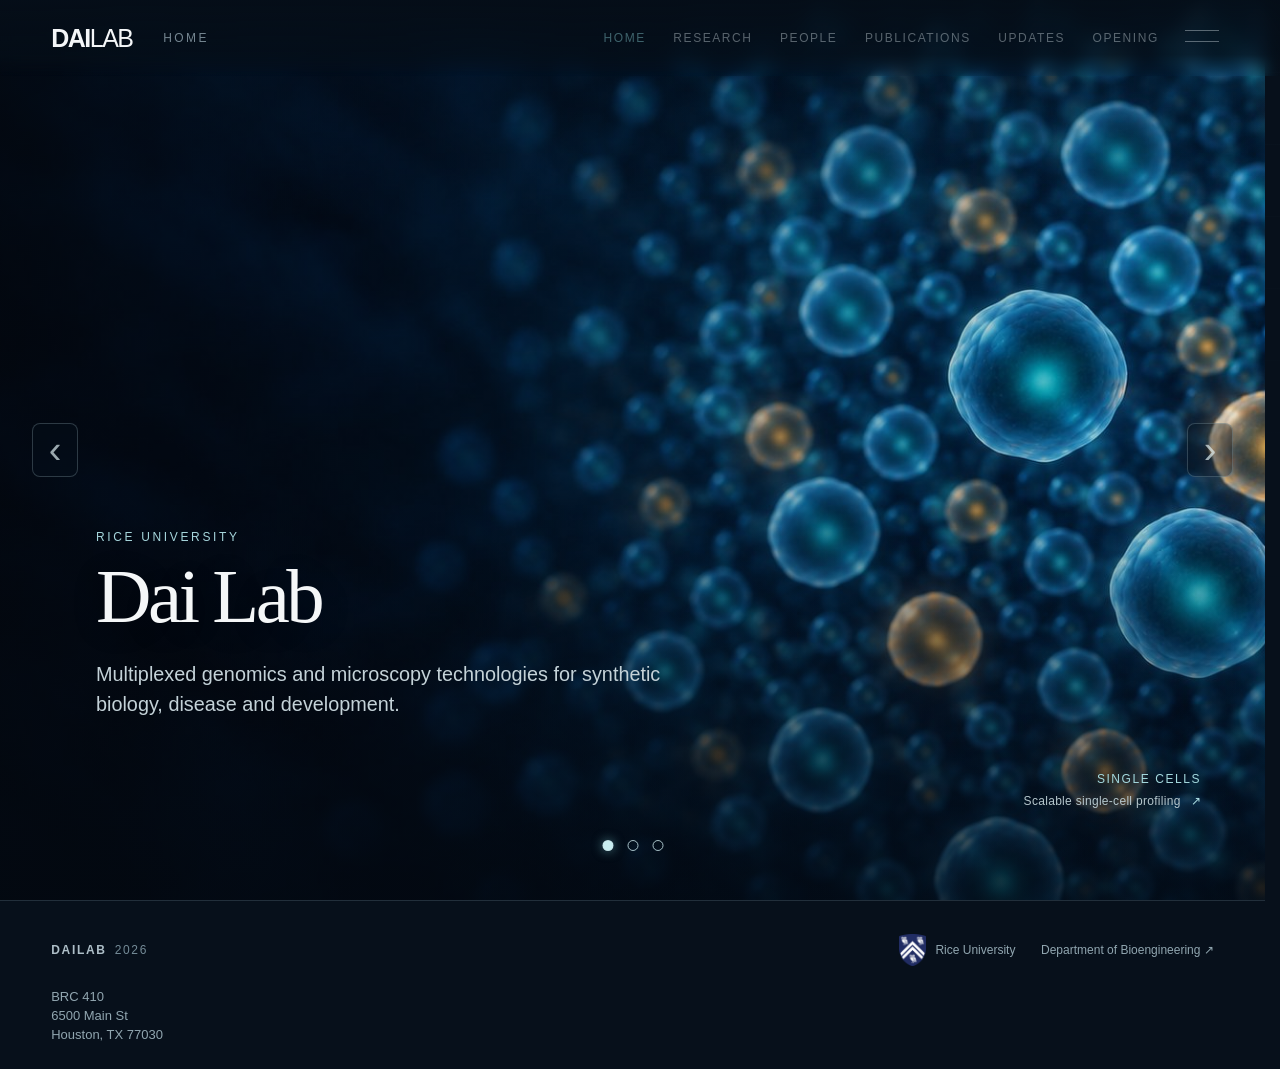
<file: index.html>
<!doctype html>
<html lang="en">
<head><script>try{if(sessionStorage.getItem('site-transition-in'))document.documentElement.classList.add('site-transition-in')}catch{}</script><meta charset="utf-8"><meta name="viewport" content="width=device-width,initial-scale=1"><title>Dai Lab</title><link rel="stylesheet" href="src/styles/directory.css?v=home-sketch-v75"><link rel="stylesheet" href="src/styles/directory-polish.css?v=home-sketch-v75"><link rel="stylesheet" href="src/styles/page-hero.css?v=shared-hero-v32"><link rel="stylesheet" href="src/styles/home.css?v=home-address-v88"><link rel="stylesheet" href="src/styles/site-nav.css?v=full-screen-v76"></head>
<body class="home-page"><a class="skip" href="#main">Skip to content</a>
<header><a class="brand" href="index.html">DAI<span>LAB</span></a><span class="page-label">HOME</span><nav class="primary-nav" aria-label="Primary navigation"><a data-nav-key="home" href="index.html" aria-current="page">Home</a><a data-nav-key="research" href="research.html">Research</a><a data-nav-key="people" href="people.html">People</a><a data-nav-key="publications" href="publications.html">Publications</a><a data-nav-key="updates" href="updates.html">Updates</a><a data-nav-key="opening" href="opening.html">Opening</a></nav><button class="menu-toggle" type="button" aria-label="Open website menu" aria-controls="master-menu" aria-expanded="false"><span></span><span></span></button></header>
<nav id="master-menu" class="master-menu" aria-label="More website navigation" hidden><a data-overflow-key="home" href="index.html" aria-current="page">Home</a><a data-overflow-key="research" href="research.html">Research</a><a data-overflow-key="people" href="people.html">People</a><a data-overflow-key="publications" href="publications.html">Publications</a><a data-overflow-key="updates" href="updates.html">Updates</a><a data-overflow-key="opening" href="opening.html">Opening</a><a class="menu-legacy" href="https://dai-lab.webflow.io/?stay=1">Prev. site ↗</a></nav>
<main id="main"><section class="home-stage" aria-labelledby="home-title"><div class="home-carousel" data-home-carousel data-interval="6500"><div class="home-slide is-active" aria-hidden="false"><img src="public/cms/research-2-152.jpg" alt="" fetchpriority="high"><span class="home-slide-shade" aria-hidden="true"></span><a class="home-slide-caption" href="research.html#compress-seq" aria-label="Explore Single Cells research" tabindex="0"><span>Single Cells</span><span>Scalable single-cell profiling</span><span class="home-slide-arrow" aria-hidden="true">↗</span></a></div><div class="home-slide" aria-hidden="true"><img src="public/cms/research-1-146.jpg" alt=""><span class="home-slide-shade" aria-hidden="true"></span><a class="home-slide-caption" href="research.html#prot-seq" aria-label="Explore Protein Seq. research" tabindex="-1"><span>Protein Seq.</span><span>Single-molecule protein sequencing</span><span class="home-slide-arrow" aria-hidden="true">↗</span></a></div><div class="home-slide" aria-hidden="true"><img src="public/cms/research-3-154.jpg" alt=""><span class="home-slide-shade" aria-hidden="true"></span><a class="home-slide-caption" href="research.html#cancer-atlas" aria-label="Explore Charting Cancer research" tabindex="-1"><span>Charting Cancer</span><span>Spatial cancer-immune atlas</span><span class="home-slide-arrow" aria-hidden="true">↗</span></a></div><button type="button" class="home-carousel-arrow home-carousel-prev" aria-label="Previous research image">‹</button><button type="button" class="home-carousel-arrow home-carousel-next" aria-label="Next research image">›</button></div><div class="home-intro"><p class="eyebrow page-hero-eyebrow">RICE UNIVERSITY</p><h1 id="home-title" class="page-hero-title">Dai Lab</h1><p class="home-deck">Multiplexed genomics and microscopy technologies for synthetic biology, disease and development.</p></div><div class="home-gallery-controls" aria-label="Choose research image"><button type="button" class="home-gallery-dot is-active" data-slide="0" aria-label="Show Single Cells" aria-pressed="true"></button><button type="button" class="home-gallery-dot" data-slide="1" aria-label="Show Protein Seq." aria-pressed="false"></button><button type="button" class="home-gallery-dot" data-slide="2" aria-label="Show Charting Cancer" aria-pressed="false"></button></div></section></main>
<footer class="site-footer"><a class="footer-home" href="index.html" aria-label="Dai Lab home">DAILAB <span>2026</span></a><div class="site-footer-links"><a class="rice-link" href="https://www.rice.edu/" target="_blank" rel="noopener"><img src="public/affiliations/rice-shield.png" alt=""><span>Rice University</span></a><a href="https://bioengineering.rice.edu/" target="_blank" rel="noopener">Department of Bioengineering ↗</a></div></footer><div class="home-address-strip"><address>BRC 410<br>6500 Main St<br>Houston, TX 77030</address></div>
<script src="src/components/site-menu.js?v=mobile-overlay-v94"></script><script src="src/components/home-carousel.js?v=carousel-arrows-v85"></script></body></html>
</file>
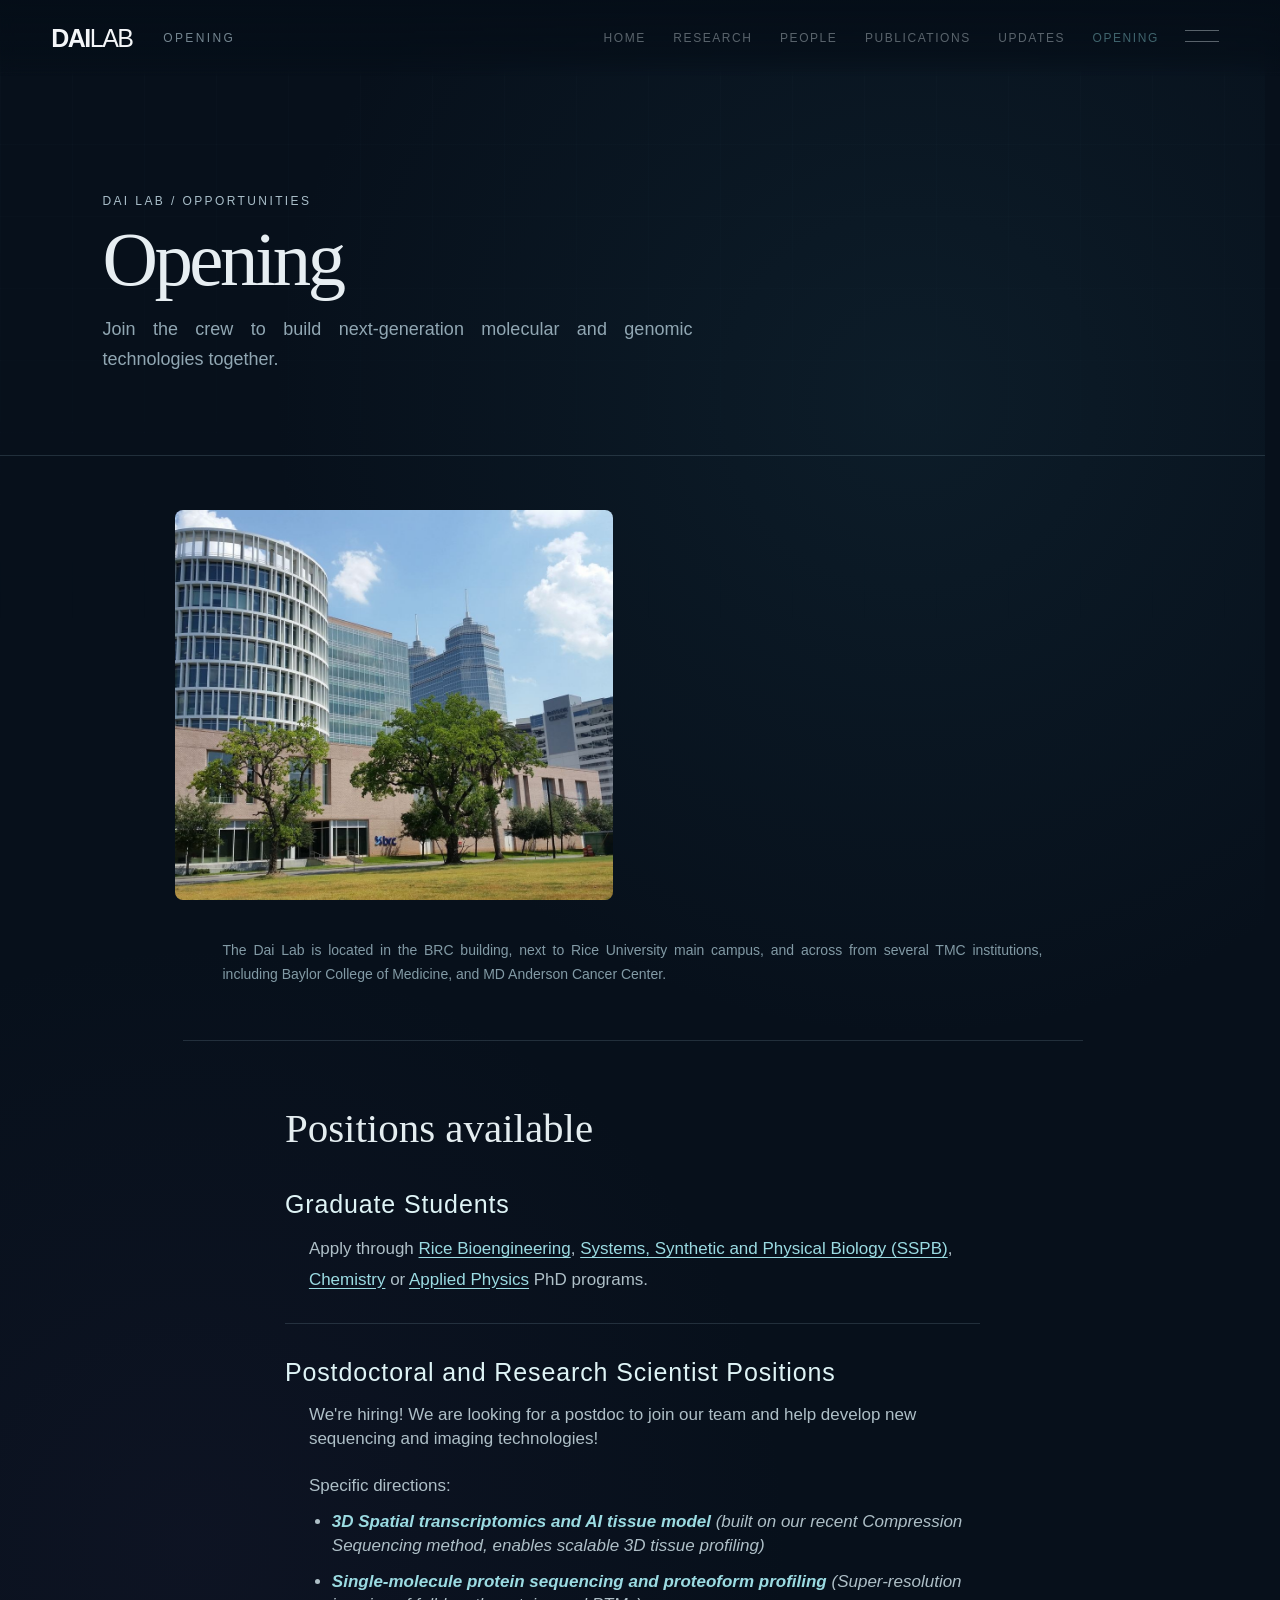
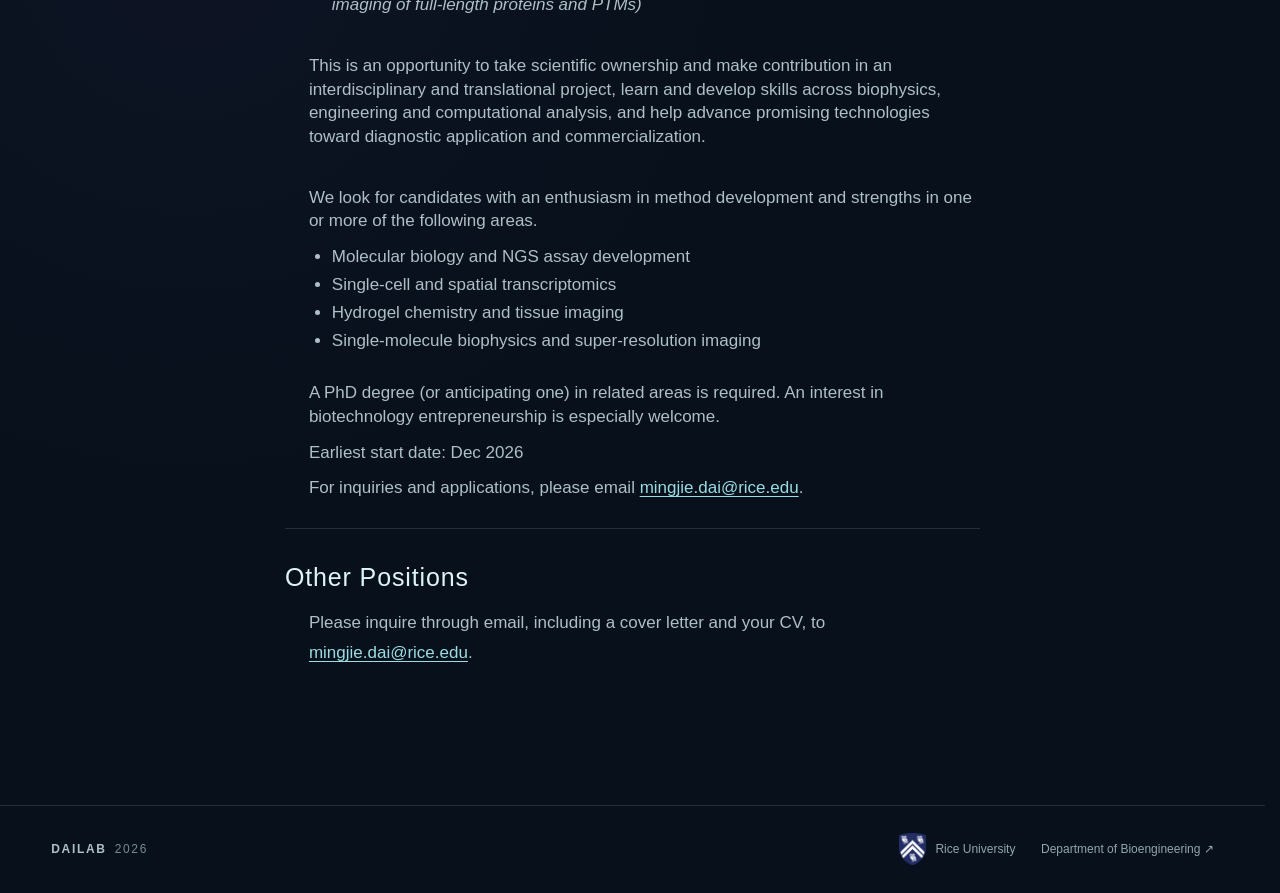
<file: opening.html>
<!doctype html>
<html lang="en">
<head><script>try{if(sessionStorage.getItem('site-transition-in'))document.documentElement.classList.add('site-transition-in')}catch{}</script><meta charset="utf-8"><meta name="viewport" content="width=device-width,initial-scale=1"><title>Opening · Dai Lab</title><link rel="stylesheet" href="src/styles/directory.css?v=research-breakpoint-v62"><link rel="stylesheet" href="src/styles/directory-polish.css?v=opening-independent-spacing-v97"><link rel="stylesheet" href="src/styles/page-hero.css?v=shared-hero-v32"><link rel="stylesheet" href="src/styles/site-nav.css?v=full-screen-v76"></head>
<body><a class="skip" href="#main">Skip to opening</a>
<header><a class="brand" href="index.html">DAI<span>LAB</span></a><span class="page-label">OPENING</span><nav class="primary-nav" aria-label="Primary navigation"><a data-nav-key="home" href="index.html">Home</a><a data-nav-key="research" href="research.html">Research</a><a data-nav-key="people" href="people.html">People</a><a data-nav-key="publications" href="publications.html">Publications</a><a data-nav-key="updates" href="updates.html">Updates</a><a data-nav-key="opening" href="opening.html" aria-current="page">Opening</a></nav><button class="menu-toggle" type="button" aria-label="Open website menu" aria-controls="master-menu" aria-expanded="false"><span></span><span></span></button></header>
<nav id="master-menu" class="master-menu" aria-label="More website navigation" hidden><a data-overflow-key="home" href="index.html">Home</a><a data-overflow-key="research" href="research.html">Research</a><a data-overflow-key="people" href="people.html">People</a><a data-overflow-key="publications" href="publications.html">Publications</a><a data-overflow-key="updates" href="updates.html">Updates</a><a data-overflow-key="opening" href="opening.html" aria-current="page">Opening</a><a class="menu-legacy" href="https://dai-lab.webflow.io/?stay=1">Prev. site ↗</a></nav>
<main id="main"><section class="directory-hero"><p class="eyebrow page-hero-eyebrow">DAI LAB / OPPORTUNITIES</p><h1 class="page-hero-title">Opening</h1><p class="page-hero-intro">Join the crew to build next-generation molecular and genomic technologies together.</p></section><section class="opening-location"><figure><img src="public/cms/opening-location-102.jpg" alt="BioScience Research Collaborative, home of the Dai Lab"></figure><iframe title="BRC Rice University" aria-label="BRC Rice University" loading="lazy" referrerpolicy="no-referrer-when-downgrade" src="https://www.google.com/maps?q=BRC%20Rice%20University&amp;ll=29.7110666,-95.4020411&amp;z=14&amp;output=embed"></iframe><p class="opening-location-note">The Dai Lab is located in the BRC building, next to Rice University main campus, and across from several TMC institutions, including Baylor College of Medicine, and MD Anderson Cancer Center.</p></section><section class="opening-content"><h2>Positions available</h2><div class="opening-sections"><article class="opening-section"><h3>Graduate Students</h3><div class="opening-richtext opening-spacing-relaxed"><p data-block-key="6821v">Apply through <a target="_blank" rel="noopener noreferrer" href="https://bioengineering.rice.edu/academics/phd-program">Rice Bioengineering</a>, <a target="_blank" rel="noopener noreferrer" href="https://sspb.rice.edu/">Systems, Synthetic and Physical Biology (SSPB)</a>, <a target="_blank" rel="noopener noreferrer" href="https://chemistry.rice.edu/graduate-program-overview">Chemistry</a> or <a target="_blank" rel="noopener noreferrer" href="https://appliedphysics.rice.edu/">Applied Physics</a> PhD programs.</p></div></article><article class="opening-section"><h3>Postdoctoral and Research Scientist Positions</h3><div class="opening-richtext opening-spacing-compact"><p data-block-key="r57az">We're hiring! We are looking for a postdoc to join our team and help develop new sequencing and imaging technologies!<br/><br/>Specific directions:</p><ul><li data-block-key="e5ud0"><b><i><span class="theme-color">3D Spatial transcriptomics and AI tissue model</span></i></b> <i>(built on our recent Compression Sequencing method, enables scalable 3D tissue profiling)</i></li><li data-block-key="a3n6e"><b><i><span class="theme-color">Single-molecule protein sequencing and proteoform profiling</span></i></b><i> (Super-resolution imaging of full-length proteins and PTMs)</i></li></ul><p class="richtext-spacer" aria-hidden="true">&nbsp;</p><p data-block-key="3a789">This is an opportunity to take scientific ownership and make contribution in an interdisciplinary and translational project, learn and develop skills across biophysics, engineering and computational analysis, and help advance promising technologies toward diagnostic application and commercialization.</p><p class="richtext-spacer" aria-hidden="true">&nbsp;</p><p data-block-key="2lv4u">We look for candidates with an enthusiasm in method development and strengths in one or more of the following areas.</p><ul><li data-space-after="4" data-block-key="6jji7">Molecular biology and NGS assay development</li><li data-space-after="4" data-block-key="5gvsh">Single-cell and spatial transcriptomics</li><li data-space-after="4" data-block-key="f5st6">Hydrogel chemistry and tissue imaging</li><li data-space-after="4" data-block-key="5lji2">Single-molecule biophysics and super-resolution imaging</li></ul><p class="richtext-spacer" aria-hidden="true">&nbsp;</p><p data-block-key="dpts4">A PhD degree (or anticipating one) in related areas is required. An interest in biotechnology entrepreneurship is especially welcome.<br/></p><p data-block-key="6qi50">Earliest start date: Dec 2026<br/></p><p data-block-key="6am9s">For inquiries and applications, please email <a target="_blank" rel="noopener noreferrer" href="mailto:mingjie.dai@rice.edu?subject=Application%20for%20Dai%20Lab">mingjie.dai@rice.edu</a>.</p></div></article><article class="opening-section"><h3>Other Positions</h3><div class="opening-richtext opening-spacing-relaxed"><p data-block-key="sntvt">Please inquire through email, including a cover letter and your CV, to <a target="_blank" rel="noopener noreferrer" href="mailto:mingjie.dai@rice.edu?subject=Application%20for%20Dai%20Lab">mingjie.dai@rice.edu</a>.</p></div></article></div></section></main>
<footer class="site-footer"><a class="footer-home" href="index.html" aria-label="Dai Lab home">DAILAB <span>2026</span></a><div class="site-footer-links"><a class="rice-link" href="https://www.rice.edu/" target="_blank" rel="noopener"><img src="public/affiliations/rice-shield.png" alt=""><span>Rice University</span></a><a href="https://bioengineering.rice.edu/" target="_blank" rel="noopener">Department of Bioengineering ↗</a></div></footer><script src="src/components/site-menu.js?v=mobile-overlay-v94"></script></body></html>
</file>
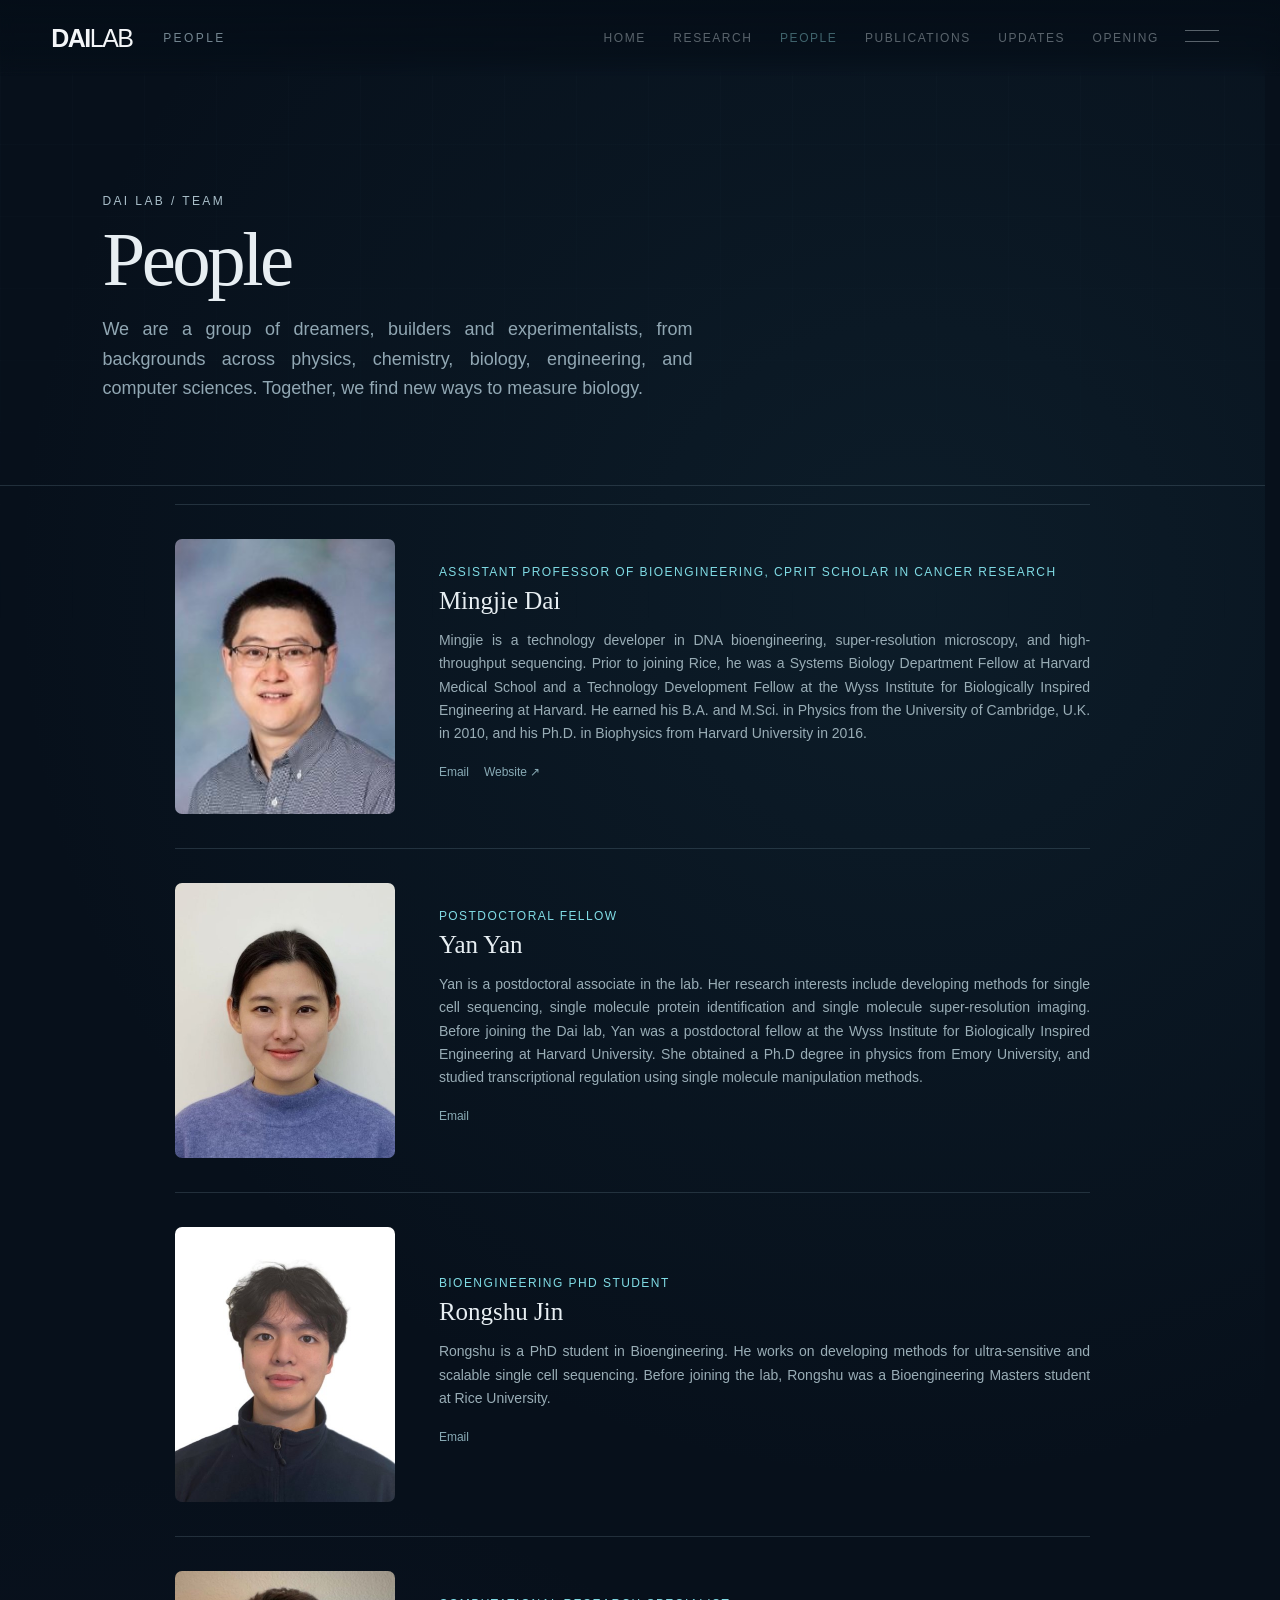
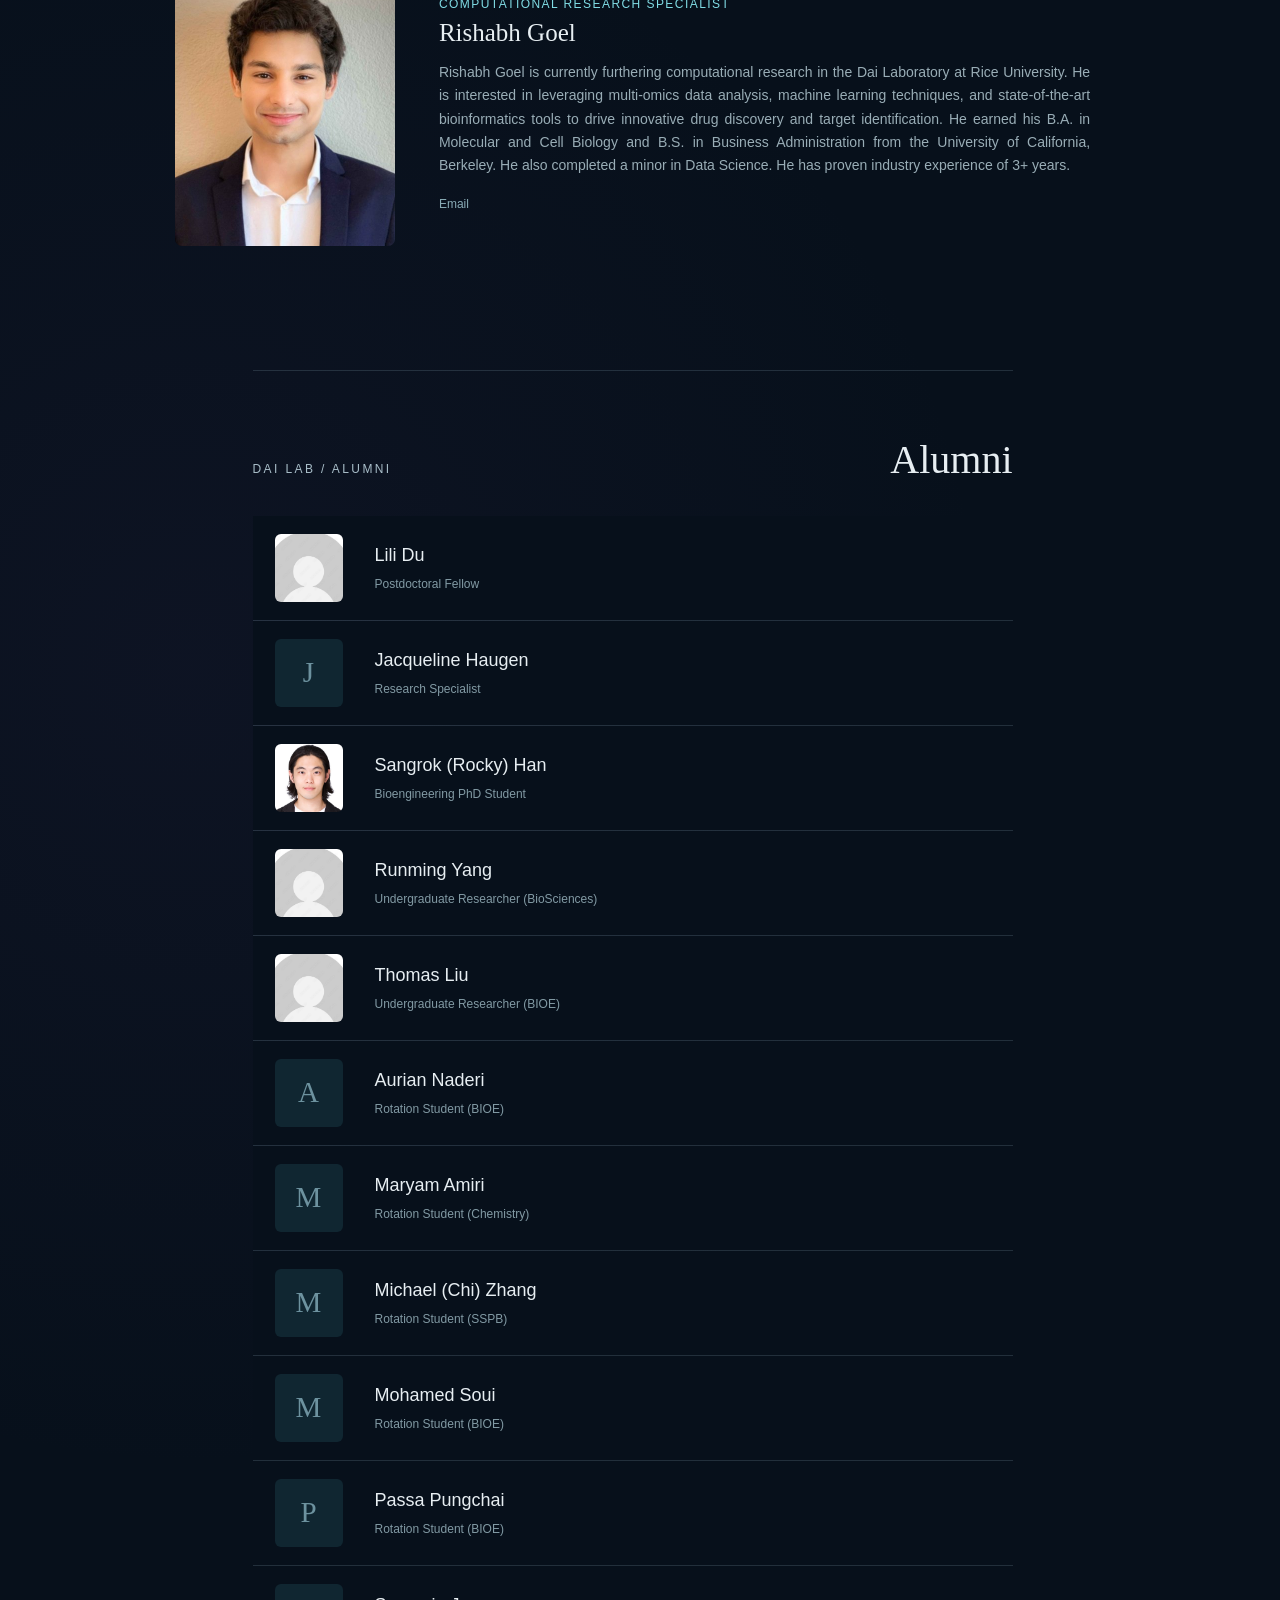
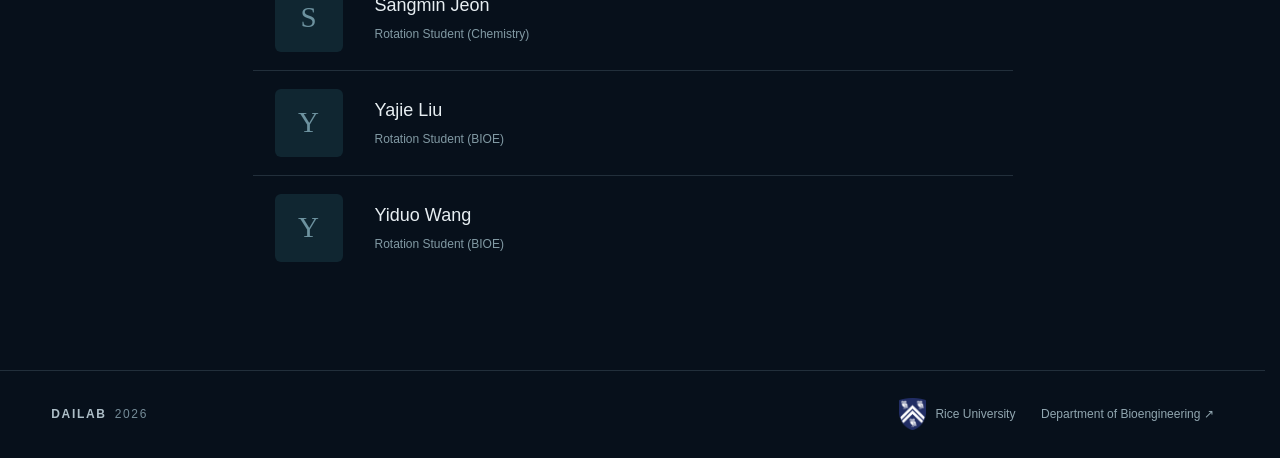
<file: people.html>
<!doctype html>
<html lang="en">
<head><script>try{if(sessionStorage.getItem('site-transition-in'))document.documentElement.classList.add('site-transition-in')}catch{}</script><meta charset="utf-8"><meta name="viewport" content="width=device-width,initial-scale=1"><title>People · Dai Lab</title><link rel="stylesheet" href="src/styles/directory.css?v=responsive-nav-v38"><link rel="stylesheet" href="src/styles/directory-polish.css?v=content-polish-v55"><link rel="stylesheet" href="src/styles/page-hero.css?v=shared-hero-v32"><link rel="stylesheet" href="src/styles/site-nav.css?v=full-screen-v76"></head>
<body><a class="skip" href="#main">Skip to people</a>
<header><a class="brand" href="index.html">DAI<span>LAB</span></a><span class="page-label">PEOPLE</span><nav class="primary-nav" aria-label="Primary navigation"><a data-nav-key="home" href="index.html">Home</a><a data-nav-key="research" href="research.html">Research</a><a data-nav-key="people" href="people.html" aria-current="page">People</a><a data-nav-key="publications" href="publications.html">Publications</a><a data-nav-key="updates" href="updates.html">Updates</a><a data-nav-key="opening" href="opening.html">Opening</a></nav><button class="menu-toggle" type="button" aria-label="Open website menu" aria-controls="master-menu" aria-expanded="false"><span></span><span></span></button></header>
<nav id="master-menu" class="master-menu" aria-label="More website navigation" hidden><a data-overflow-key="home" href="index.html">Home</a><a data-overflow-key="research" href="research.html">Research</a><a data-overflow-key="people" href="people.html" aria-current="page">People</a><a data-overflow-key="publications" href="publications.html">Publications</a><a data-overflow-key="updates" href="updates.html">Updates</a><a data-overflow-key="opening" href="opening.html">Opening</a><a class="menu-legacy" href="https://dai-lab.webflow.io/?stay=1">Prev. site ↗</a></nav>
<main id="main">
  <section class="directory-hero"><p class="eyebrow page-hero-eyebrow">DAI LAB / TEAM</p><h1 class="page-hero-title">People</h1><p class="page-hero-intro">We are a group of dreamers, builders and experimentalists, from backgrounds across physics, chemistry, biology, engineering, and computer sciences. Together, we find new ways to measure biology.</p></section>
  <section class="people-grid">
    <article class="person-card photo-standard aspect-portrait">
      <div class="person-photo-frame"><img src="public/cms/person-7-portrait-79.jpg" alt="Portrait of Mingjie Dai" loading="lazy"></div>
      <div class="person-copy"><p class="role">Assistant Professor of Bioengineering, CPRIT Scholar in Cancer Research</p><h2>Mingjie Dai</h2><p class="bio">Mingjie is a technology developer in DNA bioengineering, super-resolution microscopy, and high-throughput sequencing. Prior to joining Rice, he was a Systems Biology Department Fellow at Harvard Medical School and a Technology Development Fellow at the Wyss Institute for Biologically Inspired Engineering at Harvard. He earned his B.A. and M.Sci. in Physics from the University of Cambridge, U.K. in 2010, and his Ph.D. in Biophysics from Harvard University in 2016.</p><p class="person-links"><a href="mailto:mingjie.dai@rice.edu">Email</a><a href="https://profiles.rice.edu/faculty/mingjie-dai" target="_blank" rel="noopener">Website ↗</a></p></div>
    </article><article class="person-card photo-standard aspect-portrait">
      <div class="person-photo-frame"><img src="public/cms/person-16-portrait-80.jpg" alt="Portrait of Yan Yan" loading="lazy"></div>
      <div class="person-copy"><p class="role">Postdoctoral Fellow</p><h2>Yan Yan</h2><p class="bio">Yan is a postdoctoral associate in the lab. Her research interests include developing methods for single cell sequencing, single molecule protein identification and single molecule super-resolution imaging. Before joining the Dai lab, Yan was a postdoctoral fellow at the Wyss Institute for Biologically Inspired Engineering at Harvard University. She obtained a Ph.D degree in physics from Emory University, and studied transcriptional regulation using single molecule manipulation methods.</p><p class="person-links"><a href="mailto:yy110@rice.edu">Email</a></p></div>
    </article><article class="person-card photo-standard aspect-portrait">
      <div class="person-photo-frame"><img src="public/cms/person-18-portrait-98.jpg" alt="Portrait of Rongshu Jin" loading="lazy"></div>
      <div class="person-copy"><p class="role">Bioengineering PhD Student</p><h2>Rongshu Jin</h2><p class="bio">Rongshu is a PhD student in Bioengineering. He works on developing methods for ultra-sensitive and scalable single cell sequencing. Before joining the lab, Rongshu was a Bioengineering Masters student at Rice University.</p><p class="person-links"><a href="mailto:rj58@rice.edu">Email</a></p></div>
    </article><article class="person-card photo-standard aspect-portrait">
      <div class="person-photo-frame"><img src="public/cms/person-10-portrait-97.jpg" alt="Portrait of Rishabh Goel" loading="lazy"></div>
      <div class="person-copy"><p class="role">Computational Research Specialist</p><h2>Rishabh Goel</h2><p class="bio">Rishabh Goel is currently furthering computational research in the Dai Laboratory at Rice University. He is interested in leveraging multi-omics data analysis, machine learning techniques, and state-of-the-art bioinformatics tools to drive innovative drug discovery and target identification. He earned his B.A. in Molecular and Cell Biology and B.S. in Business Administration from the University of California, Berkeley. He also completed a minor in Data Science. He has proven industry experience of 3+ years.</p><p class="person-links"><a href="mailto:rg108@rice.edu">Email</a></p></div>
    </article>
  </section>
  <section class="alumni-section" id="alumni"><div class="section-heading"><p class="eyebrow">DAI LAB / ALUMNI</p><h2>Alumni</h2></div><div class="alumni-grid">
    <article class="alumni-card"><img src="public/cms/person-4-portrait-83.jpg" alt="" loading="lazy"><div><h3>Lili Du</h3><p>Postdoctoral Fellow</p></div></article><article class="alumni-card"><span class="alumni-initial" aria-hidden="true">J</span><div><h3>Jacqueline Haugen</h3><p>Research Specialist</p></div></article><article class="alumni-card"><img src="public/cms/person-13-portrait-84.jpg" alt="" loading="lazy"><div><h3>Sangrok (Rocky) Han</h3><p>Bioengineering PhD Student</p></div></article><article class="alumni-card"><img src="public/cms/person-11-portrait-85.jpg" alt="" loading="lazy"><div><h3>Runming Yang</h3><p>Undergraduate Researcher (BioSciences)</p></div></article><article class="alumni-card"><img src="public/cms/person-14-portrait-86.jpg" alt="" loading="lazy"><div><h3>Thomas Liu</h3><p>Undergraduate Researcher (BIOE)</p></div></article><article class="alumni-card"><span class="alumni-initial" aria-hidden="true">A</span><div><h3>Aurian Naderi</h3><p>Rotation Student (BIOE)</p></div></article><article class="alumni-card"><span class="alumni-initial" aria-hidden="true">M</span><div><h3>Maryam Amiri</h3><p>Rotation Student (Chemistry)</p></div></article><article class="alumni-card"><span class="alumni-initial" aria-hidden="true">M</span><div><h3>Michael (Chi) Zhang</h3><p>Rotation Student (SSPB)</p></div></article><article class="alumni-card"><span class="alumni-initial" aria-hidden="true">M</span><div><h3>Mohamed Soui</h3><p>Rotation Student (BIOE)</p></div></article><article class="alumni-card"><span class="alumni-initial" aria-hidden="true">P</span><div><h3>Passa Pungchai</h3><p>Rotation Student (BIOE)</p></div></article><article class="alumni-card"><span class="alumni-initial" aria-hidden="true">S</span><div><h3>Sangmin Jeon</h3><p>Rotation Student (Chemistry)</p></div></article><article class="alumni-card"><span class="alumni-initial" aria-hidden="true">Y</span><div><h3>Yajie Liu</h3><p>Rotation Student (BIOE)</p></div></article><article class="alumni-card"><span class="alumni-initial" aria-hidden="true">Y</span><div><h3>Yiduo Wang</h3><p>Rotation Student (BIOE)</p></div></article>
  </div></section>
</main>
<footer class="site-footer"><a class="footer-home" href="index.html" aria-label="Dai Lab home">DAILAB <span>2026</span></a><div class="site-footer-links"><a class="rice-link" href="https://www.rice.edu/" target="_blank" rel="noopener"><img src="public/affiliations/rice-shield.png" alt=""><span>Rice University</span></a><a href="https://bioengineering.rice.edu/" target="_blank" rel="noopener">Department of Bioengineering ↗</a></div></footer>
<script src="src/components/site-menu.js?v=mobile-overlay-v94"></script></body></html>
</file>
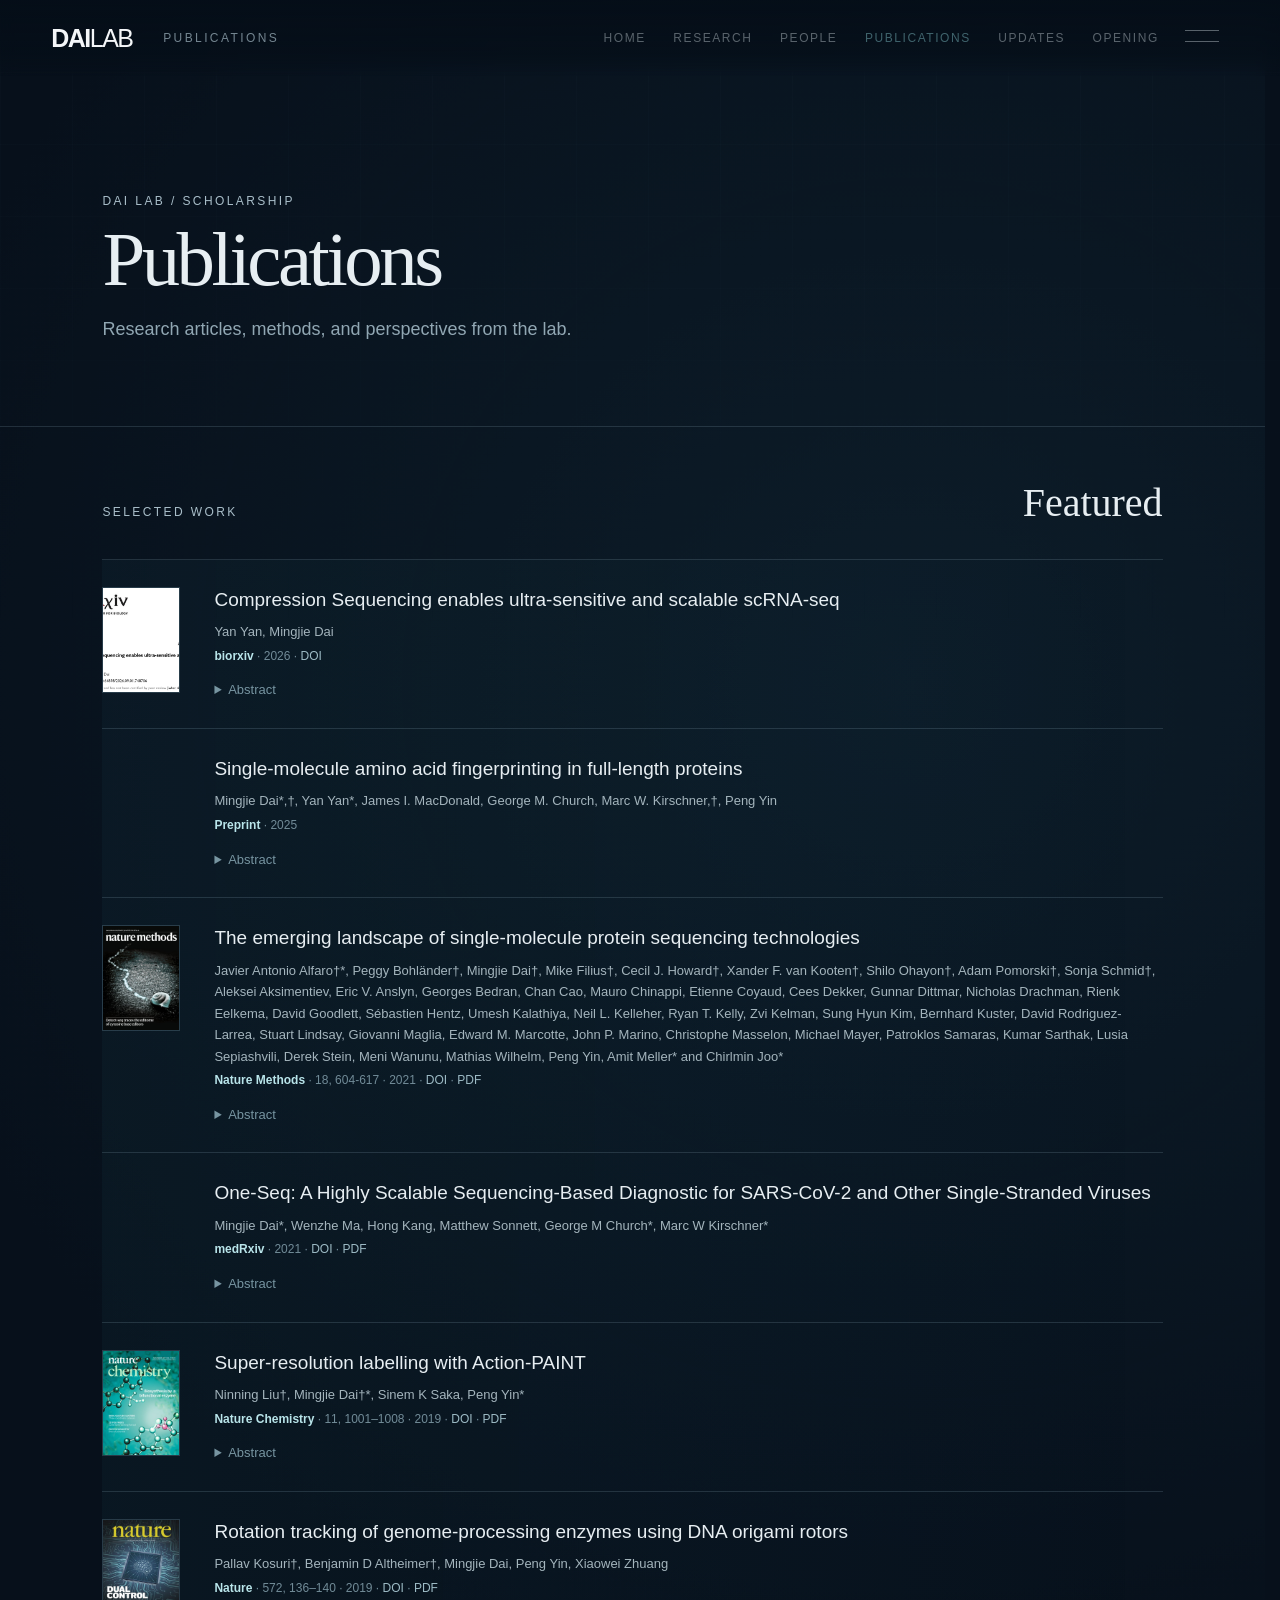
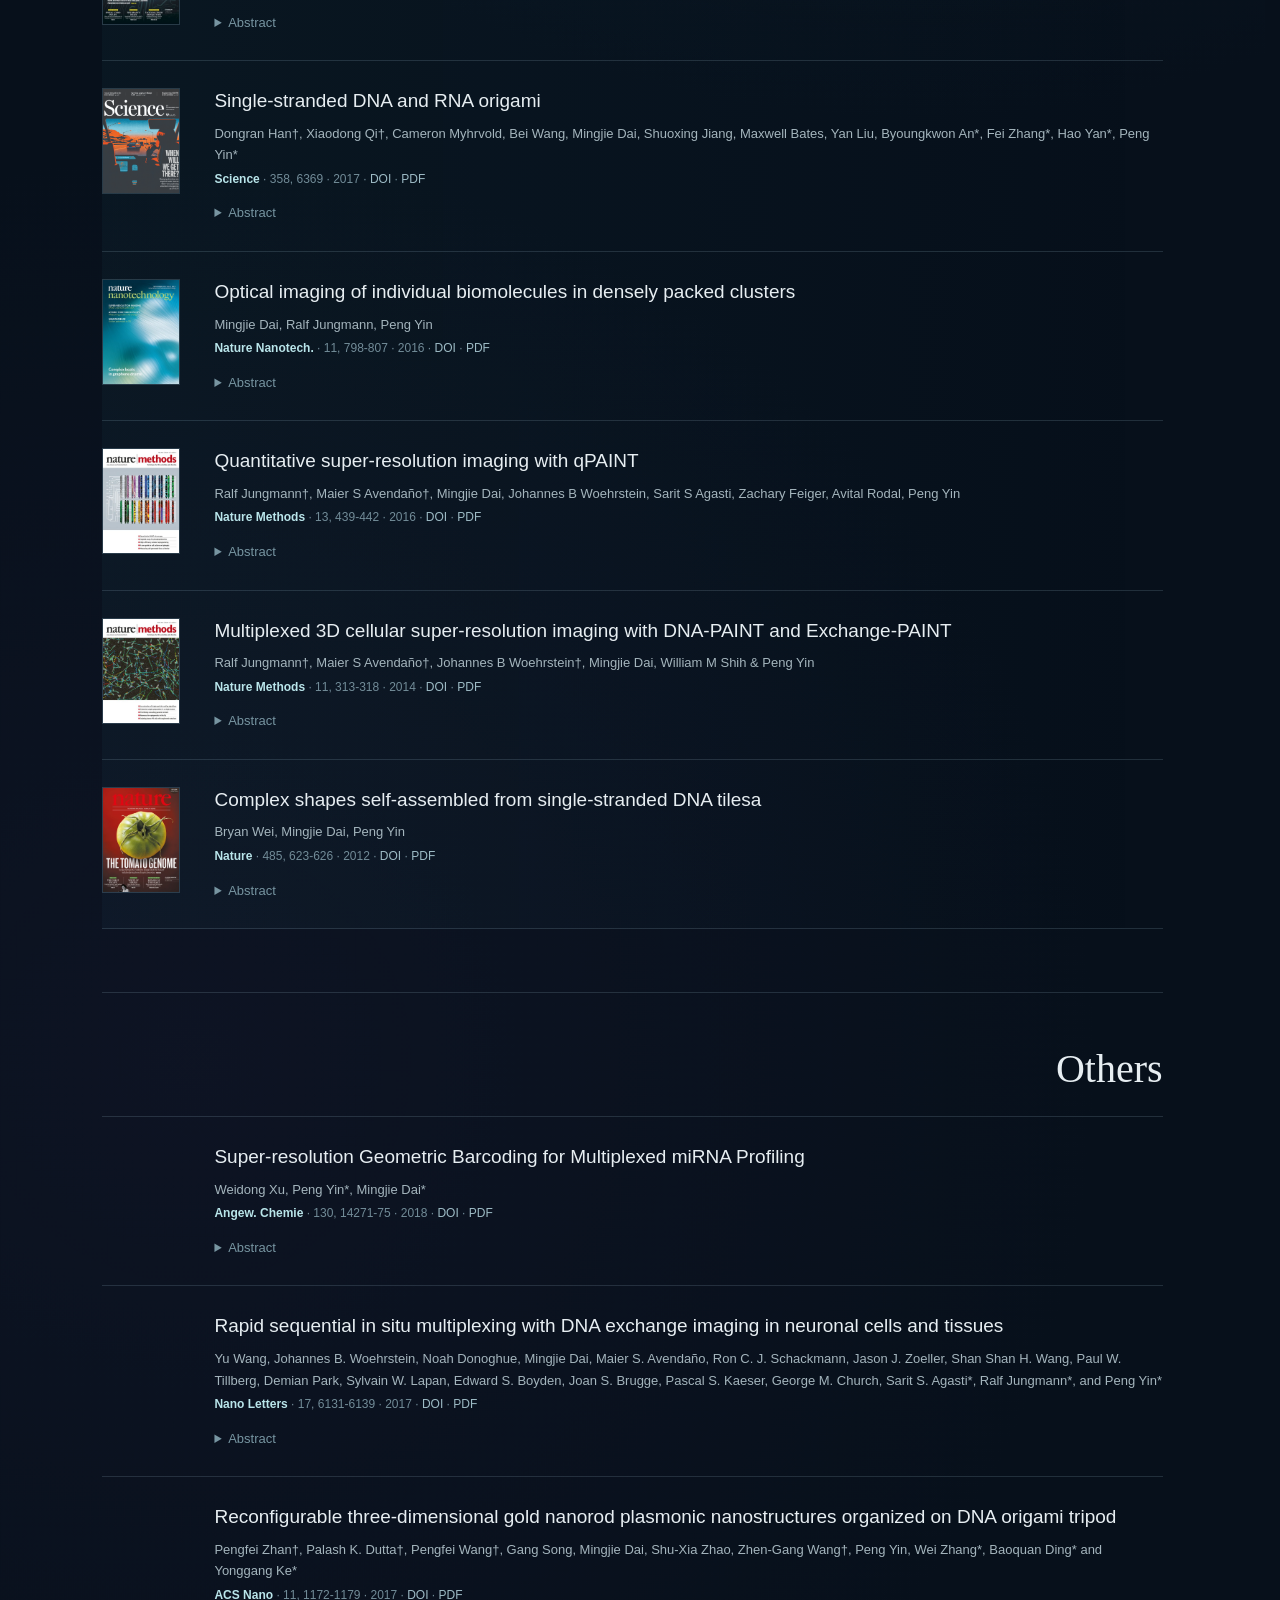
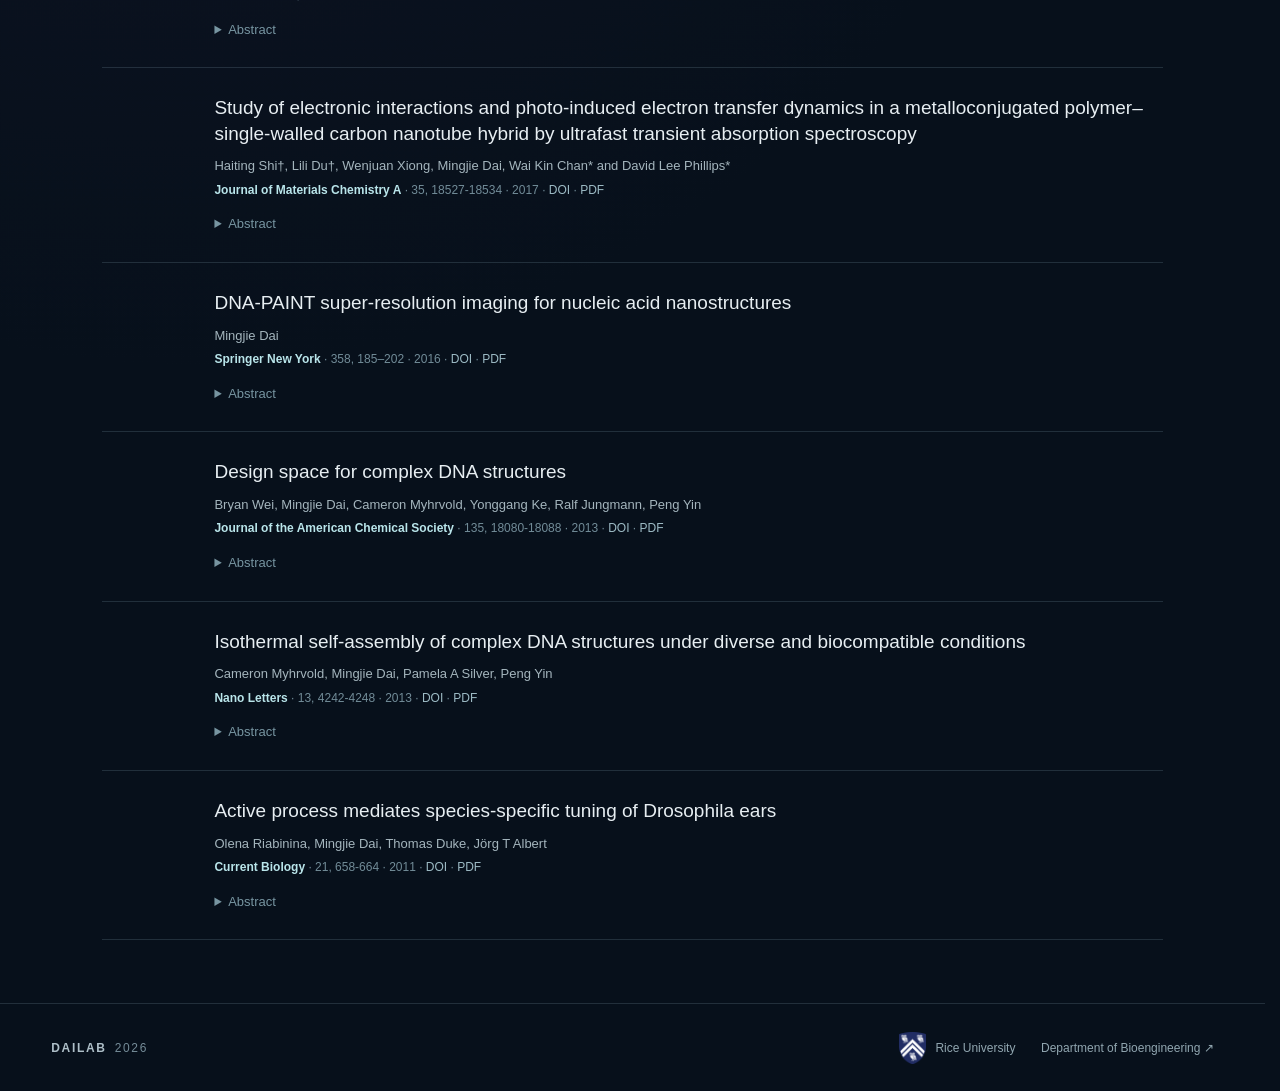
<file: publications.html>
<!doctype html>
<html lang="en">
<head><script>try{if(sessionStorage.getItem('site-transition-in'))document.documentElement.classList.add('site-transition-in')}catch{}</script><meta charset="utf-8"><meta name="viewport" content="width=device-width,initial-scale=1"><title>Publications · Dai Lab</title><link rel="stylesheet" href="src/styles/directory.css?v=responsive-nav-v38"><link rel="stylesheet" href="src/styles/directory-polish.css?v=content-polish-v55"><link rel="stylesheet" href="src/styles/page-hero.css?v=shared-hero-v32"><link rel="stylesheet" href="src/styles/site-nav.css?v=full-screen-v76"></head>
<body><a class="skip" href="#main">Skip to publications</a>
<header><a class="brand" href="index.html">DAI<span>LAB</span></a><span class="page-label">PUBLICATIONS</span><nav class="primary-nav" aria-label="Primary navigation"><a data-nav-key="home" href="index.html">Home</a><a data-nav-key="research" href="research.html">Research</a><a data-nav-key="people" href="people.html">People</a><a data-nav-key="publications" href="publications.html" aria-current="page">Publications</a><a data-nav-key="updates" href="updates.html">Updates</a><a data-nav-key="opening" href="opening.html">Opening</a></nav><button class="menu-toggle" type="button" aria-label="Open website menu" aria-controls="master-menu" aria-expanded="false"><span></span><span></span></button></header>
<nav id="master-menu" class="master-menu" aria-label="More website navigation" hidden><a data-overflow-key="home" href="index.html">Home</a><a data-overflow-key="research" href="research.html">Research</a><a data-overflow-key="people" href="people.html">People</a><a data-overflow-key="publications" href="publications.html" aria-current="page">Publications</a><a data-overflow-key="updates" href="updates.html">Updates</a><a data-overflow-key="opening" href="opening.html">Opening</a><a class="menu-legacy" href="https://dai-lab.webflow.io/?stay=1">Prev. site ↗</a></nav>
<main id="main">
  <section class="directory-hero"><p class="eyebrow page-hero-eyebrow">DAI LAB / SCHOLARSHIP</p><h1 class="page-hero-title">Publications</h1><p class="page-hero-intro">Research articles, methods, and perspectives from the lab.</p></section>
  <section class="publication-section featured-section"><div class="section-heading"><p class="eyebrow">SELECTED WORK</p><h2>Featured</h2></div><div class="publication-flat-list">
    <article id="publication-18" class="publication-card featured has-cover"><span class="publication-year-column" aria-hidden="true">2026</span><div class="publication-thumb"><img src="public/cms/publication-18-cover-52.jpg" alt="Cover image for biorxiv" loading="lazy"></div><div><h3><a href="https://www.biorxiv.org/content/10.64898/2026.09.01.748706v1" target="_blank" rel="noopener">Compression Sequencing enables ultra-sensitive and scalable scRNA-seq</a></h3><p class="authors">Yan Yan, Mingjie Dai</p><p class="citation"><cite>biorxiv</cite> · 2026 · <a href="https://doi.org/10.64898/2026.09.01.748706" target="_blank" rel="noopener">DOI</a></p><details><summary>Abstract</summary><p>Current sequencing methods are inefficient and bottlenecked by repeated sampling of highly abundant molecules, which dominate sequencing reads, limit assay throughput and sensitivity for rare targets. For example, single-cell RNA sequencing (scRNA-seq) can profile up to millions of cells, but remains severely constrained by sequencing cost, resulting in shallow gene coverage and high dropout rate. Here we report an information science-inspired method, “Compression Sequencing”, that tackles this fundamental inefficiency and enables highly improved (&gt;100x) sequencing power. Our method works by performing an accurate and unbiased logarithmic transform on molecular abundances over a wide (5 logs) dynamic range, thus suppressing high-abundance targets and enriching rare ones, while maintaining quantitative accuracy. Applied to scRNA-seq libraries, our method allows ultra-sensitive detection of low-abundance transcripts (2-5x more UMIs), ultra-low sequencing cost (200x reduction), preserves accurate cell types and differential expression analysis over a 500-2,000 gene panel. In AML clinical samples, Compression Sequencing reproduces clinical diagnosis and additionally allows transcriptomic profiling at affordable cost (est. $10 per sample). Our approach thus enables ultra-sensitive and scalable single-cell analysis for large-scale functional genomics studies, drug discovery screens, AI cell model training, as well as affordable single-cell disease diagnostics.</p></details></div></article><article id="publication-19" class="publication-card featured"><span class="publication-year-column" aria-hidden="true">2025</span><div><h3>Single-molecule amino acid fingerprinting in full-length proteins</h3><p class="authors">Mingjie Dai*,†, Yan Yan*, James I. MacDonald, George M. Church,
Marc W. Kirschner,†, Peng Yin</p><p class="citation"><cite>Preprint</cite> · 2025</p><details><summary>Abstract</summary><p>Accurate single-molecule profiling of the proteome is critical for biomedical research and clinical diagnostics. Mass spectrometry-based methods, as the current gold standard, does not provide sufficient molecular sensitivity. Recent single-molecule protein profiling methods, based on fluorescence imaging or nanopore sensing, have demonstrated high-throughput peptide profiling and discrimination of a small number of proteins, but are limited to short and relatively simple proteins, and constrained by signal deconvolution difficulties. A general single-molecule protein sequencing (SMPS) approach that is accurate, applicable to intact, full-length proteins, and robust to complex sequence and higher-order structures remains challenging. Here we report a new approach based on specific amino acid labelling and qPAINT single-molecule fluorescence microscopy, that establishes an accurate protein fingerprint for highthroughput single-molecule profiling, in large, full-length proteins. We developed a method for highefficiency (95%) and high-specificity conjugation of DNA oligo on lysine residues in large, intact proteins, that is robust to complex sequence or protein higher-order structures. qPAINT imaging showed highly accurate and precise single-molecule fingerprinting (11% CV on single molecules, 0.8 lysine count error) across a wide range of molecular weight (14 - 300 kDa) and &gt;2 logs of dynamic range in lysine content (from 1 to 113 lysine residues), and achieved accurate single-molecule protein identification and profiling in a complex (five-target) mixture sample. With further development and more extensive amino acid coverage, we envision that such a method will enable accurate analysis of protein isoforms, PTM patterns, and lead to high-throughput, single-molecule protein profiling, thus achieving the ultimate goal of deep single-cell proteomics.</p></details></div></article><article id="publication-17" class="publication-card featured has-cover"><span class="publication-year-column" aria-hidden="true">2021</span><div class="publication-thumb"><img src="public/cms/publication-17-cover-14.jpg" alt="Cover image for Nature Methods" loading="lazy"></div><div><h3><a href="https://www.nature.com/articles/s41592-021-01143-1" target="_blank" rel="noopener">The emerging landscape of single-molecule protein sequencing technologies</a></h3><p class="authors">Javier Antonio Alfaro†*, Peggy Bohländer†, Mingjie Dai†, Mike Filius†, Cecil J. Howard†, Xander F. van Kooten†, Shilo Ohayon†, Adam Pomorski†, Sonja Schmid†, Aleksei Aksimentiev, Eric V. Anslyn, Georges Bedran, Chan Cao, Mauro Chinappi, Etienne Coyaud, Cees Dekker, Gunnar Dittmar, Nicholas Drachman, Rienk Eelkema, David Goodlett, Sébastien Hentz, Umesh Kalathiya, Neil L. Kelleher, Ryan T. Kelly, Zvi Kelman, Sung Hyun Kim, Bernhard Kuster, David Rodriguez-Larrea, Stuart Lindsay, Giovanni Maglia, Edward M. Marcotte, John P. Marino, Christophe Masselon, Michael Mayer, Patroklos Samaras, Kumar Sarthak, Lusia Sepiashvili, Derek Stein, Meni Wanunu, Mathias Wilhelm, Peng Yin, Amit Meller* and Chirlmin Joo*</p><p class="citation"><cite>Nature Methods</cite> · 18, 604-617 · 2021 · <a href="https://doi.org/10.1038/s41592-021-01143-1" target="_blank" rel="noopener">DOI</a> · <a href="https://uploads-ssl.webflow.com/6555a345cedb9df7c293c1c1/65564c48fab2f3989a5eba66_10.1038%3As41592-021-01143-1.pdf" target="_blank" rel="noopener">PDF</a></p><details><summary>Abstract</summary><p>Single-cell profiling methods have had a profound impact on the understanding of cellular heterogeneity. While genomes and transcriptomes can be explored at the single-cell level, single-cell profiling of proteomes is not yet established. Here we describe new single-molecule protein sequencing and identification technologies alongside innovations in mass spectrometry that will eventually enable broad sequence coverage in single-cell profiling. These technologies will in turn facilitate biological discovery and open new avenues for ultrasensitive disease diagnostics.</p></details></div></article><article id="publication-7" class="publication-card featured"><span class="publication-year-column" aria-hidden="true">2021</span><div><h3><a href="https://www.medrxiv.org/content/10.1101/2021.04.12.21253357v1" target="_blank" rel="noopener">One-Seq: A Highly Scalable Sequencing-Based Diagnostic for SARS-CoV-2 and Other Single-Stranded Viruses</a></h3><p class="authors">Mingjie Dai*, Wenzhe Ma, Hong Kang, Matthew Sonnett, George M Church*, Marc W Kirschner*</p><p class="citation"><cite>medRxiv</cite> · 2021 · <a href="https://doi.org/10.1101/2021.04.12.21253357" target="_blank" rel="noopener">DOI</a> · <a href="https://uploads-ssl.webflow.com/6555a345cedb9df7c293c1c1/65580ec57e6e462fc4112297_2022%20One-seq%20draft%20145b.pdf" target="_blank" rel="noopener">PDF</a></p><details><summary>Abstract</summary><p>The management of pandemics such as COVID-19 requires highly scalable and sensitive viral diagnostics, together with variant identification. Next-generation sequencing (NGS) has many attractive features for highly multiplexed testing, however current sequencing-based methods are limited in throughput by early processing steps on individual samples (e.g. RNA extraction and PCR amplification). Here we report a new method, “One-Seq”, that eliminates the current bottlenecks in scalability by enabling early pooling of samples, before any extraction or amplification steps. To enable early pooling, we developed a one-pot reaction for efficient reverse transcription (RT) and upfront barcoding in extraction-free clinical samples, and a “protector” strategy in which carefully designed competing oligonucleotides prevent barcode crosstalk and preserve detection of the high dynamic range of viral load in clinical samples. This method is highly sensitive, achieving a limit of detection (LoD) down to 2.5 genome copy equivalent (gce) in contrived RT samples, 10 gce in multiplexed sequencing, and 2-5 gce with multi-primer detection, suggesting an LoD of 200-500 gce/ml for clinical testing. In clinical specimens, One-Seq showed quantitative viral detection against clinical Ct values with 6 logs of linear dynamic range and detection of SARS-CoV-2 positive samples down to ∼360 gce/ml. In addition, One-Seq reports a number of hotspot viral mutations at equal scalability at no extra cost. Scaling up One-Seq would allow a throughput of 100,000-1,000,000 tests per day per single clinical lab, at an estimated amortized reagent cost of $1.5 per test and turn-around time of 7.5-15 hr.</p></details></div></article><article id="publication-15" class="publication-card featured has-cover"><span class="publication-year-column" aria-hidden="true">2019</span><div class="publication-thumb"><img src="public/cms/publication-15-cover-15.jpg" alt="Cover image for Nature Chemistry" loading="lazy"></div><div><h3><a href="https://www.nature.com/articles/s41557-019-0325-7" target="_blank" rel="noopener">Super-resolution labelling with Action-PAINT</a></h3><p class="authors">Ninning Liu†, Mingjie Dai†*, Sinem K Saka, Peng Yin*</p><p class="citation"><cite>Nature Chemistry</cite> · 11, 1001–1008 · 2019 · <a href="https://doi.org/10.1038/s41557-019-0325-7" target="_blank" rel="noopener">DOI</a> · <a href="https://uploads-ssl.webflow.com/6555a345cedb9df7c293c1c1/655655c934184f508bebb1ec_Super-resolution%20labelling%20with%20Action-PAINT.pdf" target="_blank" rel="noopener">PDF</a></p><details><summary>Abstract</summary><p>Recent advances in localization-based super-resolution microscopy have enabled researchers to visualize single molecular features down to individual molecular components (~5 nm), but do not yet allow manipulation of single-molecule targets in a user-prescribed, context-dependent manner. Here we report an &#x27;Action-PAINT&#x27; (PAINT, point accumulation for imaging in nanoscale topography) strategy for super-resolution labelling upon visualization on single molecules. This approach monitors and localizes DNA binding events in real time with DNA-PAINT, and upon visualization of binding to a desired location, photo-crosslinks the DNA to affix the molecular label. We showed the efficiency of 3-cyanovinylcarbazole nucleoside photo-inducible crosslinking on single molecular targets and developed a software package for real-time super-resolution imaging and crosslinking control. We then benchmarked our super-resolution labelling method on synthetic DNA nanostructures and demonstrated targeted multipoint labelling on various complex patterns with 30 nm selectivity. Finally, we performed targeted in situ labelling on fixed microtubule samples with a 40 nm target size and custom-controlled, subdiffraction spacing.</p></details></div></article><article id="publication-12" class="publication-card featured has-cover"><span class="publication-year-column" aria-hidden="true">2019</span><div class="publication-thumb"><img src="public/cms/publication-12-cover-16.jpg" alt="Cover image for Nature" loading="lazy"></div><div><h3><a href="https://www.nature.com/articles/s41586-019-1397-7" target="_blank" rel="noopener">Rotation tracking of genome-processing enzymes using DNA origami rotors</a></h3><p class="authors">Pallav Kosuri†, Benjamin D Altheimer†, Mingjie Dai, Peng Yin, Xiaowei Zhuang</p><p class="citation"><cite>Nature</cite> · 572, 136–140 · 2019 · <a href="https://doi.org/10.1038/s41586-019-1397-7" target="_blank" rel="noopener">DOI</a> · <a href="https://uploads-ssl.webflow.com/6555a345cedb9df7c293c1c1/65565778c1ba40b81509578b_Rotation%20tracking%20of%20genome-processing%20enzymes%20using%20DNA%20origami%20rotors.pdf" target="_blank" rel="noopener">PDF</a></p><details><summary>Abstract</summary><p>Many genome-processing reactions, such as transcription, replication and repair, generate DNA rotation. Methods that directly measure DNA rotation, including rotor bead tracking, angular optical trap, and magnetic tweezers have helped unravel the action mechanisms of a range of genome-processing enzymes, such as RNA polymerase (RNAP), gyrase, viral DNA packaging motor, and DNA recombination enzymes. However, despite the potential of rotation measurements to transform our understanding of genome-processing reactions, measuring DNA rotation remains a difficult task. The time resolution of existing methods is insufficient to track rotation induced by many enzymes under physiological conditions, and the measurement throughput is typically low. Here we introduce Origami-Rotor-Based Imaging and Tracking (ORBIT), a method that uses fluorescently labeled DNA origami rotors to track DNA rotation at the single-molecule level with millisecond time resolution. We used ORBIT to track DNA rotation resulted from unwinding by RecBCD, a helicase involved in DNA repair, and transcription by RNAP. We characterized a series of events during RecBCD-induced DNA unwinding, including initiation, processive translocation, pausing and backtracking, and revealed an initiation mechanism that involves reversible, ATP-independent DNA unwinding and engagement of the RecB motor. During transcription by RNAP, we directly observed rotational steps corresponding to single-base-pair unwinding. We envision ORBIT will enable studies of a wide range of protein-DNA interactions.</p></details></div></article><article id="publication-13" class="publication-card featured has-cover"><span class="publication-year-column" aria-hidden="true">2017</span><div class="publication-thumb"><img src="public/cms/publication-13-cover-17.jpg" alt="Cover image for Science" loading="lazy"></div><div><h3><a href="https://www.science.org/doi/full/10.1126/science.aao2648" target="_blank" rel="noopener">Single-stranded DNA and RNA origami</a></h3><p class="authors">Dongran Han†, Xiaodong Qi†, Cameron Myhrvold, Bei Wang, Mingjie Dai, Shuoxing Jiang, Maxwell Bates, Yan Liu, Byoungkwon An*, Fei Zhang*, Hao Yan*, Peng Yin*</p><p class="citation"><cite>Science</cite> · 358, 6369 · 2017 · <a href="https://doi.org/10.1126/science.aao2648" target="_blank" rel="noopener">DOI</a> · <a href="https://uploads-ssl.webflow.com/6555a345cedb9df7c293c1c1/655659dcf0c122f700913d00_Single-stranded%20DNA%20and%20RNA%20origami.pdf" target="_blank" rel="noopener">PDF</a></p><details><summary>Abstract</summary><p>Self-folding of an information-carrying polymer into a defined structure is foundational to biology and offers attractive potential as a synthetic strategy. Although multicomponent self-assembly has produced complex synthetic nanostructures, unimolecular folding has seen limited progress. We describe a framework to design and synthesize a single DNA or RNA strand to self-fold into a complex yet unknotted structure that approximates an arbitrary user-prescribed shape. We experimentally construct diverse multikilobase single-stranded structures, including a ~10,000-nucleotide (nt) DNA structure and a ~6000-nt RNA structure. We demonstrate facile replication of the strand in vitro and in living cells. The work here thus establishes unimolecular folding as a general strategy for constructing complex and replicable nucleic acid nanostructures, and expands the design space and material scalability for bottom-up nanotechnology.</p></details></div></article><article id="publication-8" class="publication-card featured has-cover"><span class="publication-year-column" aria-hidden="true">2016</span><div class="publication-thumb"><img src="public/cms/publication-8-cover-18.jpg" alt="Cover image for Nature Nanotech." loading="lazy"></div><div><h3><a href="https://www.nature.com/articles/nnano.2016.95" target="_blank" rel="noopener">Optical imaging of individual biomolecules in densely packed clusters</a></h3><p class="authors">Mingjie Dai, Ralf Jungmann, Peng Yin</p><p class="citation"><cite>Nature Nanotech.</cite> · 11, 798-807 · 2016 · <a href="https://doi.org/10.1038/nnano.2016.95" target="_blank" rel="noopener">DOI</a> · <a href="https://uploads-ssl.webflow.com/6555a345cedb9df7c293c1c1/6556c6ac953116a1d1b5efe9_Optical%20imaging%20of%20individual%20biomolecules%20in%20densely%20packed%20clusters.pdf" target="_blank" rel="noopener">PDF</a></p><details><summary>Abstract</summary><p>Recent advances in fluorescence super-resolution microscopy have allowed subcellular features and synthetic nanostructures down to 10-20 nm in size to be imaged. However, the direct optical observation of individual molecular targets (∼5 nm) in a densely packed biomolecular cluster remains a challenge. Here, we show that such discrete molecular imaging is possible using DNA-PAINT (points accumulation for imaging in nanoscale topography)-a super-resolution fluorescence microscopy technique that exploits programmable transient oligonucleotide hybridization-on synthetic DNA nanostructures. We examined the effects of a high photon count, high blinking statistics and an appropriate blinking duty cycle on imaging quality, and developed a software-based drift correction method that achieves &lt;1 nm residual drift (root mean squared) over hours. This allowed us to image a densely packed triangular lattice pattern with ∼5 nm point-to-point distance and to analyse the DNA origami structural offset with ångström-level precision (2 Å) from single-molecule studies. By combining the approach with multiplexed exchange-PAINT imaging, we further demonstrated an optical nanodisplay with 5 × 5 nm pixel size and three distinct colours with &lt;1 nm cross-channel registration accuracy.</p></details></div></article><article id="publication-9" class="publication-card featured has-cover"><span class="publication-year-column" aria-hidden="true">2016</span><div class="publication-thumb"><img src="public/cms/publication-9-cover-19.jpg" alt="Cover image for Nature Methods" loading="lazy"></div><div><h3><a href="https://www.nature.com/articles/nmeth.3804" target="_blank" rel="noopener">Quantitative super-resolution imaging with qPAINT</a></h3><p class="authors">Ralf Jungmann†, Maier S Avendaño†, Mingjie Dai, Johannes B Woehrstein, Sarit S Agasti, Zachary Feiger, Avital Rodal, Peng Yin</p><p class="citation"><cite>Nature Methods</cite> · 13, 439-442 · 2016 · <a href="https://doi.org/10.1038/nmeth.3804" target="_blank" rel="noopener">DOI</a> · <a href="https://uploads-ssl.webflow.com/6555a345cedb9df7c293c1c1/6556c8a264ca0dea545c5b04_Quantitative%20super-resolution%20imaging%20with%20qPAINT.pdf" target="_blank" rel="noopener">PDF</a></p><details><summary>Abstract</summary><p>Counting molecules in complexes is challenging, even with super-resolution microscopy. Here, we use the programmable and specific binding of dye-labeled DNA probes to count integer numbers of targets. This method, called quantitative points accumulation in nanoscale topography (qPAINT), works independently of dye photophysics for robust counting with high precision and accuracy over a wide dynamic range. qPAINT was benchmarked on DNA nanostructures and demonstrated for cellular applications by quantifying proteins in situ and the number of single-molecule FISH probes bound to an mRNA target.</p></details></div></article><article id="publication-6" class="publication-card featured has-cover"><span class="publication-year-column" aria-hidden="true">2014</span><div class="publication-thumb"><img src="public/cms/publication-6-cover-20.jpg" alt="Cover image for Nature Methods" loading="lazy"></div><div><h3><a href="https://www.nature.com/articles/nmeth.2835" target="_blank" rel="noopener">Multiplexed 3D cellular super-resolution imaging with DNA-PAINT and Exchange-PAINT</a></h3><p class="authors">Ralf Jungmann†, Maier S Avendaño†, Johannes B Woehrstein†, Mingjie Dai, William M Shih &amp; Peng Yin</p><p class="citation"><cite>Nature Methods</cite> · 11, 313-318 · 2014 · <a href="https://doi.org/10.1038/nmeth.2835" target="_blank" rel="noopener">DOI</a> · <a href="https://uploads-ssl.webflow.com/6555a345cedb9df7c293c1c1/6556caabea55d6513e7467d1_Multiplexed%203D%20cellular%20super-resolution%20imaging%20with%20DNA-PAINT%20and%20Exchange-PAINT.pdf" target="_blank" rel="noopener">PDF</a></p><details><summary>Abstract</summary><p>Super-resolution fluorescence microscopy is a powerful tool for biological research, but obtaining multiplexed images for a large number of distinct target species remains challenging. Here we use the transient binding of short fluorescently labeled oligonucleotides (DNA-PAINT, a variation of point accumulation for imaging in nanoscale topography) for simple and easy-to-implement multiplexed super-resolution imaging that achieves sub-10-nm spatial resolution in vitro on synthetic DNA structures. We also report a multiplexing approach (Exchange-PAINT) that allows sequential imaging of multiple targets using only a single dye and a single laser source. We experimentally demonstrate ten-color super-resolution imaging in vitro on synthetic DNA structures as well as four-color two-dimensional (2D) imaging and three-color 3D imaging of proteins in fixed cells.</p></details></div></article><article id="publication-2" class="publication-card featured has-cover"><span class="publication-year-column" aria-hidden="true">2012</span><div class="publication-thumb"><img src="public/cms/publication-2-cover-21.jpg" alt="Cover image for Nature" loading="lazy"></div><div><h3><a href="https://www.nature.com/articles/nature11075" target="_blank" rel="noopener">Complex shapes self-assembled from single-stranded DNA tilesa</a></h3><p class="authors">Bryan Wei, Mingjie Dai, Peng Yin</p><p class="citation"><cite>Nature</cite> · 485, 623-626 · 2012 · <a href="https://doi.org/10.1038/nature11075" target="_blank" rel="noopener">DOI</a> · <a href="https://uploads-ssl.webflow.com/6555a345cedb9df7c293c1c1/6557b6d389eac5f48f7016c3_complex%20self%20assembly%20(1).pdf" target="_blank" rel="noopener">PDF</a></p><details><summary>Abstract</summary><p>Programmed self-assembly of strands of nucleic acid has proved highly effective for creating a wide range of structures with desired shapes. A particularly successful implementation is DNA origami, in which a long scaffold strand is folded by hundreds of short auxiliary strands into a complex shape. Modular strategies are in principle simpler and more versatile and have been used to assemble DNA or RNA tiles into periodic and algorithmic two-dimensional lattices, extended ribbons and tubes three-dimensional crystals, polyhedra and simple finite two-dimensional shapes. But creating finite yet complex shapes from a large number of uniquely addressable tiles remains challenging. Here we solve this problem with the simplest tile form, a ‘single-stranded tile’ (SST) that consists of a 42-base strand of DNA composed entirely of concatenated sticky ends and that binds to four local neighbours during self-assembly. Although ribbons and tubes with controlled circumferences have been created using the SST approach, we extend it to assemble complex two-dimensional shapes and tubes from hundreds (in some cases more than one thousand) distinct tiles. Our main design feature is a self-assembled rectangle that serves as a molecular canvas, with each of its constituent SST strands—folded into a 3 nm-by-7 nm tile and attached to four neighbouring tiles—acting as a pixel. A desired shape, drawn on the canvas, is then produced by one-pot annealing of all those strands that correspond to pixels covered by the target shape; the remaining strands are excluded. We implement the strategy with a master strand collection that corresponds to a 310-pixel canvas, and then use appropriate strand subsets to construct 107 distinct and complex two-dimensional shapes, thereby establishing SST assembly as a simple, modular and robust framework for constructing nanostructures with prescribed shapes from short synthetic DNA strands.</p></details></div></article>
  </div></section>
  <section class="publication-section"><div class="section-heading section-heading-end"><h2>Others</h2></div><div class="publication-flat-list">
    <article id="publication-16" class="publication-card"><span class="publication-year-column" aria-hidden="true">2018</span><div><h3><a href="https://onlinelibrary.wiley.com/doi/abs/10.1002/ange.201807956" target="_blank" rel="noopener">Super‐resolution Geometric Barcoding for Multiplexed miRNA Profiling</a></h3><p class="authors">Weidong Xu, Peng Yin*, Mingjie Dai*</p><p class="citation"><cite>Angew. Chemie</cite> · 130, 14271-75 · 2018 · <a href="https://doi.org/https://doi.org/10.1002/ange.201807956" target="_blank" rel="noopener">DOI</a> · <a href="https://uploads-ssl.webflow.com/6555a345cedb9df7c293c1c1/65580e1757c432bd2bb9e07f_2019%20Angwandte%20miRNA.pdf" target="_blank" rel="noopener">PDF</a></p><details><summary>Abstract</summary><p>Numquam quia qui voluptate iusto recusandae saepe voluptas velit.
Maiores voluptatum eos reprehenderit vitae necessitatibus qui quo vel ullam.
Dolor occaecati officiis repellat quae cumque quaerat vitae.
Aut et odio ex neque cupiditate fa</p></details></div></article><article id="publication-10" class="publication-card"><span class="publication-year-column" aria-hidden="true">2017</span><div><h3><a href="https://pubs.acs.org/doi/abs/10.1021/acs.nanolett.7b02716" target="_blank" rel="noopener">Rapid sequential in situ multiplexing with DNA exchange imaging in neuronal cells and tissues</a></h3><p class="authors">Yu Wang, Johannes B. Woehrstein, Noah Donoghue, Mingjie Dai, Maier S. Avendaño, Ron C. J. Schackmann, Jason J. Zoeller, Shan Shan H. Wang, Paul W. Tillberg, Demian Park, Sylvain W. Lapan, Edward S. Boyden, Joan S. Brugge, Pascal S. Kaeser, George M. Church, Sarit S. Agasti*, Ralf Jungmann*, and Peng Yin*</p><p class="citation"><cite>Nano Letters</cite> · 17, 6131-6139 · 2017 · <a href="https://doi.org/10.1021/acs.nanolett.7b02716" target="_blank" rel="noopener">DOI</a> · <a href="https://uploads-ssl.webflow.com/6555a345cedb9df7c293c1c1/6556a452c41b98f86da8be50_Rapid%20Sequential%20in%20Situ%20Multiplexing.pdf" target="_blank" rel="noopener">PDF</a></p><details><summary>Abstract</summary><p>To decipher the molecular mechanisms of biological function, it is critical to map the molecular composition of individual cells or even more importantly tissue samples in the context of their biological environment in situ. Immunofluorescence (IF) provides specific labeling for molecular profiling. However, conventional IF methods have finite multiplexing capabilities due to spectral overlap of the fluorophores. Various sequential imaging methods have been developed to circumvent this spectral limit but are not widely adopted due to the common limitation of requiring multirounds of slow (typically over 2 h at room temperature to overnight at 4 °C in practice) immunostaining. We present here a practical and robust method, which we call DNA Exchange Imaging (DEI), for rapid in situ spectrally unlimited multiplexing. This technique overcomes speed restrictions by allowing for single-round immunostaining with DNA-barcoded antibodies, followed by rapid (less than 10 min) buffer exchange of fluorophore-bearing DNA imager strands. The programmability of DEI allows us to apply it to diverse microscopy platforms (with Exchange Confocal, Exchange-SIM, Exchange-STED, and Exchange-PAINT demonstrated here) at multiple desired resolution scales (from ∼300 nm down to sub-20 nm). We optimized and validated the use of DEI in complex biological samples, including primary neuron cultures and tissue sections. These results collectively suggest DNA exchange as a versatile, practical platform for rapid, highly multiplexed in situ imaging, potentially enabling new applications ranging from basic science, to drug discovery, and to clinical pathology.</p></details></div></article><article id="publication-11" class="publication-card"><span class="publication-year-column" aria-hidden="true">2017</span><div><h3><a href="https://pubs.acs.org/doi/epdf/10.1021/acsnano.6b06861" target="_blank" rel="noopener">Reconfigurable three-dimensional gold nanorod plasmonic nanostructures organized on DNA origami tripod</a></h3><p class="authors">Pengfei Zhan†, Palash K. Dutta†, Pengfei Wang†, Gang Song, Mingjie Dai, Shu-Xia Zhao, Zhen-Gang Wang†, Peng Yin, Wei Zhang*, Baoquan Ding* and Yonggang Ke*</p><p class="citation"><cite>ACS Nano</cite> · 11, 1172-1179 · 2017 · <a href="https://doi.org/10.1021/acsnano.6b06861" target="_blank" rel="noopener">DOI</a> · <a href="https://uploads-ssl.webflow.com/6555a345cedb9df7c293c1c1/6556a4f3f380ecad95165a19_Reconfigurable%20Three-Dimensional%20GoldNanorod.pdf" target="_blank" rel="noopener">PDF</a></p><details><summary>Abstract</summary><p>Distinct electromagnetic properties can emerge from the three-dimensional (3D) configuration of a plasmonic nanostructure. Furthermore, the reconfiguration of a dynamic plasmonic nanostructure, driven by physical or chemical stimuli, may generate a tailored plasmonic response. In this work, we constructed a 3D reconfigurable plasmonic nanostructure with controllable, reversible conformational transformation using bottom-up DNA self-assembly. Three gold nanorods (AuNRs) were positioned onto a reconfigurable DNA origami tripod. The internanorod angle and distance were precisely tuned through operating the origami tripod by toehold-mediated strand displacement. The transduction of conformational change manifested into a controlled shift of the plasmonic resonance peak, which was studied by dark-field microscopy, and agrees well with electrodynamic calculations. This new 3D plasmonic nanostructure not only provides a method to study the plasmonic resonance of AuNRs at prescribed 3D conformations but also demonstrates that DNA origami can serve as a general self-assembly platform for constructing various 3D reconfigurable plasmonic nanostructures with customized optical properties.</p></details></div></article><article id="publication-14" class="publication-card"><span class="publication-year-column" aria-hidden="true">2017</span><div><h3><a href="https://pubs.rsc.org/en/content/articlelanding/2017/ta/c7ta02753b/unauth" target="_blank" rel="noopener">Study of electronic interactions and photo-induced electron transfer dynamics in a metalloconjugated polymer–single-walled carbon nanotube hybrid by ultrafast transient absorption spectroscopy</a></h3><p class="authors">Haiting Shi†, Lili Du†, Wenjuan Xiong, Mingjie Dai, Wai Kin Chan* and David Lee Phillips*</p><p class="citation"><cite>Journal of Materials Chemistry A</cite> · 35, 18527-18534 · 2017 · <a href="https://doi.org/10.1039/C7TA02753B" target="_blank" rel="noopener">DOI</a> · <a href="https://uploads-ssl.webflow.com/6555a345cedb9df7c293c1c1/6557b2c35e13b00b9e8798f4_2017%20J%20Mat.%20Chem.%20electron%20transfer.pdf" target="_blank" rel="noopener">PDF</a></p><details><summary>Abstract</summary><p>Regioregular poly(thiophene) functionalized with pendant photosensitizing ruthenium complexes was synthesized. The conjugated polymer serves dual functions as a dispersant for single-walled carbon nanotubes (SWCNTs) and also as a photosensitizer. SWCNTs can be dispersed effectively by the polymer, and the polymer/SWCNT hybrid dispersion obtained was stable for months. Raman spectroscopic results showed that there was no structural damage or defects present in SWCNTs after the functionalization process and SWCNTs with both small (0.9 nm) and large (1.6 nm) diameter can be dispersed. Transmission electron microscopy revealed the presence of polymers on the SWCNT surface. The dynamics of the photo-induced electron transfer process between the ruthenium sensitizers and SWCNTs was probed by femtosecond transient absorption spectroscopy. Rapid electron injection from the ruthenium sensitizers to SWCNTs with a time constant of 167 ps was observed. By using this synthesis approach, it is possible to incorporate different types of sensitizers in one polymer chain so as to fine-tune the absorption spectra, and a new light harvesting system can be developed by coupling the polymer with SWCNTs.</p></details></div></article><article id="publication-3" class="publication-card"><span class="publication-year-column" aria-hidden="true">2016</span><div><h3><a href="https://link.springer.com/protocol/10.1007/978-1-4939-6454-3_13" target="_blank" rel="noopener">DNA-PAINT super-resolution imaging for nucleic acid nanostructures</a></h3><p class="authors">Mingjie Dai</p><p class="citation"><cite>Springer New York</cite> · 358, 185–202 · 2016 · <a href="https://doi.org/10.1007/978-1-4939-6454-3_13" target="_blank" rel="noopener">DOI</a> · <a href="https://uploads-ssl.webflow.com/6555a345cedb9df7c293c1c1/6557b2e3cbafb6ea744c172c_2017%20DNA-PAINT%20chapter.pdf" target="_blank" rel="noopener">PDF</a></p><details><summary>Abstract</summary><p>Far-field super-resolution fluorescence microscopy has allowed observation of biomolecular and synthetic nanoscale systems with features on the nanometre scale, with chemical specificity and multiplexing capability. DNA-PAINT (DNA-based point accumulation for imaging in nanoscale topography) is a super-resolution method that exploits programmable transient hybridization between short oligonucleotide strands, and allows multiplexed, single-molecule, single-label visualization with down to ~5-10 nm resolution. DNA-PAINT provides a method for structural characterisation of nucleic acid nanostructures with high spatial resolution and single-strand visibility.</p></details></div></article><article id="publication-4" class="publication-card"><span class="publication-year-column" aria-hidden="true">2013</span><div><h3><a href="https://pubs.acs.org/doi/abs/10.1021/ja4062294" target="_blank" rel="noopener">Design space for complex DNA structures</a></h3><p class="authors">Bryan Wei, Mingjie Dai, Cameron Myhrvold, Yonggang Ke, Ralf Jungmann, Peng Yin</p><p class="citation"><cite>Journal of the American Chemical Society</cite> · 135, 18080-18088 · 2013 · <a href="https://doi.org/10.1021/ja4062294" target="_blank" rel="noopener">DOI</a> · <a href="https://uploads-ssl.webflow.com/6555a345cedb9df7c293c1c1/6556d92bb782fecf57a161c6_wei-et-al-2013-design-space-for-complex-dna-structures.pdf" target="_blank" rel="noopener">PDF</a></p><details><summary>Abstract</summary><p>Nucleic acids have emerged as effective materials for assembling complex nanoscale structures. To tailor the structures to function optimally for particular applications, a broad structural design space is desired. Despite the many discrete and extended structures demonstrated in the past few decades, the design space remains to be fully explored. In particular, the complex finite-sized structures produced to date have been typically based on a small number of structural motifs. Here, we perform a comprehensive study of the design space for complex DNA structures, using more than 30 distinct motifs derived from single-stranded tiles. These motifs self-assemble to form structures with diverse strand weaving patterns and specific geometric properties, such as curvature and twist. We performed a systematic study to control and characterize the curvature of the structures, and constructed a flat structure with a corrugated strand pattern. The work here reveals the broadness of the design space for complex DNA nanostructures.</p></details></div></article><article id="publication-5" class="publication-card"><span class="publication-year-column" aria-hidden="true">2013</span><div><h3><a href="https://pubs.acs.org/doi/full/10.1021/nl4019512" target="_blank" rel="noopener">Isothermal self-assembly of complex DNA structures under diverse and biocompatible conditions</a></h3><p class="authors">Cameron Myhrvold, Mingjie Dai, Pamela A Silver, Peng Yin</p><p class="citation"><cite>Nano Letters</cite> · 13, 4242-4248 · 2013 · <a href="https://doi.org/10.1021/nl4019512" target="_blank" rel="noopener">DOI</a> · <a href="https://uploads-ssl.webflow.com/6555a345cedb9df7c293c1c1/6556d9ee06fc2abb8a779b55_Isothermal%20Self-Assembly%20of%20Complex%20DNA%20Structures%20under%20Diverseand%20Biocompatible%20Conditions.pdf" target="_blank" rel="noopener">PDF</a></p><details><summary>Abstract</summary><p>Nucleic acid nanotechnology has enabled researchers to construct a wide range of multidimensional structures in vitro. Until recently, most DNA-based structures were assembled by thermal annealing using high magnesium concentrations and nonphysiological environments. Here, we describe a DNA self-assembly system that can be tuned to form a complex target structure isothermally at any prescribed temperature or homogeneous condition within a wide range. We were able to achieve isothermal assembly between 15 and 69 °C in a predictable fashion by altering the strength of strand–strand interactions in several different ways, for example, domain length, GC content, and linker regions between domains. We also observed the assembly of certain structures under biocompatible conditions, that is, at physiological pH, temperature, and salinity in the presence of the molecular crowding agent polyethylene glycol (PEG) mimicking the cellular environment. This represents an important step toward the self-assembly of geometrically precise DNA or RNA structures in vivo.</p></details></div></article><article id="publication-1" class="publication-card"><span class="publication-year-column" aria-hidden="true">2011</span><div><h3><a href="https://www.cell.com/current-biology/pdf/S0960-9822(11)00273-9.pdf" target="_blank" rel="noopener">Active process mediates species-specific tuning of Drosophila ears</a></h3><p class="authors">Olena Riabinina, Mingjie Dai, Thomas Duke, Jörg T Albert</p><p class="citation"><cite>Current Biology</cite> · 21, 658-664 · 2011 · <a href="https://doi.org/10.1016/j.cub.2011.03.001" target="_blank" rel="noopener">DOI</a> · <a href="https://uploads-ssl.webflow.com/6555a345cedb9df7c293c1c1/6557a823e59f2727d9939c34_Active%20Process%20Mediates%20Species-Specific%20Tuning%20of%20Drosophila%20Ears.pdf" target="_blank" rel="noopener">PDF</a></p><details><summary>Abstract</summary><p>The courtship behavior of Drosophilid flies has served as a long-standing model for studying the bases of animal communication. During courtship, male flies flap their wings to send a complex pattern of airborne vibrations to the antennal ears of the females. These “courtship songs” differ in their spectrotemporal composition across species and are considered a crucial component of the flies&#x27; premating barrier. However, whether the species-specific differences in song structure are also reflected in the receivers of this communication system, i.e., the flies&#x27; antennal ears, has remained unexplored. Here we show for seven members of the melanogaster species group that (1) their ears are mechanically tuned to different best frequencies, (2) the ears&#x27; best frequencies correlate with high-frequency pulses of the conspecific courtship songs, and (3) the species-specific tuning relies on amplificatory mechanical feedback from the flies&#x27; auditory neurons. As a result of its level-dependent nature, the active mechanical feedback amplification is particularly useful for the detection of small stimuli, such as conspecific song pulses, and becomes negligible for sensing larger stimuli, such as the flies&#x27; own wingbeat during flight.</p></details></div></article>
  </div></section>
</main>
<footer class="site-footer"><a class="footer-home" href="index.html" aria-label="Dai Lab home">DAILAB <span>2026</span></a><div class="site-footer-links"><a class="rice-link" href="https://www.rice.edu/" target="_blank" rel="noopener"><img src="public/affiliations/rice-shield.png" alt=""><span>Rice University</span></a><a href="https://bioengineering.rice.edu/" target="_blank" rel="noopener">Department of Bioengineering ↗</a></div></footer>
<script src="src/components/site-menu.js?v=mobile-overlay-v94"></script></body></html>
</file>
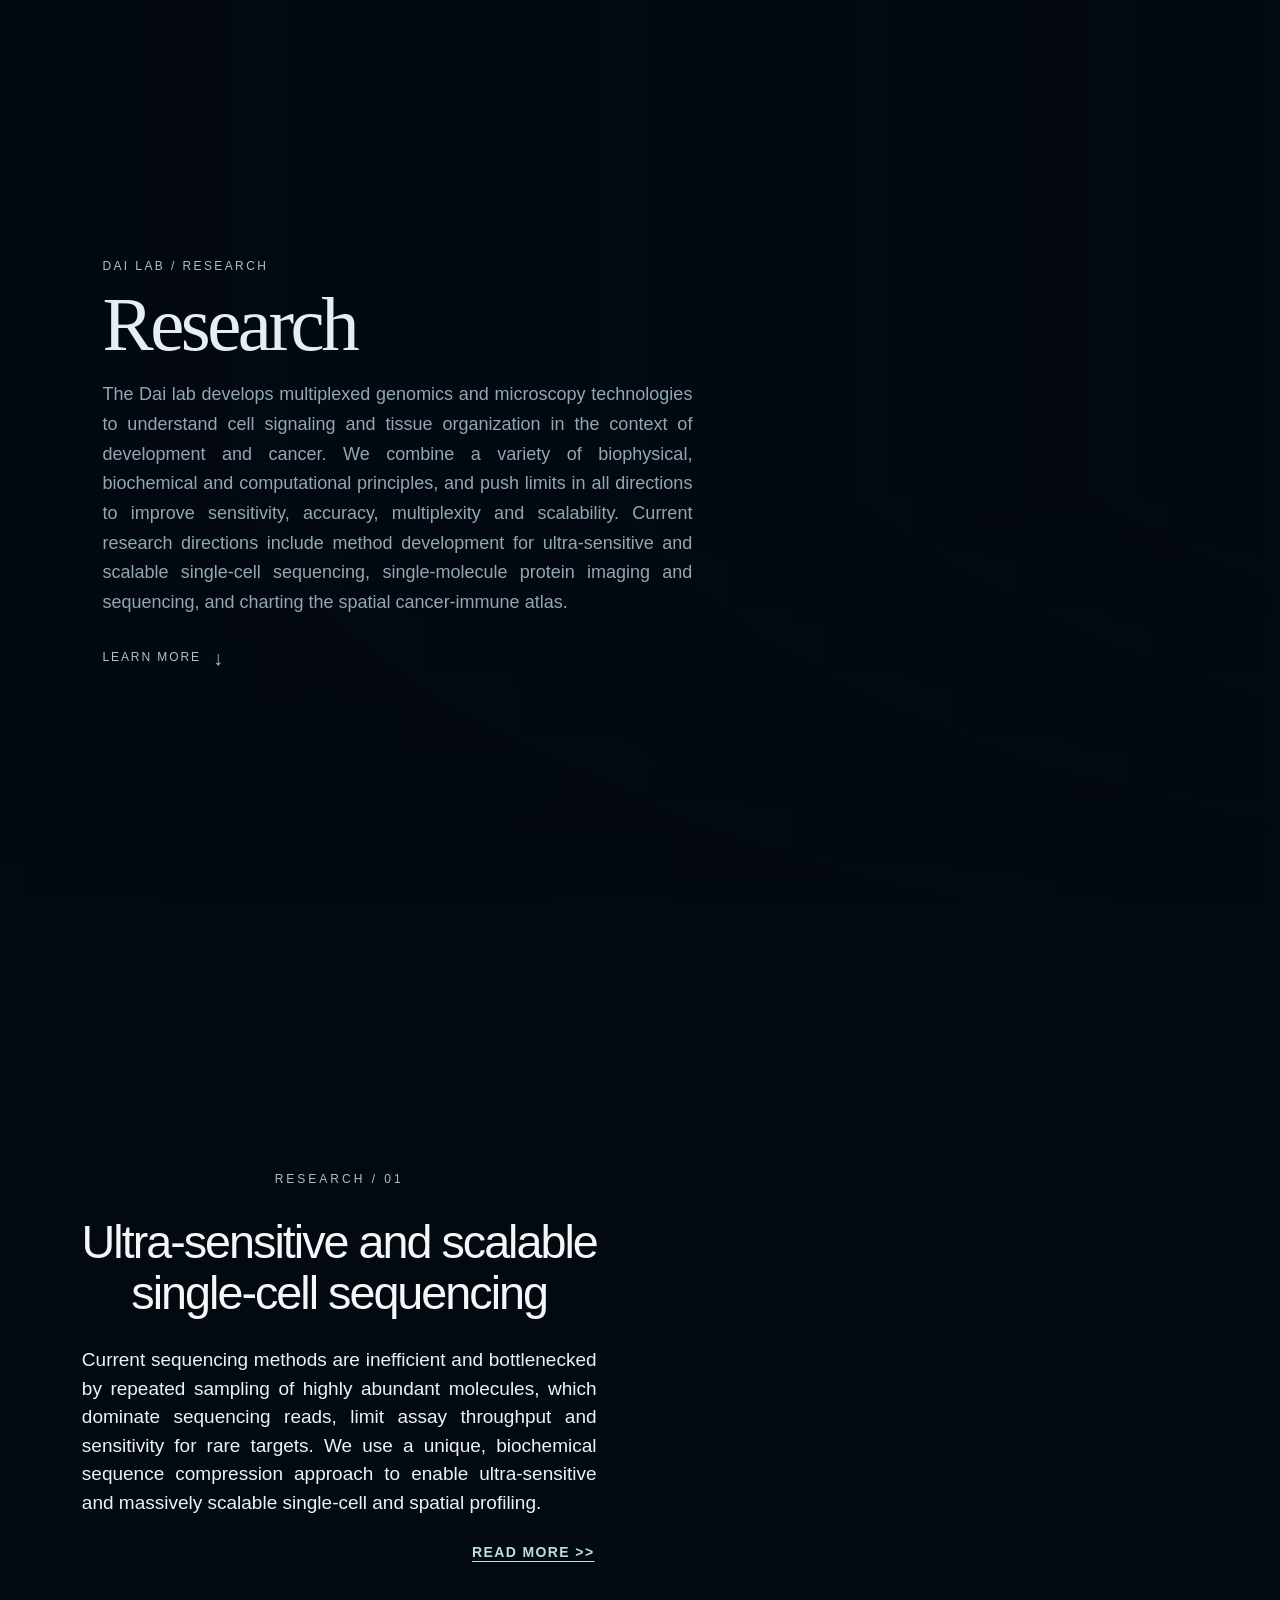
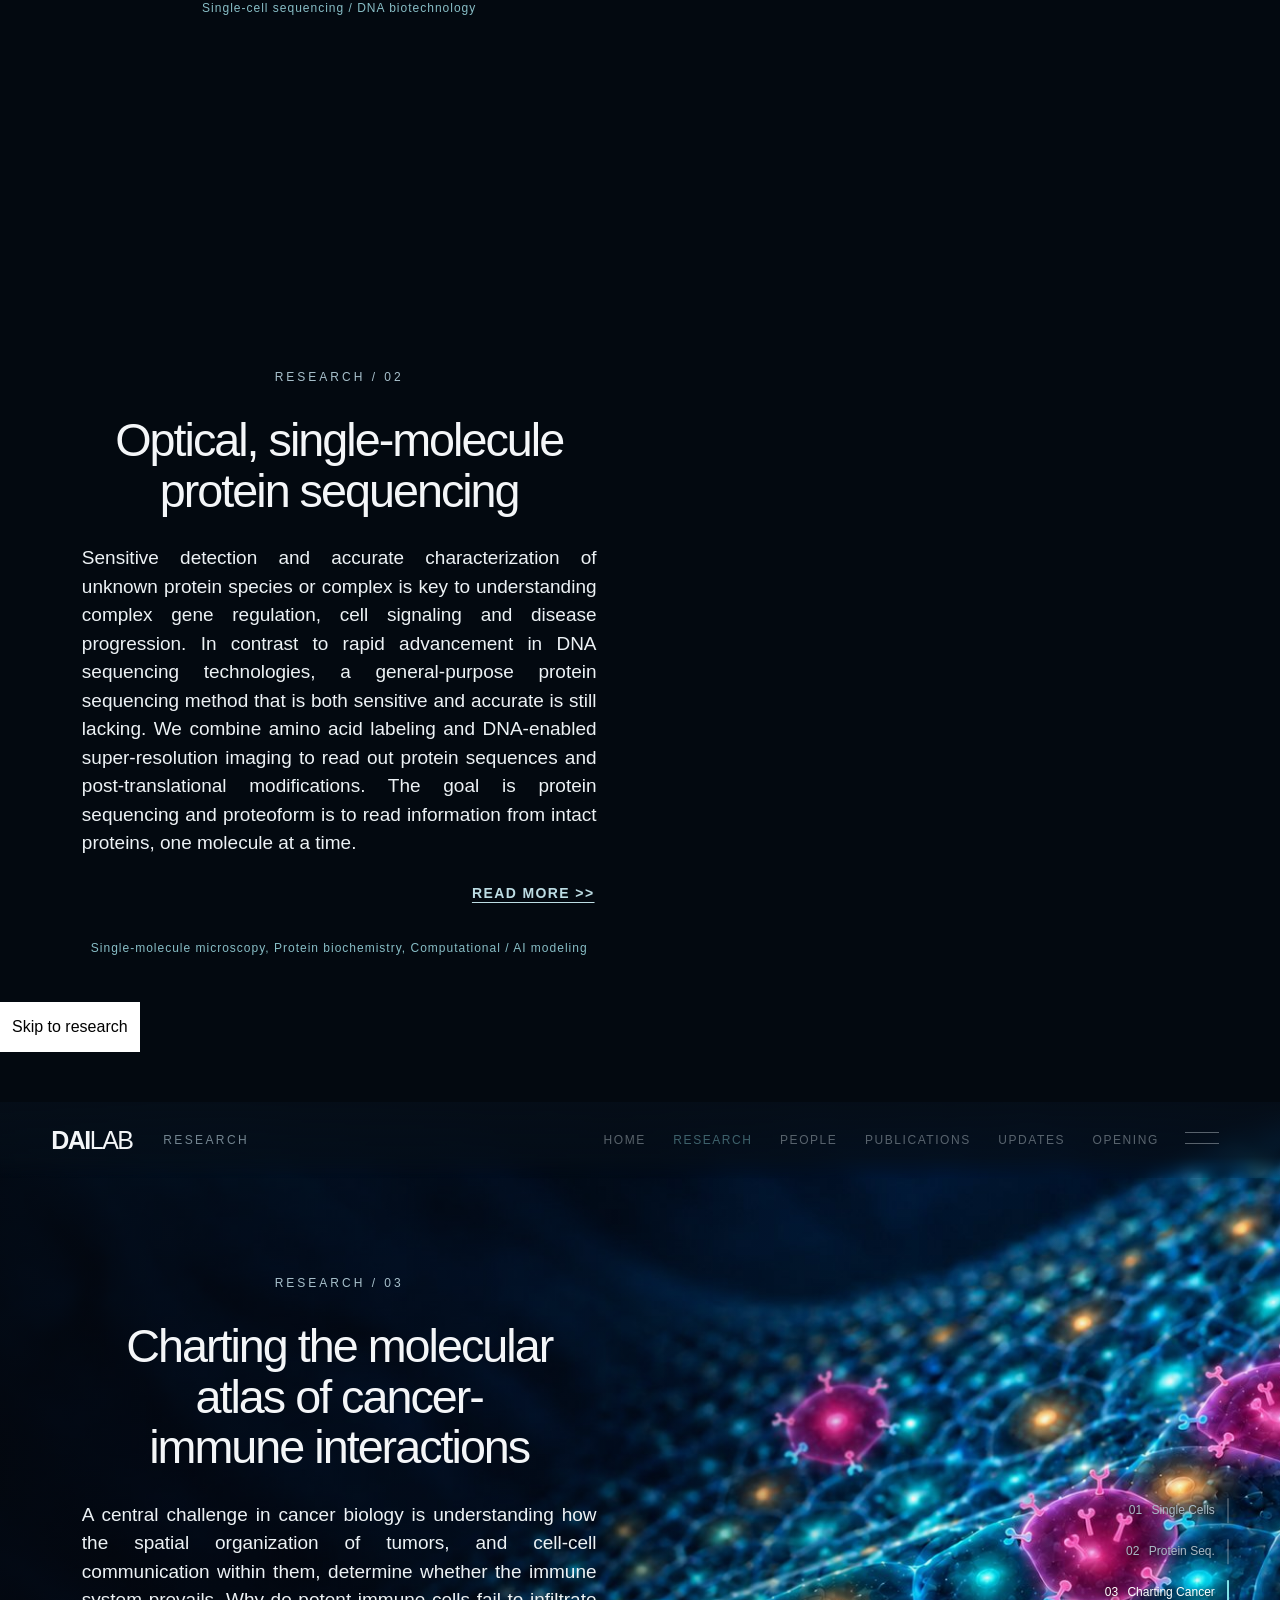
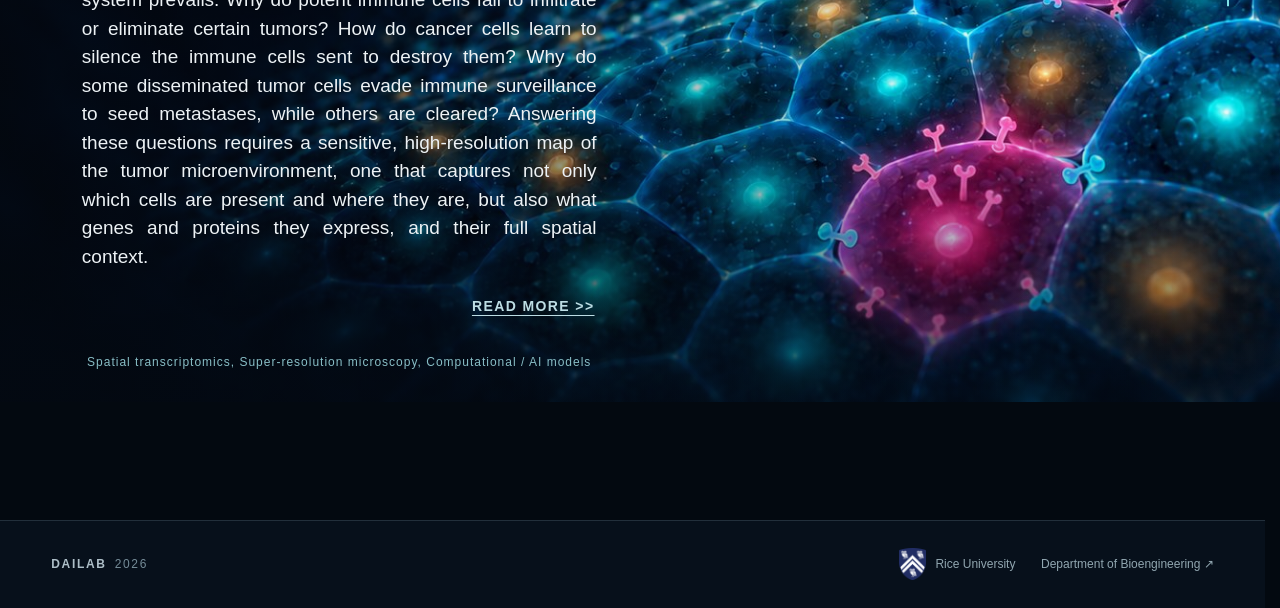
<file: research.html>
<!doctype html>
<html lang="en"><head><script>try{if(sessionStorage.getItem('site-transition-in'))document.documentElement.classList.add('site-transition-in')}catch{}</script><meta charset="utf-8"><meta name="viewport" content="width=device-width,initial-scale=1"><title>Dai Lab · Research</title><link rel="stylesheet" href="src/styles/research.css?v=inline-description-v87"><link rel="stylesheet" href="src/styles/research-current.css?v=mobile-overlay-v94"><link rel="stylesheet" href="src/styles/page-hero.css?v=shared-hero-v32"><link rel="stylesheet" href="src/styles/site-nav.css?v=full-screen-v76"></head>
<body data-version="a" data-details="panel" data-position="quarter"><a class="skip" href="#main">Skip to research</a>
<div class="background-stack" aria-hidden="true"><img class="fixed-background active" data-topic="compress-seq" src="public/cms/research-2-152.jpg" alt="" fetchpriority="high"><img class="fixed-background" data-topic="prot-seq" src="public/cms/research-1-146.jpg" alt=""><img class="fixed-background" data-topic="cancer-atlas" src="public/cms/research-3-154.jpg" alt=""><div class="background-shade"></div></div>
<header><a class="brand" href="index.html">DAI<span>LAB</span></a><span class="page-label">RESEARCH</span><nav class="primary-nav" aria-label="Primary navigation"><a data-nav-key="home" href="index.html">Home</a><a data-nav-key="research" href="research.html" aria-current="page">Research</a><a data-nav-key="people" href="people.html">People</a><a data-nav-key="publications" href="publications.html">Publications</a><a data-nav-key="updates" href="updates.html">Updates</a><a data-nav-key="opening" href="opening.html">Opening</a></nav><button class="menu-toggle" type="button" aria-label="Open website menu" aria-controls="master-menu" aria-expanded="false"><span></span><span></span></button></header>
<nav id="master-menu" class="master-menu" aria-label="More website navigation" hidden><a data-overflow-key="home" href="index.html">Home</a><a data-overflow-key="research" href="research.html" aria-current="page">Research</a><a data-overflow-key="people" href="people.html">People</a><a data-overflow-key="publications" href="publications.html">Publications</a><a data-overflow-key="updates" href="updates.html">Updates</a><a data-overflow-key="opening" href="opening.html">Opening</a><a class="menu-legacy" href="https://dai-lab.webflow.io/?stay=1">Prev. site ↗</a></nav>
<nav class="topics" aria-label="Research topics"><a href="#compress-seq" aria-current="location"><span>01</span> Single Cells</a><a href="#prot-seq"><span>02</span> Protein Seq.</a><a href="#cancer-atlas"><span>03</span> Charting Cancer</a></nav>

<main id="main"><section class="scene research-overview" id="research-overview" aria-labelledby="research-overview-title" data-background-topic="compress-seq" data-count="RESEARCH" data-caption="Dai Lab" data-prompt="Scroll to explore ↓" data-last="false"><div class="overview-copy"><p class="eyebrow page-hero-eyebrow">DAI LAB / RESEARCH</p><h1 class="page-hero-title" id="research-overview-title">Research</h1><p class="overview-intro page-hero-intro">The Dai lab develops multiplexed genomics and microscopy technologies to understand cell signaling and tissue organization in the context of development and cancer. We combine a variety of biophysical, biochemical and computational principles, and push limits in all directions to improve sensitivity, accuracy, multiplexity and scalability. Current research directions include method development for ultra-sensitive and scalable single-cell sequencing, single-molecule protein imaging and sequencing, and charting the spatial cancer-immune atlas.</p><a class="overview-more" href="#compress-seq" data-scroll-target="#compress-seq">Learn more <span aria-hidden="true">↓</span></a></div></section>
<section class="scene" id="compress-seq" aria-labelledby="title-compress-seq" data-count="01 / 03" data-caption="Artist&#x27;s depiction - Massively scalable single-cell profiling" data-prompt="Scroll to explore ↓" data-last="false">
<div class="copy topic-hover" data-panel="detail-compress-seq"><p class="eyebrow">RESEARCH / 01</p><h1 id="title-compress-seq">Ultra-sensitive and scalable single-cell sequencing</h1><p class="deck">Current sequencing methods are inefficient and bottlenecked by repeated sampling of highly abundant molecules, which dominate sequencing reads, limit assay throughput and sensitivity for rare targets. We use a unique, biochemical sequence compression approach to enable ultra-sensitive and massively scalable single-cell and spatial profiling.</p><p class="read-line"><a class="read-link" href="#detail-compress-seq" data-open="detail-compress-seq" aria-haspopup="dialog" aria-controls="detail-compress-seq" aria-expanded="false">Read more &gt;&gt;</a></p><p class="tags">Single-cell sequencing / DNA biotechnology</p></div>
</section>

<section class="scene" id="prot-seq" aria-labelledby="title-prot-seq" data-count="02 / 03" data-caption="Artist&#x27;s depiction - Single-molecule protein sequencing" data-prompt="Scroll to explore ↓" data-last="false">
<div class="copy topic-hover" data-panel="detail-prot-seq"><p class="eyebrow">RESEARCH / 02</p><h1 id="title-prot-seq">Optical, single-molecule protein sequencing</h1><p class="deck">Sensitive detection and accurate characterization of unknown protein species or complex is key to understanding complex gene regulation, cell signaling and disease progression. In contrast to rapid advancement in DNA sequencing technologies, a general-purpose protein sequencing method that is both sensitive and accurate is still lacking. We combine amino acid labeling and DNA-enabled super-resolution imaging to read out protein sequences and post-translational modifications. The goal is protein sequencing and proteoform is to read information from intact proteins, one molecule at a time.</p><p class="read-line"><a class="read-link" href="#detail-prot-seq" data-open="detail-prot-seq" aria-haspopup="dialog" aria-controls="detail-prot-seq" aria-expanded="false">Read more &gt;&gt;</a></p><p class="tags">Single-molecule microscopy, Protein biochemistry, Computational / AI modeling</p></div>
</section>

<section class="scene" id="cancer-atlas" aria-labelledby="title-cancer-atlas" data-count="03 / 03" data-caption="Artist&#x27;s depiction - Spatial cancer-immune atlas" data-prompt="End of research" data-last="true">
<div class="copy topic-hover" data-panel="detail-cancer-atlas"><p class="eyebrow">RESEARCH / 03</p><h1 id="title-cancer-atlas">Charting the molecular atlas of cancer-immune interactions</h1><p class="deck">A central challenge in cancer biology is understanding how the spatial organization of tumors, and cell-cell communication within them, determine whether the immune system prevails. Why do potent immune cells fail to infiltrate or eliminate certain tumors? How do cancer cells learn to silence the immune cells sent to destroy them? Why do some disseminated tumor cells evade immune surveillance to seed metastases, while others are cleared? Answering these questions requires a sensitive, high-resolution map of the tumor microenvironment, one that captures not only which cells are present and where they are, but also what genes and proteins they express, and their full spatial context.</p><p class="read-line"><a class="read-link" href="#detail-cancer-atlas" data-open="detail-cancer-atlas" aria-haspopup="dialog" aria-controls="detail-cancer-atlas" aria-expanded="false">Read more &gt;&gt;</a></p><p class="tags">Spatial transcriptomics, Super-resolution microscopy, Computational / AI models</p></div>
</section>
</main>
<footer class="site-footer"><a class="footer-home" href="index.html" aria-label="Dai Lab home">DAILAB <span>2026</span></a><div class="site-footer-links"><a class="rice-link" href="https://www.rice.edu/" target="_blank" rel="noopener"><img src="public/affiliations/rice-shield.png" alt=""><span>Rice University</span></a><a href="https://bioengineering.rice.edu/" target="_blank" rel="noopener">Department of Bioengineering ↗</a></div></footer>
<aside hidden role="dialog" class="research-detail" id="detail-compress-seq" aria-labelledby="detail-title-compress-seq"><div class="detail-bar"><span>DAI LAB / RESEARCH</span><button class="close-detail" aria-label="Close research details">×</button></div><article class="detail-content"><p class="eyebrow">Single Cells</p><h2 id="detail-title-compress-seq">Ultra-sensitive and scalable single-cell sequencing</h2><p class="detail-intro">Current sequencing methods are inefficient and bottlenecked by repeated sampling of highly abundant molecules, which dominate sequencing reads, limit assay throughput and sensitivity for rare targets. We use a unique, biochemical sequence compression approach to enable ultra-sensitive and massively scalable single-cell and spatial profiling.</p><div class="detail-body"><p>Current single-cell sequencing methods are severely constrained by sequencing throughput and cost, reflected at both molecular and cellular levels, resulting in shallow gene coverage as well as limited sample throughput. Fundamentally, this is caused by the high dynamic range of mRNA expression in human cells (5-6 logs). We develop a unique approach, &quot;Compression Sequencing&quot;, that tackles this key constraint and enables highly improved (&gt;100x) sequencing power.</p>

<p>Our method works by performing an accurate and unbiased logarithmic transform on molecular abundances over a wide (5 logs) dynamic range, thus suppressing high-abundance targets and enriching rare ones, while maintaining quantitative accuracy. Applied to scRNA-seq libraries, our method allows ultra-sensitive detection of low-abundance transcripts (2-5x more UMIs), ultra-low sequencing cost (200x reduction), preserves accurate cell types and differential expression analysis over a 500-2,000 gene panel. In AML clinical samples, Compression Sequencing reproduces clinical diagnosis and additionally allows transcriptomic profiling at affordable cost (est. $10 per sample). Our approach thus enables ultra-sensitive and scalable single-cell analysis for large-scale functional genomics studies, drug discovery screens, AI cell model training, as well as affordable single-cell disease diagnostics.</p></div><figure><button type="button" class="research-figure-open" aria-label="Expand Comp-Seq_summary" aria-haspopup="dialog"><img src="public/cms/figure-2-1-107.jpg" alt="Comp-Seq_summary" loading="lazy"></button><figcaption>Compression Sequencing enables ultra-sensitive and scalable single-cell profiling</figcaption><p class="figure-description"><strong>Description:</strong> <span class="figure-description-text">Compression Sequencing enables ultra-sensitive and scalable single-cell profiling. 1. Principle of dynamic range compression in gene abundance. 2. Mechanism of PCR-based, logarithmic sequence abundance compression. 3. Results and Performance of Compression-Seq. Left: top, add-on experimental workflow, bottom, illustration of read compression curve. Right: (a) Compressed &quot;Deep-Sequencing&quot; allows 140x read boost and ultra-sensitive detection of rare transcripts, (b) Compressed &quot;Shallow-Sequencing&quot; allows cost-effective and ultra-scalable single-cell profiling and disease diagnosis.</span></p></figure><figure><button type="button" class="research-figure-open" aria-label="Expand Comp-Seq_AML-subsample" aria-haspopup="dialog"><img src="public/cms/figure-2-5-132.jpg" alt="Comp-Seq_AML-subsample" loading="lazy"></button><figcaption>Highly scalable single-cell profiling in AML samples</figcaption><p class="figure-description"><strong>Description:</strong> <span class="figure-description-text">Compression Sequencing allows massively scalable single-cell profiling. In AML clinical samples, Compressed Shallow-Sequencing preserves cell states and allows disease subtype diagnosis at 500x reduced sequencing depth (&lt;100 reads / cell). (a-b) Knee plot for Test 1 (a) and Test 2 (b). (c-e) UMAP for single-cell clustering: Test 1 (c), Test 2 at different subsampled depth, mapped to Test 1 projection (d) and original projection (e).</span></p></figure><section class="research-publications" aria-labelledby="publications-compress-seq"><h3 id="publications-compress-seq">Selected publications</h3><ol><li><p class="publication-title"><a href="https://www.biorxiv.org/content/10.64898/2026.09.01.748706v1" target="_blank" rel="noopener">Compression Sequencing enables ultra-sensitive and scalable scRNA-seq</a></p><p class="publication-authors">Yan Yan, Mingjie Dai</p><p class="publication-meta"><cite>biorxiv</cite> · 2026</p></li><li><p class="publication-title"><a href="https://www.medrxiv.org/content/10.1101/2021.04.12.21253357v1" target="_blank" rel="noopener">One-Seq: A Highly Scalable Sequencing-Based Diagnostic for SARS-CoV-2 and Other Single-Stranded Viruses</a></p><p class="publication-authors">Mingjie Dai, Wenzhe Ma, Hong Kang et al.</p><p class="publication-meta"><cite>medRxiv</cite> · 2021</p></li></ol></section><p class="detail-methods">Single-cell sequencing / DNA biotechnology</p></article></aside><aside hidden role="dialog" class="research-detail" id="detail-prot-seq" aria-labelledby="detail-title-prot-seq"><div class="detail-bar"><span>DAI LAB / RESEARCH</span><button class="close-detail" aria-label="Close research details">×</button></div><article class="detail-content"><p class="eyebrow">Protein Seq.</p><h2 id="detail-title-prot-seq">Optical, single-molecule protein sequencing</h2><p class="detail-intro">Sensitive detection and accurate characterization of unknown protein species or complex is key to understanding complex gene regulation, cell signaling and disease progression. In contrast to rapid advancement in DNA sequencing technologies, a general-purpose protein sequencing method that is both sensitive and accurate is still lacking. We combine amino acid labeling and DNA-enabled super-resolution imaging to read out protein sequences and post-translational modifications. The goal is protein sequencing and proteoform is to read information from intact proteins, one molecule at a time.</p><div class="detail-body"><p>We use a unique optical sequencing approach that combines super-resolution microscopy (DNA-PAINT) and amino acid signature labelling, and allows ultimate sensitivity and full-protein analysis. Integrating with biophysical protein stretching further allows accurate protein sequencing and proteoform profiling that cannot be achieved by mass spectrometry, nanopore sensing or peptide-based assays.</p>

<p>We have developed a method for high-efficiency (95%) and high-specificity conjugation of DNA oligo on lysine residues in large, intact proteins, that is robust to complex sequence or protein higher-order structures, and compatible with precise single-molecule imaging readout. Using quantitative DNA-PAINT (qPAINT), our method showed accurate and precise fingerprinting (11% CV on single molecules, 0.8 lysine count error) across a wide range of molecular weight (14 - 300 kDa) and &gt;100x range in lysine content. We are working on further extending amino acid coverage, and combining with microfluidic based protein stretching to enable accurate analysis of protein isoforms and PTM patterns, towards high-throughput, single-molecule protein profiling and single-cell proteomics.</p></div><figure><button type="button" class="research-figure-open" aria-label="Expand Legacy Research figure s-03" aria-haspopup="dialog"><img src="public/cms/figure-1-3-122.jpg" alt="Legacy Research figure s-03" loading="lazy"></button><figcaption>Principle of single-molecule protein sequencing and proteoform profiling</figcaption><p class="figure-description"><strong>Description:</strong> <span class="figure-description-text">Principle of single-molecule protein sequencing by amino acid label and DNA-PAINT nanoscopy. Top, comparison of digestion-based mass spectrometry and single-molecule optical protein fingerprinting. Mass spectrometry detects single post-translational modification (PTM), e.g. phosphorylation; single-molecule imaging additionally resolves long-range, combinatorial labels. Bottom, principle of single-molecule proteoform profiling by amino acid and PTM co-detection.</span></p></figure><figure><button type="button" class="research-figure-open" aria-label="Expand Legacy single-molecule protein imaging slide" aria-haspopup="dialog"><img src="public/cms/figure-1-4-123.jpg" alt="Legacy single-molecule protein imaging slide" loading="lazy"></button><figcaption>Highly parallel single-molecule protein fingerprinting</figcaption><p class="figure-description"><strong>Description:</strong> <span class="figure-description-text">High-throughput single-molecule protein fingerprinting using specific amino acid labels and DNA-PAINT super-resolution imaging. Each bright &quot;spot&quot; reflects a single protein molecule. A large field-of-view profiles 50,000 molecules in parallel, allowing high-throughput proteomic profiling.</span></p></figure><figure><button type="button" class="research-figure-open" aria-label="Expand protein-imaging_dyn-range" aria-haspopup="dialog"><img src="public/cms/figure-1-6-133.jpg" alt="protein-imaging_dyn-range" loading="lazy"></button><figcaption>Accurate single amino acid protein fingerprinting</figcaption><p class="figure-description"><strong>Description:</strong> <span class="figure-description-text">Highly accurate amino acid quantitation in single protein molecules. (a) Amino acid counting in lysine-labelled single protein molecules over a wide dynamic range (from 1 to &gt;100 lysine, spanning &gt;2 logs) using quantitative-PAINT (qPAINT). Two groups of samples are included: (b) Labelled and purified protein bands with exact number of labels,
and (c) Intact proteins with full (~95%) labelling, showing high linearity with an aggregated R^2 of 0.999.</span></p></figure><section class="research-publications" aria-labelledby="publications-prot-seq"><h3 id="publications-prot-seq">Selected publications</h3><ol><li><p class="publication-title"><a href="publications.html#publication-19">Single-molecule amino acid fingerprinting in full-length proteins</a></p><p class="publication-authors">Mingjie Dai, , Yan Yan et al.</p><p class="publication-meta"><cite>Preprint</cite> · 2025</p></li><li><p class="publication-title"><a href="https://www.nature.com/articles/s41592-021-01143-1" target="_blank" rel="noopener">The emerging landscape of single-molecule protein sequencing technologies</a></p><p class="publication-authors">Javier Antonio Alfaro, Peggy Bohländer, Mingjie Dai et al.</p><p class="publication-meta"><cite>Nature Methods</cite> · 2021</p></li><li><p class="publication-title"><a href="https://www.nature.com/articles/s41557-019-0325-7" target="_blank" rel="noopener">Super-resolution labelling with Action-PAINT</a></p><p class="publication-authors">Ninning Liu, Mingjie Dai, Sinem K Saka et al.</p><p class="publication-meta"><cite>Nature Chemistry</cite> · 2019</p></li><li><p class="publication-title"><a href="https://www.nature.com/articles/nnano.2016.95" target="_blank" rel="noopener">Optical imaging of individual biomolecules in densely packed clusters</a></p><p class="publication-authors">Mingjie Dai, Ralf Jungmann, Peng Yin</p><p class="publication-meta"><cite>Nature Nanotech.</cite> · 2016</p></li><li><p class="publication-title"><a href="https://www.nature.com/articles/nmeth.2835" target="_blank" rel="noopener">Multiplexed 3D cellular super-resolution imaging with DNA-PAINT and Exchange-PAINT</a></p><p class="publication-authors">Ralf Jungmann, Maier S Avendaño, Johannes B Woehrstein, Mingjie Dai et al.</p><p class="publication-meta"><cite>Nature Methods</cite> · 2014</p></li></ol></section><p class="detail-methods">Single-molecule microscopy, Protein biochemistry, Computational / AI modeling</p></article></aside><aside hidden role="dialog" class="research-detail" id="detail-cancer-atlas" aria-labelledby="detail-title-cancer-atlas"><div class="detail-bar"><span>DAI LAB / RESEARCH</span><button class="close-detail" aria-label="Close research details">×</button></div><article class="detail-content"><p class="eyebrow">Charting Cancer</p><h2 id="detail-title-cancer-atlas">Charting the molecular atlas of cancer-immune interactions</h2><p class="detail-intro">A central challenge in cancer biology is understanding how the spatial organization of tumors, and cell-cell communication within them, determine whether the immune system prevails. Why do potent immune cells fail to infiltrate or eliminate certain tumors? How do cancer cells learn to silence the immune cells sent to destroy them? Why do some disseminated tumor cells evade immune surveillance to seed metastases, while others are cleared? Answering these questions requires a sensitive, high-resolution map of the tumor microenvironment, one that captures not only which cells are present and where they are, but also what genes and proteins they express, and their full spatial context.</p><div class="detail-body"><p>We aim to build a sensitive, high-resolution, molecular map of the tumor microenvironment, one that captures not only which cells are present and where they are, but also what genes and proteins they express, their full spatial context, and how proteins mediating their interactions are organized.</p>

<p>We apply our next-generation single-cell sequencing, spatial transcriptomics, and super-resolution protein imaging technologies to build this map, linking genome-wide measurements of cell state to 3D mapping of cellular organization, to nanoscale views of the molecular machinery at cell–cell interfaces. Our goal is to uncover the structural rules that govern cancer–immune interactions: how T cells infiltrate tumors and engage their targets, how macrophages are polarized by the local niche, and how physical and molecular barriers enable immune evasion during cancer progression and metastasis.</p></div><figure><button type="button" class="research-figure-open" aria-label="Expand 3D spatial sequencing" aria-haspopup="dialog"><img src="public/cms/figure-3-7-128.jpg" alt="3D spatial sequencing" loading="lazy"></button><figcaption>3D spatial tissue sequencing and AI modeling</figcaption><p class="figure-description"><strong>Description:</strong> <span class="figure-description-text">Principle for 3D spatial tissue sequencing enabled by (1) massively scalable Compression-Seq, (2) 3D diffusion-based tissue barcoding, (3) spatial graph attention model.</span></p></figure><figure><button type="button" class="research-figure-open" aria-label="Expand Legacy super-resolution microscopy slide" aria-haspopup="dialog"><img src="public/cms/figure-3-8-134.jpg" alt="Legacy super-resolution microscopy slide" loading="lazy"></button><figcaption>DNA-PAINT for highly sensitive, nanometer-resolution protein imaging</figcaption><p class="figure-description"><strong>Description:</strong> <span class="figure-description-text">DNA-PAINT allows highly sensitivty, molecular-resolution, single-molecule imaging. Top, principle of DNA-PAINT super-resolution imaging by repeated, programmable DNA hybridization and localization. Middle left, optimally engineered imaging kinetics combined with accurate drift correction allows discrete molecular imaging (sub-nanometer precision). Middle right, blinking kinetics analysis allows accurate molecular counting in quantitative-PAINT (qPAINT). Bottom, sequential imaging using orthogonal DNA probes allows highly multiplexed imaging in Exchange-PAINT.</span></p></figure><section class="research-publications" aria-labelledby="publications-cancer-atlas"><h3 id="publications-cancer-atlas">Selected publications</h3><ol><li><p class="publication-title"><a href="https://www.biorxiv.org/content/10.64898/2026.09.01.748706v1" target="_blank" rel="noopener">Compression Sequencing enables ultra-sensitive and scalable scRNA-seq</a></p><p class="publication-authors">Yan Yan, Mingjie Dai</p><p class="publication-meta"><cite>biorxiv</cite> · 2026</p></li><li><p class="publication-title"><a href="https://www.nature.com/articles/nnano.2016.95" target="_blank" rel="noopener">Optical imaging of individual biomolecules in densely packed clusters</a></p><p class="publication-authors">Mingjie Dai, Ralf Jungmann, Peng Yin</p><p class="publication-meta"><cite>Nature Nanotech.</cite> · 2016</p></li><li><p class="publication-title"><a href="https://www.nature.com/articles/nmeth.3804" target="_blank" rel="noopener">Quantitative super-resolution imaging with qPAINT</a></p><p class="publication-authors">Ralf Jungmann, Maier S Avendaño, Mingjie Dai et al.</p><p class="publication-meta"><cite>Nature Methods</cite> · 2016</p></li><li><p class="publication-title"><a href="publications.html#publication-19">Single-molecule amino acid fingerprinting in full-length proteins</a></p><p class="publication-authors">Mingjie Dai, , Yan Yan et al.</p><p class="publication-meta"><cite>Preprint</cite> · 2025</p></li><li><p class="publication-title"><a href="https://www.nature.com/articles/s41557-019-0325-7" target="_blank" rel="noopener">Super-resolution labelling with Action-PAINT</a></p><p class="publication-authors">Ninning Liu, Mingjie Dai, Sinem K Saka et al.</p><p class="publication-meta"><cite>Nature Chemistry</cite> · 2019</p></li><li><p class="publication-title"><a href="https://onlinelibrary.wiley.com/doi/abs/10.1002/ange.201807956" target="_blank" rel="noopener">Super‐resolution Geometric Barcoding for Multiplexed miRNA Profiling</a></p><p class="publication-authors">Weidong Xu, Peng Yin, Mingjie Dai</p><p class="publication-meta"><cite>Angew. Chemie</cite> · 2018</p></li><li><p class="publication-title"><a href="https://pubs.acs.org/doi/abs/10.1021/acs.nanolett.7b02716" target="_blank" rel="noopener">Rapid sequential in situ multiplexing with DNA exchange imaging in neuronal cells and tissues</a></p><p class="publication-authors">Yu Wang, Johannes B. Woehrstein, Noah Donoghue, Mingjie Dai et al.</p><p class="publication-meta"><cite>Nano Letters</cite> · 2017</p></li><li><p class="publication-title"><a href="https://www.nature.com/articles/nmeth.2835" target="_blank" rel="noopener">Multiplexed 3D cellular super-resolution imaging with DNA-PAINT and Exchange-PAINT</a></p><p class="publication-authors">Ralf Jungmann, Maier S Avendaño, Johannes B Woehrstein, Mingjie Dai et al.</p><p class="publication-meta"><cite>Nature Methods</cite> · 2014</p></li></ol></section><p class="detail-methods">Spatial transcriptomics, Super-resolution microscopy, Computational / AI models</p></article></aside>
<div id="research-figure-viewer" class="research-figure-viewer" role="dialog" aria-modal="true" aria-label="Expanded research figure" hidden><button class="figure-viewer-close" type="button" aria-label="Close expanded figure">×</button><button class="figure-viewer-prev" type="button" aria-label="Previous figure" hidden>‹</button><figure><img alt=""><figcaption aria-live="polite"></figcaption><p class="figure-viewer-description" hidden><strong>Description:</strong> <span class="figure-viewer-description-text"></span></p></figure><button class="figure-viewer-next" type="button" aria-label="Next figure" hidden>›</button><p class="figure-viewer-count" aria-live="polite" hidden></p></div>
<script src="src/components/site-menu.js?v=mobile-overlay-v94"></script><script src="src/components/research.js?v=mobile-overlay-v94"></script></body></html>
</file>
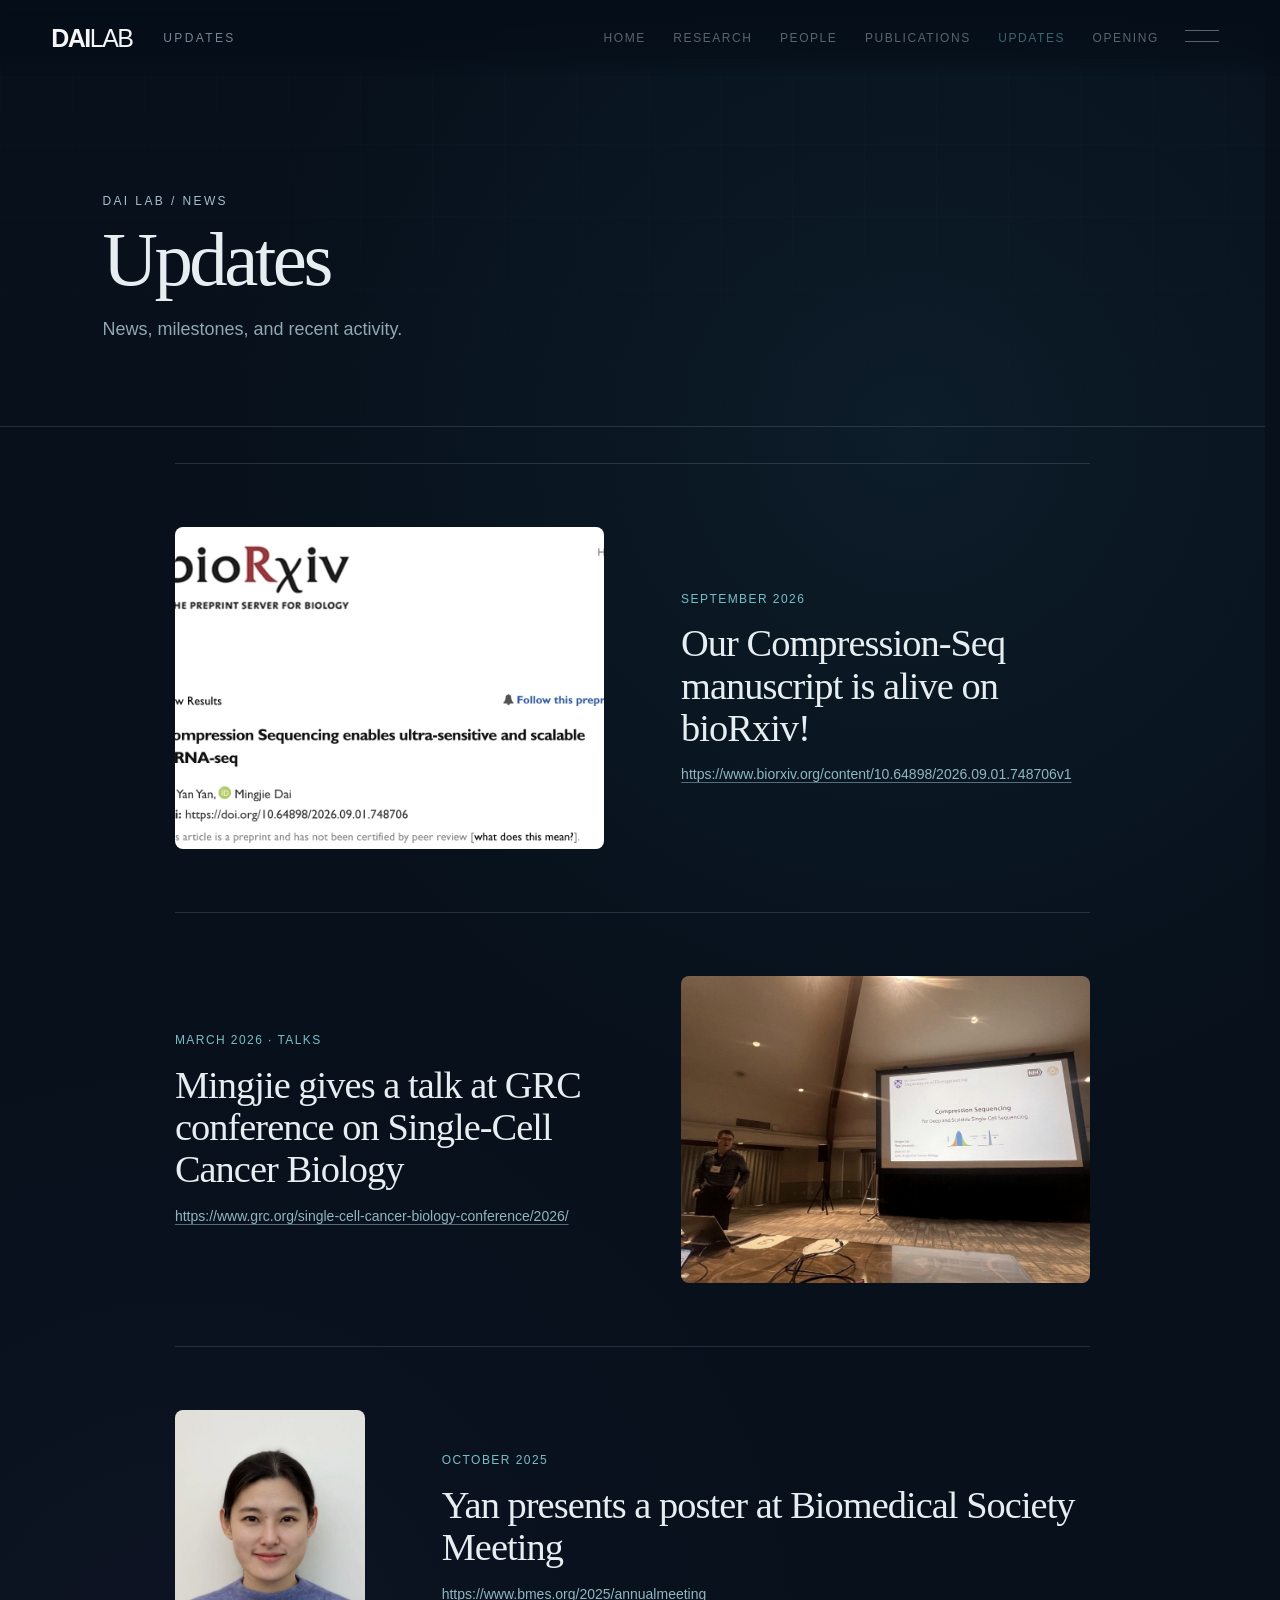
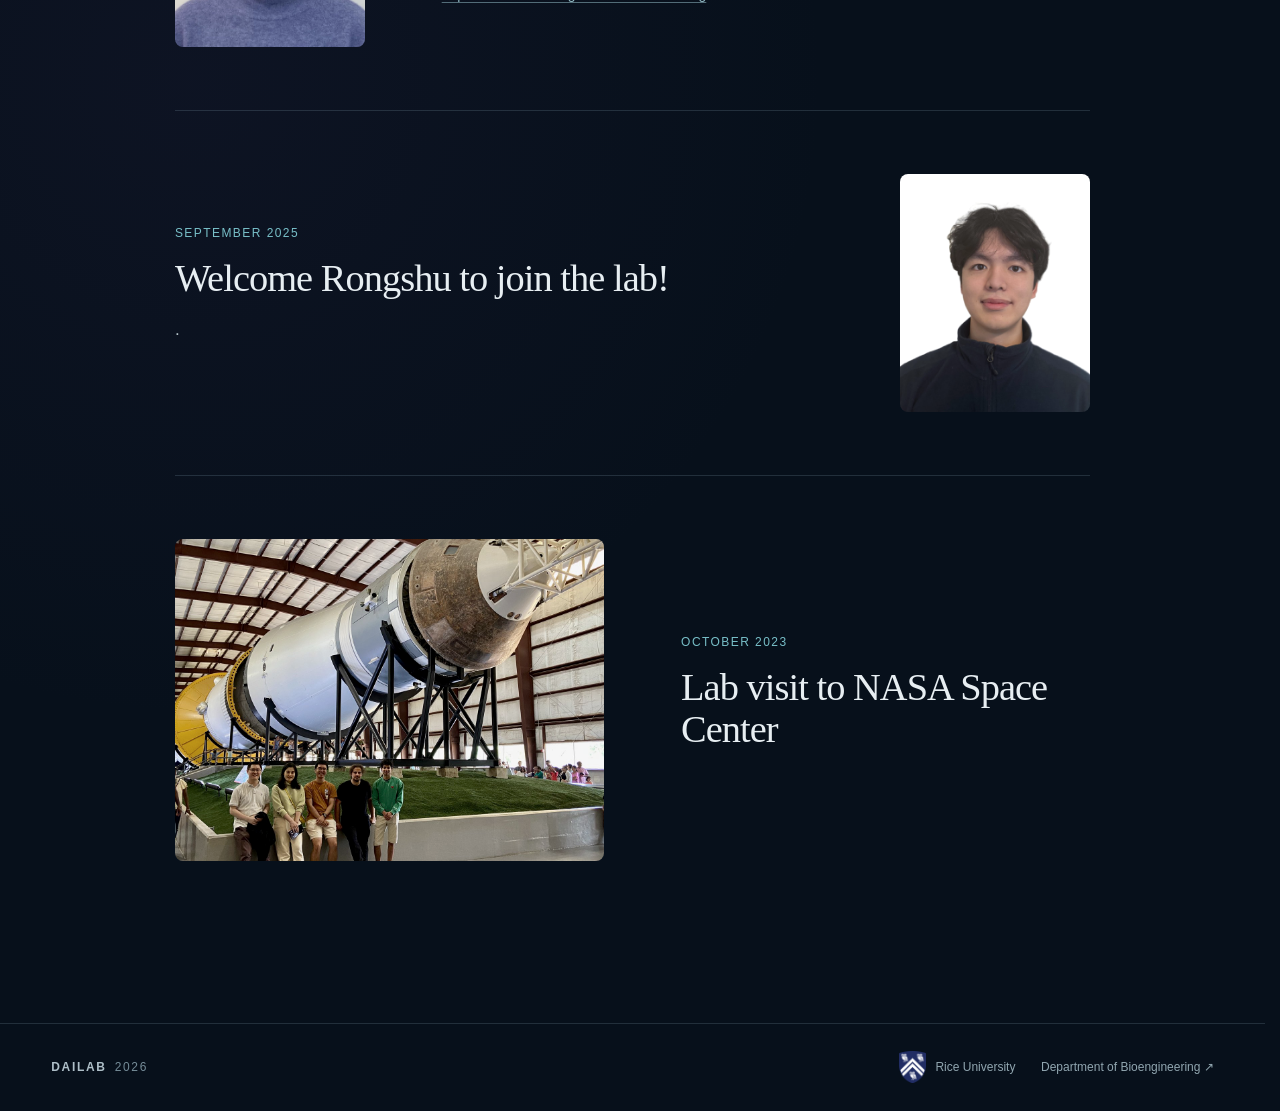
<file: updates.html>
<!doctype html>
<html lang="en">
<head><script>try{if(sessionStorage.getItem('site-transition-in'))document.documentElement.classList.add('site-transition-in')}catch{}</script><meta charset="utf-8"><meta name="viewport" content="width=device-width,initial-scale=1"><title>Updates · Dai Lab</title><link rel="stylesheet" href="src/styles/directory.css?v=responsive-nav-v38"><link rel="stylesheet" href="src/styles/directory-polish.css?v=content-polish-v55"><link rel="stylesheet" href="src/styles/page-hero.css?v=shared-hero-v32"><link rel="stylesheet" href="src/styles/site-nav.css?v=full-screen-v76"></head>
<body><a class="skip" href="#main">Skip to updates</a>
<header><a class="brand" href="index.html">DAI<span>LAB</span></a><span class="page-label">UPDATES</span><nav class="primary-nav" aria-label="Primary navigation"><a data-nav-key="home" href="index.html">Home</a><a data-nav-key="research" href="research.html">Research</a><a data-nav-key="people" href="people.html">People</a><a data-nav-key="publications" href="publications.html">Publications</a><a data-nav-key="updates" href="updates.html" aria-current="page">Updates</a><a data-nav-key="opening" href="opening.html">Opening</a></nav><button class="menu-toggle" type="button" aria-label="Open website menu" aria-controls="master-menu" aria-expanded="false"><span></span><span></span></button></header>
<nav id="master-menu" class="master-menu" aria-label="More website navigation" hidden><a data-overflow-key="home" href="index.html">Home</a><a data-overflow-key="research" href="research.html">Research</a><a data-overflow-key="people" href="people.html">People</a><a data-overflow-key="publications" href="publications.html">Publications</a><a data-overflow-key="updates" href="updates.html" aria-current="page">Updates</a><a data-overflow-key="opening" href="opening.html">Opening</a><a class="menu-legacy" href="https://dai-lab.webflow.io/?stay=1">Prev. site ↗</a></nav>
<main id="main"><section class="directory-hero"><p class="eyebrow page-hero-eyebrow">DAI LAB / NEWS</p><h1 class="page-hero-title">Updates</h1><p class="page-hero-intro">News, milestones, and recent activity.</p></section>
<section class="updates-list"><article class="update-card image-standard aspect-landscape has-image"><figure><div class="update-image-frame"><img src="public/cms/update-5-landscape-87.jpg" alt="2026-09-bioRxiv" loading="lazy"></div></figure><div class="update-copy"><p class="update-meta">September 2026</p><h2>Our Compression-Seq manuscript is alive on bioRxiv!</h2><p class="update-url"><a href="https://www.biorxiv.org/content/10.64898/2026.09.01.748706v1" target="_blank" rel="noopener noreferrer">https://www.biorxiv.org/content/10.64898/2026.09.01.748706v1</a></p></div></article><article class="update-card image-standard aspect-landscape has-image"><figure><div class="update-image-frame"><img src="public/cms/update-4-landscape-88.jpg" alt="2026-03-GRC" loading="lazy"></div></figure><div class="update-copy"><p class="update-meta">March 2026 · Talks</p><h2>Mingjie gives a talk at GRC conference on Single-Cell Cancer Biology</h2><p class="update-url"><a href="https://www.grc.org/single-cell-cancer-biology-conference/2026/" target="_blank" rel="noopener noreferrer">https://www.grc.org/single-cell-cancer-biology-conference/2026/</a></p></div></article><article class="update-card image-small aspect-portrait has-image"><figure><div class="update-image-frame"><img src="public/cms/update-6-portrait-100.jpg" alt="Yan Yan profile photo" loading="lazy"></div></figure><div class="update-copy"><p class="update-meta">October 2025</p><h2>Yan presents a poster at Biomedical Society Meeting</h2><p class="update-url"><a href="https://www.bmes.org/2025/annualmeeting" target="_blank" rel="noopener noreferrer">https://www.bmes.org/2025/annualmeeting</a></p></div></article><article class="update-card image-small aspect-portrait has-image"><figure><div class="update-image-frame"><img src="public/cms/update-7-portrait-101.jpg" alt="Rongshu profile photo" loading="lazy"></div></figure><div class="update-copy"><p class="update-meta">September 2025</p><h2>Welcome Rongshu to join the lab!</h2><p class="update-summary">.</p></div></article><article class="update-card image-standard aspect-landscape has-image"><figure><div class="update-image-frame"><img src="public/cms/update-8-landscape-94.jpg" alt="IMG_7060" loading="lazy"></div></figure><div class="update-copy"><p class="update-meta">October 2023</p><h2>Lab visit to NASA Space Center</h2></div></article></section></main>
<footer class="site-footer"><a class="footer-home" href="index.html" aria-label="Dai Lab home">DAILAB <span>2026</span></a><div class="site-footer-links"><a class="rice-link" href="https://www.rice.edu/" target="_blank" rel="noopener"><img src="public/affiliations/rice-shield.png" alt=""><span>Rice University</span></a><a href="https://bioengineering.rice.edu/" target="_blank" rel="noopener">Department of Bioengineering ↗</a></div></footer><script src="src/components/site-menu.js?v=mobile-overlay-v94"></script></body></html>
</file>
<file: src/styles/directory.css>
:root{--ink:#e7eef2;--muted:#91a7b3;--line:rgba(153,190,205,.18);--cyan:#80dce5;--navy:#07101b}*{box-sizing:border-box}html{background:var(--navy);color:var(--ink)}body{margin:0;min-height:100vh;font:15px/1.65 Arial,sans-serif;background:radial-gradient(circle at 72% 16%,rgba(38,86,105,.18),transparent 28%),radial-gradient(circle at 15% 62%,rgba(61,45,94,.12),transparent 32%),#07101b}body::before{content:"";position:fixed;inset:0;pointer-events:none;background-image:linear-gradient(rgba(140,180,195,.025) 1px,transparent 1px),linear-gradient(90deg,rgba(140,180,195,.025) 1px,transparent 1px);background-size:72px 72px;mask-image:linear-gradient(to bottom,black,transparent 75%)}a{color:inherit;text-decoration:none}a:focus-visible,button:focus-visible,summary:focus-visible{outline:2px solid var(--cyan);outline-offset:4px}.skip{position:fixed;top:-100px;z-index:200;background:#fff;color:#000;padding:10px}.skip:focus{top:0}header{position:sticky;z-index:100;top:0;display:flex;align-items:center;gap:30px;padding:21px 4vw;background:linear-gradient(#07101bf2,#07101bb8 70%,transparent);backdrop-filter:blur(8px)}.brand{font-size:25px;font-weight:800;letter-spacing:-1.5px}.brand span{font-weight:400}.page-label,.eyebrow{font-size:9px;letter-spacing:.2em;color:#a9bec9}.menu-toggle{display:grid;gap:6px;width:38px;height:34px;margin-left:auto;padding:9px 7px;border:0;background:transparent;cursor:pointer}.menu-toggle span{display:block;height:1px;background:#d5e0e5;transition:transform 220ms ease}.menu-toggle[aria-expanded="true"] span:first-child{transform:translateY(3.5px) rotate(45deg)}.menu-toggle[aria-expanded="true"] span:last-child{transform:translateY(-3.5px) rotate(-45deg)}.master-menu{position:fixed;z-index:120;top:70px;right:4vw;width:min(238px,82vw);padding:14px;background:rgba(8,19,30,.98);border:1px solid var(--line);border-radius:10px;box-shadow:0 18px 55px #0008;opacity:0;transform:translateY(-8px);transition:opacity 220ms ease,transform 220ms ease}.master-menu[hidden]{display:none}.master-menu.is-open{opacity:1;transform:none}.master-menu a{display:block;padding:11px 10px;border-bottom:1px solid var(--line);font-size:13px}.master-menu a:hover{color:var(--cyan)}.master-menu .menu-legacy{border:0;color:#718a96;font-size:10px}.directory-hero{position:relative;padding:13vh 8vw 9vh;border-bottom:1px solid var(--line)}.directory-hero h1{margin:12px 0 18px;font:400 clamp(50px,7vw,104px)/.98 Georgia,serif;letter-spacing:-.045em}.directory-hero>p:last-child{max-width:590px;color:var(--muted);font-size:17px}.publication-directory{padding:4vh 8vw 10vh}.year-group{display:grid;grid-template-columns:120px 1fr;border-top:1px solid var(--line)}.year-group>h2{position:sticky;top:85px;align-self:start;margin:0;padding:29px 0;color:#bdd0d8;font:400 28px Georgia,serif}.publication-card{display:grid;grid-template-columns:42px 1fr;gap:14px;padding:27px 0;border-bottom:1px solid var(--line)}.publication-card.featured{background:linear-gradient(90deg,rgba(59,142,157,.055),transparent)}.publication-index{margin:4px 0;color:#69828e;font-size:9px}.publication-card h3{margin:0;font-size:18px;font-weight:400;line-height:1.35}.publication-card h3 a:hover{color:var(--cyan)}.authors{margin:9px 0 4px;color:#a4b5bd;font-size:12px}.citation{margin:0;color:#728c98;font-size:11px}.citation a{color:#9dbbc5}details{margin-top:13px;color:#94aab4;font-size:12px}summary{cursor:pointer;color:#7795a1}details p{text-align:justify;text-align-last:left;-webkit-hyphens:none;hyphens:none}.people-grid{display:grid;grid-template-columns:repeat(3,minmax(0,1fr));gap:1px;padding:1px 8vw 10vh;background:var(--line)}.person-card{min-width:0;background:#07101b}.person-card>img,.portrait-placeholder{width:100%;aspect-ratio:4/3;object-fit:cover;filter:saturate(.72) contrast(1.04)}.portrait-placeholder{display:grid;place-items:center;background:radial-gradient(circle at 55% 40%,#183a47,#0c1c29 58%,#07101b);color:#668894;font:400 64px Georgia,serif}.person-copy{padding:24px 24px 31px}.person-copy h2{margin:5px 0 12px;font:400 26px Georgia,serif}.role{margin:0;color:var(--cyan);font-size:9px;letter-spacing:.12em;text-transform:uppercase}.bio{color:#99adb6;font-size:13px;text-align:justify;text-align-last:left;-webkit-hyphens:none;hyphens:none}.person-links{display:flex;gap:15px;margin:18px 0 0;color:#88aab5;font-size:11px}.person-links a:hover{color:#fff}.empty{padding:40px;color:var(--muted)}footer{display:flex;align-items:center;justify-content:flex-end;gap:24px;padding:24px 8vw;border-top:1px solid var(--line);color:#8fa5ae;font-size:11px}footer .rice-link{display:flex;padding:4px 8px;background:#fff;border-radius:4px}footer img{display:block;height:36px;width:auto}@media(max-width:900px){.people-grid{grid-template-columns:repeat(2,minmax(0,1fr))}.year-group{grid-template-columns:80px 1fr}}@media(max-width:620px){header{padding:18px 5vw}.directory-hero{padding:12vh 6vw 7vh}.publication-directory{padding:3vh 6vw 8vh}.year-group{display:block}.year-group>h2{position:static;padding:24px 0 8px}.people-grid{grid-template-columns:1fr;padding-left:6vw;padding-right:6vw;background:transparent;gap:16px}.person-card{border:1px solid var(--line)}footer{align-items:flex-end;flex-direction:column;padding:20px 6vw}.master-menu{top:66px;right:5vw}}
</file>
<file: src/styles/directory-polish.css>
/* v23 directory polish: cover thumbnails, vertical team rows, hover menus. */
.master-menu a{text-transform:uppercase;letter-spacing:.1em;font-size:11px}
.master-menu .menu-legacy{font-size:9px}
.publication-card{grid-template-columns:90px 1fr;gap:22px}
.publication-card:not(.has-cover)>div:last-child{grid-column:2}
.publication-thumb{display:grid;place-items:center;align-self:start;width:78px;min-height:104px;color:#69828e;font-size:9px;background:rgba(117,156,171,.055);border:1px solid var(--line);overflow:hidden}
.publication-thumb img{width:100%;height:104px;object-fit:cover;object-position:center top}
.citation cite{color:#b9e5ea;font-style:normal;font-weight:700}
.year-group{grid-template-columns:0 minmax(0,1fr)}
.year-group>h2{width:0;height:0;margin:0;padding:0;overflow:hidden;opacity:0;pointer-events:none}
.publication-directory,.publication-section{width:calc(100% - 16vw);max-width:1120px;margin-left:auto;margin-right:auto}
.publication-section{padding:2vh 0 7vh}.publication-section+.publication-section{border-top:1px solid var(--line)}
.publication-section .section-heading{padding-top:34px}.publication-flat-list{border-top:1px solid var(--line)}
.publication-card{position:relative}.publication-year-column{position:absolute;width:0;height:0;overflow:hidden;opacity:0;pointer-events:none}
.people-grid{display:block;max-width:1120px;margin:0 auto;padding:2vh 8vw 10vh;background:transparent}
.person-card{display:grid;grid-template-columns:220px 1fr;gap:44px;padding:34px 0;border-top:1px solid var(--line);background:transparent}
.person-card>img,.portrait-placeholder{width:220px;height:275px;aspect-ratio:auto;object-fit:cover;object-position:center 20%;border-radius:7px}
.person-copy{align-self:center;padding:12px 0 20px}
footer .rice-link{display:flex;align-items:center;gap:9px;padding:0;background:transparent;border-radius:0}
.alumni-section{width:calc(100% - 12vw);max-width:760px;margin:0 auto;padding:3vh 0 10vh;border-top:1px solid var(--line)}
.section-heading{display:flex;align-items:baseline;justify-content:space-between;padding:38px 0 24px}.section-heading h2{margin:0;font:400 40px Georgia,serif}
.section-heading.section-heading-end{justify-content:flex-end}
.opening-richtext .richtext-spacer{display:block;min-height:1.45em;margin:0;padding:0;line-height:1.45}
.alumni-grid{display:grid;grid-template-columns:1fr;gap:1px;background:var(--line)}
.alumni-card{display:grid;grid-template-columns:78px 1fr;align-items:center;gap:22px;min-height:104px;padding:15px 22px;background:#07101b}
.alumni-card img,.alumni-initial{width:68px;height:68px;object-fit:cover;object-position:center 20%;border-radius:6px}.alumni-initial{display:grid;place-items:center;background:#102631;color:#6d929f;font:29px Georgia,serif}
.alumni-card h3{margin:0;font-size:19px;font-weight:400}.alumni-card p{margin:5px 0 0;color:#829aa4;font-size:12px}
.updates-list{max-width:1120px;margin:0 auto;padding:4vh 8vw 11vh}.update-card{display:grid;grid-template-columns:minmax(0,1.05fr) minmax(0,1fr);gap:clamp(34px,6vw,88px);align-items:center;padding:7vh 0;border-top:1px solid var(--line)}.update-card:not(.has-image){grid-template-columns:1fr}.update-card:nth-child(even) figure{order:2}.update-card figure{margin:0}.update-card figure img{display:block;width:100%;aspect-ratio:4/3;object-fit:cover;border-radius:8px;filter:saturate(.82) contrast(1.03)}.update-card figcaption{margin-top:9px;color:#718995;font-size:10px}.update-meta{margin:0 0 13px;color:#78bfc8;font-size:9px;letter-spacing:.12em;text-transform:uppercase}.update-copy h2{margin:0 0 15px;font:400 clamp(28px,3.4vw,48px)/1.1 Georgia,serif;letter-spacing:-.025em}.update-summary{color:#b5c3c9;font-size:16px}.update-body{color:#8fa5af;font-size:13px}.update-body p{text-align:justify;text-align-last:left;-webkit-hyphens:none;hyphens:none}
.update-card.image-compact{grid-template-columns:minmax(220px,.7fr) minmax(0,1.3fr)}.update-card.image-compact figure{max-width:360px}.update-card.image-large{grid-template-columns:minmax(0,1.35fr) minmax(280px,.85fr)}.update-url{margin:14px 0 0;color:#8fb7c1;font-size:14px;line-height:1.55;overflow-wrap:anywhere}.update-url a{text-decoration:underline;text-decoration-color:rgba(143,183,193,.55);text-underline-offset:3px}.update-url a:hover{color:#b9edf1;text-decoration-color:currentColor}
.update-card.image-small,.update-card.image-profile{grid-template-columns:190px minmax(0,1fr)}.update-card.image-small:nth-child(even),.update-card.image-profile:nth-child(even){grid-template-columns:minmax(0,1fr) 190px}.update-card.image-small figure,.update-card.image-profile figure{width:190px;max-width:100%}.update-card.image-profile .update-image-frame{--update-ratio:4/5}
.update-image-frame{--update-ratio:4/3;width:100%;aspect-ratio:var(--update-ratio);overflow:hidden;border-radius:8px}.update-card.aspect-square .update-image-frame{--update-ratio:1/1}.update-card.aspect-portrait .update-image-frame{--update-ratio:4/5}.update-image-frame img{width:100%!important;height:100%!important;aspect-ratio:auto!important;object-fit:cover!important;object-position:center!important;border-radius:0!important}
.opening-location{display:grid;grid-template-columns:1fr 1fr;gap:clamp(18px,3vw,42px);max-width:1120px;margin:0 auto;padding:6vh 8vw}.opening-location figure{margin:0}.opening-location img,.opening-location iframe{display:block;width:100%;height:clamp(260px,32vw,390px);border:0;border-radius:8px;object-fit:cover}.opening-location-note{grid-column:1/-1;max-width:820px;margin:0 auto;color:#829aa5;font-size:14px;line-height:1.7;text-align:justify;text-align-last:left;-webkit-hyphens:none;hyphens:none}.opening-content{--opening-accent:#9bdbe2;max-width:900px;min-height:32vh;margin:0 auto;padding:7vh 8vw 12vh;color:#aebfc7;border-top:1px solid var(--line)}.opening-content h2{margin:0 0 34px;color:#e4edf0;font:400 clamp(28px,3.2vw,44px)/1.2 Georgia,serif;text-align:justify;text-align-last:left}.opening-richtext,.opening-richtext li{font-size:17px;line-height:1.8;text-align:justify;text-align-last:left;-webkit-hyphens:none;hyphens:none}.opening-richtext ul{margin:0;padding-left:1.35em}.opening-richtext li+li{margin-top:0}.opening-richtext a{color:var(--opening-accent);text-decoration:underline;text-underline-offset:3px}.opening-richtext u{text-decoration-thickness:1px;text-underline-offset:3px}@media(max-width:760px){.opening-location{grid-template-columns:1fr;padding-left:6vw;padding-right:6vw}.opening-content{padding-left:6vw;padding-right:6vw}.opening-location img,.opening-location iframe{height:280px}}
@media(max-width:900px){
  .people-grid{padding-left:6vw;padding-right:6vw}
  .person-card{grid-template-columns:180px 1fr;gap:30px}
  .person-card>img,.portrait-placeholder{width:180px;height:225px}
  .alumni-section{width:88%;padding-left:0;padding-right:0}
  .publication-directory,.publication-section{width:88%}.updates-list{padding-left:6vw;padding-right:6vw}
}
@media(max-width:620px){
  .publication-card{grid-template-columns:64px 1fr;gap:14px}
  .publication-thumb{width:58px;min-height:78px}
  .publication-thumb img{height:78px}
  .people-grid{display:block;padding-left:6vw;padding-right:6vw}
  .person-card{display:grid;grid-template-columns:110px 1fr;gap:18px;border-left:0;border-right:0;border-bottom:0}
  .person-card>img,.portrait-placeholder{width:110px;height:138px}
  .person-copy{padding:3px 0 12px}
  .person-copy h2{font-size:22px}
  .bio{font-size:12px}
  .alumni-grid{grid-template-columns:1fr}.update-card,.update-card.image-small,.update-card.image-profile,.update-card.image-compact,.update-card.image-large{grid-template-columns:1fr;gap:24px;padding:5vh 0}.update-card:nth-child(even) figure{order:0}.update-card.image-small figure,.update-card.image-profile figure{max-width:min(190px,72vw)}.update-card.image-compact figure{max-width:none}
}

.directory-hero>p:last-child{text-align:justify;text-align-last:left;-webkit-hyphens:none;hyphens:none}
.menu-toggle{width:54px;height:46px;padding:15px 10px}

/* v29 typography balance across directory pages. */
body{font-size:16px}.page-label,.eyebrow{font-size:10px}.directory-hero h1{font-size:clamp(46px,6vw,88px)}.directory-hero>p:last-child{font-size:18px}
.publication-card h3{font-size:19px}.authors{font-size:13px}.citation{font-size:12px}details{font-size:13px}
.role{font-size:10px}.bio{font-size:14px}.person-links{font-size:12px}.person-copy h2{font-size:25px}
.alumni-card h3{font-size:18px}.alumni-card p{font-size:12px}
.update-meta{font-size:10px}.update-copy h2{font-size:clamp(26px,3vw,42px)}.update-summary{font-size:17px}.update-body{font-size:14px}
footer{font-size:12px}

/* v31 meaningful-content floor; footer metadata remains exempt. */
.master-menu .menu-legacy,.publication-thumb,.role,.update-meta{font-size:10px}
.page-label,.eyebrow{font-size:10px}
.citation,.alumni-card p{font-size:12px}
.update-card figcaption{font-size:10px}

/* v34 People photo controls. Wagtail performs the crop; CSS preserves it. */
.person-card{--photo-width:220px;--photo-ratio:4/5;grid-template-columns:var(--photo-width) 1fr}
.person-card.photo-compact{--photo-width:170px}.person-card.photo-large{--photo-width:270px}
.person-card.aspect-square{--photo-ratio:1/1}.person-card.aspect-landscape{--photo-ratio:4/3}
.person-photo-frame{width:var(--photo-width);aspect-ratio:var(--photo-ratio);overflow:hidden;border-radius:7px}
.person-photo-frame>img,.person-photo-frame>.portrait-placeholder{display:block;width:100%;height:100%;object-fit:cover;object-position:center}
@media(max-width:900px){.person-card{--photo-width:180px}.person-card.photo-compact{--photo-width:145px}.person-card.photo-large{--photo-width:215px}}
@media(max-width:620px){.person-card{--photo-width:110px}.person-card.photo-compact{--photo-width:88px}.person-card.photo-large{--photo-width:132px}}
.opening-sections{display:grid;gap:32px}.opening-section{padding:0 0 28px;border-bottom:1px solid var(--line)}.opening-section:last-child{border-bottom:0}.opening-section h3{margin:0 0 14px;color:#dff4f6;font:500 clamp(19px,2vw,25px)/1.3 Arial,sans-serif;letter-spacing:.035em}.opening-section .opening-richtext>p:first-child{margin-top:0}.opening-section .opening-richtext>p:last-child{margin-bottom:0}
.opening-section .opening-richtext{margin-left:clamp(14px,2vw,24px)}

.opening-section .opening-richtext,.opening-section .opening-richtext li{text-align:left;text-align-last:auto}

.opening-richtext .theme-color,.opening-richtext .theme-color a{color:var(--opening-accent)}

.opening-richtext.opening-spacing-compact{--opening-line-height:1.4}
.opening-richtext.opening-spacing-standard{--opening-line-height:1.6}
.opening-richtext.opening-spacing-relaxed{--opening-line-height:1.8}
.opening-richtext.opening-spacing-spacious{--opening-line-height:2}
.opening-richtext[class*="opening-spacing-"],.opening-richtext[class*="opening-spacing-"] li{line-height:var(--opening-line-height,1.8)}

/* Paragraph choices override the section fallback retained for older content. */
.opening-richtext p.opening-spacing-compact{line-height:1.4}
.opening-richtext p.opening-spacing-standard{line-height:1.6}
.opening-richtext p.opening-spacing-relaxed{line-height:1.8}
.opening-richtext p.opening-spacing-spacious{line-height:2}

/* Line height and space after are independent for paragraphs and list items. */
.opening-richtext li{margin-bottom:12px}
.opening-richtext p{margin-top:0;margin-bottom:12px}
.opening-richtext p[data-line-height="1.4"]{line-height:1.4}
.opening-richtext p[data-line-height="1.6"]{line-height:1.6}
.opening-richtext p[data-line-height="1.8"]{line-height:1.8}
.opening-richtext p[data-line-height="2.0"]{line-height:2.0}
.opening-richtext p[data-space-after="0"]{margin-bottom:0px}
.opening-richtext p[data-space-after="4"]{margin-bottom:4px}
.opening-richtext p[data-space-after="8"]{margin-bottom:8px}
.opening-richtext p[data-space-after="12"]{margin-bottom:12px}
.opening-richtext p[data-space-after="20"]{margin-bottom:20px}
.opening-richtext p[data-space-after="28"]{margin-bottom:28px}
.opening-richtext li[data-line-height="1.4"]{line-height:1.4}
.opening-richtext li[data-line-height="1.6"]{line-height:1.6}
.opening-richtext li[data-line-height="1.8"]{line-height:1.8}
.opening-richtext li[data-line-height="2.0"]{line-height:2.0}
.opening-richtext li[data-space-after="0"]{margin-bottom:0px}
.opening-richtext li[data-space-after="4"]{margin-bottom:4px}
.opening-richtext li[data-space-after="8"]{margin-bottom:8px}
.opening-richtext li[data-space-after="12"]{margin-bottom:12px}
.opening-richtext li[data-space-after="20"]{margin-bottom:20px}
.opening-richtext li[data-space-after="28"]{margin-bottom:28px}
</file>
<file: src/styles/page-hero.css>
/* Shared public-page hero typography. Edit this file to keep all title pages aligned. */
.page-hero-eyebrow{margin:0;color:#a9bec9;font-size:10px;line-height:1.4;letter-spacing:.2em;text-align:left;text-transform:uppercase}
.page-hero-title{margin:12px 0 18px;color:#e7eef2;font:400 clamp(46px,6vw,88px)/.98 Georgia,serif;letter-spacing:-.045em}
.page-hero-intro{max-width:590px;margin:0;color:#91a7b3;font:18px/1.65 Arial,sans-serif;text-align:justify;text-align-last:left;-webkit-hyphens:none;hyphens:none}
@media(max-width:760px){.page-hero-title{font-size:clamp(42px,11.5vw,56px)}.page-hero-intro{font-size:18px}}
</file>
<file: src/styles/home.css>
.home-page>main{padding-top:0!important}
.home-stage{position:relative;isolation:isolate;width:100%;height:100svh;min-height:560px;overflow:hidden;background:#07101b}
.home-carousel{position:absolute;inset:0;overflow:hidden}
.home-slide{position:absolute;inset:0;display:block;opacity:0;pointer-events:none;transition:opacity 1100ms cubic-bezier(.22,.68,.25,1)}
.home-slide.is-active{z-index:1;opacity:1;pointer-events:auto}
.home-slide img{display:block;width:100%;height:100%;object-fit:cover;object-position:center}
.home-slide-shade{position:absolute;inset:0;background:linear-gradient(90deg,rgba(3,9,17,.78),rgba(3,9,17,.28) 58%,rgba(3,9,17,.08)),linear-gradient(0deg,rgba(3,9,17,.74),transparent 45%),linear-gradient(180deg,rgba(3,9,17,.42),transparent 25%)}
.home-intro{position:absolute;z-index:3;left:clamp(34px,7.5vw,130px);bottom:clamp(122px,20vh,230px);width:min(680px,55vw);max-width:none;margin:0;padding:0;pointer-events:none}
.home-intro .eyebrow{margin:0 0 13px;color:#a6d6dc;font-size:12px;letter-spacing:.22em;text-align:left}
.home-intro h1{margin:0;color:#f5f7f8;white-space:nowrap;text-shadow:0 5px 32px rgba(0,0,0,.18)}
.home-deck{max-width:580px;margin:24px 0 0;color:#c4d2d8;font-size:clamp(18px,1.55vw,22px);line-height:1.55;text-align:left;-webkit-hyphens:none;hyphens:none}
.home-slide-caption{position:absolute;z-index:2;right:clamp(35px,5vw,82px);bottom:clamp(85px,10vh,120px);display:grid;grid-template-columns:auto auto;column-gap:10px;row-gap:4px;max-width:min(320px,24vw);color:#dce9ec;font-size:12px;line-height:1.5;text-align:right;letter-spacing:.025em}
.home-slide-caption span:first-child{grid-column:1/3;color:#a4d8de;font-size:12px;letter-spacing:.13em;text-transform:uppercase}
.home-slide-caption span:nth-child(2){grid-column:1;color:#b5c6cc}
.home-slide-arrow{grid-column:2;align-self:start;color:#aedfe4}
.home-carousel-arrow{position:absolute;z-index:4;top:50%;display:grid;place-items:center;width:46px;height:54px;padding:0;border:1px solid rgba(193,222,230,.22);border-radius:8px;background:rgba(7,19,30,.34);color:rgba(229,244,247,.68);cursor:pointer;font:38px/1 Arial,sans-serif;transform:translateY(-50%);transition:background 180ms ease,color 180ms ease,border-color 180ms ease}
.home-carousel-prev{left:clamp(14px,2.5vw,42px)}.home-carousel-next{right:clamp(14px,2.5vw,42px)}
.home-carousel-arrow:hover,.home-carousel-arrow:focus-visible{background:rgba(7,19,30,.74);color:#fff;border-color:rgba(193,222,230,.55)}
.home-slide-caption:hover span:first-child,.home-slide-caption:focus-visible span:first-child{color:#e5fcff}
.home-slide-caption:hover span:nth-child(2),.home-slide-caption:focus-visible span:nth-child(2){text-decoration:underline;text-underline-offset:3px}
.home-gallery-controls{position:absolute;z-index:5;left:50%;bottom:clamp(30px,5.5vh,55px);display:flex;align-items:center;justify-content:center;gap:14px;margin:0;transform:translateX(-50%)}
.home-gallery-dot{display:block;width:11px;height:11px;padding:0;border:1px solid rgba(201,229,233,.82);border-radius:50%;background:transparent;cursor:pointer;transition:background 220ms ease,box-shadow 220ms ease,transform 220ms ease}
.home-gallery-dot.is-active{background:#c9edf0;box-shadow:0 0 11px rgba(135,222,231,.55)}
.home-gallery-dot:hover,.home-gallery-dot:focus-visible{transform:scale(1.35);box-shadow:0 0 0 5px rgba(135,222,231,.12)}
.home-empty{display:grid;place-items:center;height:100%;padding:40px;color:#a6bbc4;text-align:center}
@media(max-width:900px){.home-intro{width:min(610px,76vw);bottom:23vh}.home-slide-caption{max-width:240px;bottom:90px}.home-deck{font-size:18px}}
@media(max-width:700px){.home-stage{min-height:500px}.home-slide img{object-position:64% center}.home-slide-shade{background:linear-gradient(0deg,rgba(3,9,17,.89),rgba(3,9,17,.13) 80%),linear-gradient(90deg,rgba(3,9,17,.56),transparent)}.home-intro{left:7vw;right:7vw;bottom:30vh;width:auto}.home-deck{max-width:420px;margin-top:16px;font-size:17px}.home-slide-caption{right:7vw;bottom:75px;max-width:60vw;font-size:12px}.home-gallery-controls{bottom:28px}.home-carousel-arrow{width:36px;height:44px;font-size:31px}.home-carousel-prev{left:3vw}.home-carousel-next{right:3vw}}
@media(max-height:650px){.home-intro{bottom:25vh}.home-slide-caption{bottom:70px}}
@media(prefers-reduced-motion:reduce){.home-slide{transition:none}}

.home-page .site-footer{padding-bottom:12px}
.home-address-strip{position:relative;z-index:1;padding:0 4vw 24px;background:#07101b}
.home-address-strip address{color:#91a6b0;font:normal 13px/1.45 Arial,sans-serif;letter-spacing:0}
@media(max-width:700px){.home-address-strip{padding-right:6vw;padding-left:6vw}}
</file>
<file: src/styles/site-nav.css>
/* Shared header shell, primary navigation, and cross-document transitions. */
html{scrollbar-gutter:stable}
body{overflow-anchor:none}
body>header:has(+ .master-menu){position:fixed!important;z-index:100;top:0;left:0;right:0;height:76px;min-height:76px;display:flex;align-items:center;gap:30px;padding:0 calc(4vw + 70px) 0 4vw!important;background:linear-gradient(to bottom,rgba(5,14,24,.96),rgba(5,14,24,.72) 72%,transparent)!important;backdrop-filter:blur(8px)}
body>header:has(+ .master-menu)>.brand{font-size:25px;font-weight:800;line-height:1;letter-spacing:-1.5px}
body>header:has(+ .master-menu)>.brand span{font-weight:400}
body>header:has(+ .master-menu)>.brand{--owl-c3:linear(0,.0027 10%,.0333 20%,.126 30%,.2898 40%,.5 50%,.7102 60%,.874 70%,.9667 80%,.9973 90%,1);position:relative;display:inline-flex;flex:0 0 82px;align-items:center;justify-content:flex-start;min-width:82px;height:52px;color:#f4f6f8;transition:color 1s var(--owl-c3)}
body>header:has(+ .master-menu)>.brand span{color:inherit;transition:color 1s var(--owl-c3)}
body>header:has(+ .master-menu)>.brand::after{content:"";position:absolute;top:50%;left:50%;width:31px;height:25px;background-color:#95e1e7;-webkit-mask-image:url("../../public/branding/m_owl-crop.png");mask-image:url("../../public/branding/m_owl-crop.png");-webkit-mask-repeat:no-repeat;mask-repeat:no-repeat;-webkit-mask-size:contain;mask-size:contain;-webkit-mask-position:center;mask-position:center;opacity:0;transform:translate(-50%,-50%);transition:opacity 1s var(--owl-c3);pointer-events:none}
@media(hover:hover){body>header:has(+ .master-menu)>.brand:hover{color:transparent;transition-delay:500ms}body>header:has(+ .master-menu)>.brand:hover span{color:transparent;transition-delay:500ms}body>header:has(+ .master-menu)>.brand:hover::after{opacity:1;transition-delay:500ms}}
body>header:has(+ .master-menu)>.page-label{position:relative;z-index:2;display:block!important;flex:0 0 auto;font-size:12px;line-height:1;letter-spacing:.2em;color:#a9bec9;white-space:nowrap;opacity:.68;transition:opacity 360ms ease,color 360ms ease}
body:has(> header + .master-menu):not([data-position])>main{padding-top:76px}
.content-font-floor{font-size:12px!important}
.page-transition-surface{position:fixed;z-index:99;inset:76px 0 0;background:#07101b;opacity:0;pointer-events:none}
html.site-transition-in::before{content:"";position:fixed;z-index:99;inset:76px 0 0;background:#07101b;opacity:1;pointer-events:none}
.primary-nav{display:flex;flex:0 1 auto;min-width:0;align-items:center;gap:clamp(20px,2.15vw,36px);margin-left:auto;overflow:hidden;opacity:.4;transition:opacity 360ms ease,filter 360ms ease}
.primary-nav[hidden],.primary-nav a[hidden]{display:none!important}
.primary-nav a{flex:none;padding:24px 0;color:#d5e1e6;font-size:12px;line-height:1;letter-spacing:.13em;text-transform:uppercase;white-space:nowrap;transition:color 360ms ease}
.primary-nav a[aria-current="page"]{color:#95e1e7}
.menu-toggle{display:grid!important;position:fixed!important;z-index:121;top:15px;right:4vw;bottom:auto!important;left:auto!important;width:54px!important;height:46px!important;padding:15px 10px!important;gap:6px!important;flex:none;margin:0!important;border:0!important;background:transparent!important;opacity:.4;transition:opacity 360ms ease,filter 360ms ease}
.menu-toggle span{display:block!important;width:100%;height:1px!important;background:#d5e0e5!important}
body>header:hover .primary-nav,body>header:hover .menu-toggle,.primary-nav:focus-within,.menu-toggle:focus-visible{opacity:1;filter:drop-shadow(0 0 14px rgba(128,220,229,.2))}
body>header:hover .page-label{opacity:1;color:#c3d5dc}
body>header:hover .primary-nav a{color:#eef5f7}
body>header:hover .primary-nav a[aria-current="page"]{color:#a9f0f4}
body>header:hover .primary-nav a:hover,.primary-nav a:focus-visible{color:#a9f0f4}
.master-menu{position:fixed!important;z-index:120!important;top:70px!important;right:4vw!important;display:block;width:min(238px,82vw)!important;height:auto!important;padding:14px!important;background:rgba(8,19,30,.98)!important;border:1px solid rgba(153,190,205,.18)!important;border-radius:10px!important;box-shadow:0 18px 55px #0008!important;opacity:0!important;transform:translateY(-8px)!important;transition:opacity 220ms ease,transform 220ms ease!important}
.master-menu[hidden]{display:none!important}.master-menu.is-open{opacity:1!important;transform:none!important}
.master-menu a{display:block;padding:11px 10px;border-bottom:1px solid rgba(153,190,205,.18);color:#d5e1e6;font-size:12px;letter-spacing:.1em;text-transform:uppercase}
.master-menu a[hidden]{display:none}.master-menu a:hover{color:#95e1e7}.master-menu .menu-legacy{margin-top:4px;border-bottom:0;color:#718a96;font-size:12px}

/* Shared document footer; the home stamp uses the same local navigation handler. */
.site-footer{position:relative;z-index:1;display:flex;align-items:center;justify-content:space-between;gap:24px;min-height:88px;margin:0;padding:22px 4vw;border-top:1px solid rgba(153,190,205,.18);background:#07101b;color:#91a6b0;font:12px/1.5 Arial,sans-serif}
.site-footer .footer-home{flex:none;color:#aebfc8;font-size:12px;font-weight:700;letter-spacing:.14em;white-space:nowrap;transition:color 220ms ease}
.site-footer .footer-home span{margin-left:3px;color:#758c98;font-weight:400}
.site-footer .footer-home:hover,.site-footer .footer-home:focus-visible{color:#a9f0f4}
.site-footer-links{display:flex;align-items:center;justify-content:flex-end;gap:clamp(18px,2vw,32px);flex-wrap:wrap}
.site-footer-links a{color:#91a6b0;transition:color 220ms ease}
.site-footer-links a:hover,.site-footer-links a:focus-visible{color:#d7edf0}
.site-footer .rice-link{display:inline-flex;align-items:center;gap:9px;padding:0;border:0;border-radius:0;background:none}
.site-footer .rice-link img{display:block;width:auto;height:32px}

@media(min-width:800px) and (hover:hover) and (pointer:fine){
  body>header:has(+ .master-menu){min-height:76px}
}

@media(max-width:760px){
  body>header:has(+ .master-menu){padding:0 calc(5vw + 70px) 0 5vw!important}
  body>header:has(+ .master-menu)>.page-label{display:block!important}
  body>header:has(+ .master-menu)>.menu-toggle{position:fixed!important;top:15px;right:5vw;left:auto!important;z-index:121;margin:0!important}
  .master-menu{top:66px!important;right:5vw!important}
  .site-footer{align-items:flex-start;flex-direction:column;gap:16px;padding:22px 6vw}
  .site-footer-links{justify-content:flex-start;gap:12px 22px}
}

@media(hover:none),(pointer:coarse){.primary-nav{display:none}}
@media(max-width:599px){.primary-nav{display:none!important}}

@media(prefers-reduced-motion:reduce){
  .master-menu,.master-menu[hidden]{transition:none}
}
</file>
<file: src/styles/research.css>
*{box-sizing:border-box}html{scroll-behavior:smooth;scroll-snap-type:y proximity}body{margin:0;background:#030910;color:#f4f6f8;font:16px/1.6 Arial,sans-serif}a{color:inherit;text-decoration:none}button{font:inherit}a:focus-visible,button:focus-visible{outline:2px solid #7fe3eb;outline-offset:5px}header{position:fixed;z-index:10;top:0;left:0;right:0;display:flex;align-items:center;gap:36px;padding:22px 4vw;background:linear-gradient(#030910eb,transparent)}.brand{font-size:25px;font-weight:800;letter-spacing:-1.5px}.brand span{font-weight:400}.page-label{font-size:9px;letter-spacing:2px;color:#b6c6d4}.variants{margin-left:auto;display:flex;padding:4px;border:1px solid #ffffff30;border-radius:5px;background:#08111acc}.variants button{border:0;background:none;color:#b6c6d4;padding:8px 14px;cursor:pointer;font-size:11px}.variants button[aria-pressed=true]{background:#ecf2f5;color:#0a1620;border-radius:2px}.topics{position:fixed;z-index:10;right:4vw;top:45%;display:flex;flex-direction:column;gap:15px;font-size:11px}.topics a{color:#b3c1ce;border-right:2px solid #ffffff30;text-align:right;padding:0 12px;text-shadow:0 2px 6px black}.topics a[aria-current]{color:white;border-color:#80e0e6}.topics span{font-size:9px;margin-right:6px}.scene{position:relative;min-height:100svh;scroll-snap-align:start;display:flex;align-items:center;padding:130px 9vw 110px;isolation:isolate;overflow:hidden}.backdrop,.shade{position:absolute;inset:0;width:100%;height:100%;object-fit:cover;z-index:-2}.shade{z-index:-1;background:linear-gradient(90deg,#030911ed 0%,#030911aa 30%,#03091110 70%),linear-gradient(0deg,#030911d9,transparent 35%)}.copy{max-width:590px;width:48%}.eyebrow{font-size:10px;letter-spacing:3px;color:#80e0e6;margin-bottom:28px}h1{font-size:clamp(36px,4.7vw,74px);font-weight:400;line-height:1.07;letter-spacing:-2.5px;margin:0 0 28px}.deck{font-size:20px;line-height:1.5;max-width:440px;color:#edf2f5}.description{font-size:14px;line-height:1.9;max-width:450px;color:#bac9d8}.tags{font-size:10px;letter-spacing:1px;margin-top:32px;color:#88bec6}.scene-foot{position:absolute;bottom:30px;left:4vw;right:4vw;display:flex;justify-content:space-between;gap:20px;font-size:10px;color:#a8b5c4}.scene-foot>a{color:#eef3f8}.skip{position:fixed;top:-100px;z-index:30;background:#fff;color:#000;padding:12px}.skip:focus{top:0}
html{scrollbar-gutter:stable}.background-stack{position:fixed;inset:0;z-index:-1;background:#030910;pointer-events:none}.fixed-background{position:absolute;inset:0;width:100%;height:100%;object-fit:cover;opacity:0;transition:opacity 850ms ease}.fixed-background.active{opacity:1}.background-shade{position:absolute;inset:0;background:linear-gradient(90deg,#030911d9 0%,#03091180 35%,#03091108 72%),linear-gradient(0deg,#030911aa,transparent 30%)}.scene{isolation:auto;overflow:visible;background:none}.copy{width:50%;max-width:580px;text-align:center}.eyebrow,.tags{text-align:center}.deck{max-width:none;white-space:pre-line;text-align:justify;text-align-last:center;hyphens:auto;font-size:18px}.title-trigger{all:unset;cursor:pointer}.title-trigger:hover{color:#c9f5fa}.title-trigger:focus-visible{outline:2px solid #7fe3eb;outline-offset:8px}.read-more{background:#eaf2f0;color:#142c35;border:1px solid #ffffff60;padding:13px 22px;font-size:12px;cursor:pointer;border-radius:2px;display:inline-flex;gap:24px;align-items:center;margin:20px auto 0}.read-more:hover{background:#bdebf0}.art-link{margin-left:auto;font-size:11px;color:#c3d1dc}.detail-switch{position:fixed;z-index:11;bottom:20px;left:50%;transform:translateX(-50%);display:flex;align-items:center;gap:4px;padding:5px;background:#0b1725e8;border:1px solid #ffffff30;border-radius:6px;white-space:nowrap}.detail-switch>span{font-size:8px;letter-spacing:1px;color:#9cb3c6;padding:0 8px}.detail-switch button{font-size:10px;background:transparent;border:0;padding:8px 12px;color:#c5d8e5;cursor:pointer;border-radius:3px}.detail-switch button[aria-pressed=true]{background:#eaf2f0;color:#12202a}.scene-foot{bottom:85px}.research-detail{padding:0;border:0;color:#24363d;background:#f3f1ea;box-shadow:0 20px 100px #0008;max-height:none;overflow-y:auto;overscroll-behavior:contain;scrollbar-gutter:stable}.research-detail::backdrop{background:#02071299;backdrop-filter:blur(7px)}body[data-details=panel] .research-detail{margin:0 0 0 auto;width:min(760px,90vw);height:100dvh;max-width:100vw}body[data-details=modal] .research-detail{margin:auto;width:min(1040px,90vw);height:min(860px,88dvh);max-width:95vw;border:1px solid #56717f60;border-radius:14px;background:#101d2a;color:#e0e7ea}.detail-bar{position:sticky;top:0;z-index:2;display:flex;justify-content:space-between;align-items:center;background:inherit;padding:18px 30px;border-bottom:1px solid #82949b40;background:#f3f1eaf5;font-size:10px;letter-spacing:1px}.close-detail{padding:8px 12px;border:1px solid #889899;color:inherit;background:transparent;cursor:pointer;border-radius:4px;font-size:12px}.detail-content{padding:44px clamp(24px,5vw,70px) 60px;max-width:920px;margin:auto}.detail-content .eyebrow{color:#517580}.detail-content h2{font:400 clamp(30px,3.2vw,46px)/1.15 Georgia,serif;letter-spacing:-1px;text-align:center;margin:0 auto 26px;max-width:650px}.detail-intro{font-size:18px;line-height:1.65;text-align:center;white-space:pre-line;padding-bottom:28px;border-bottom:1px solid #82949b50;color:#526c76}.detail-body{font:16px/1.9 Georgia,serif}.detail-body p{text-align:justify;hyphens:auto;margin:24px 0}.detail-content figure{margin:32px 0}.detail-content figure img{width:100%;height:auto;max-height:520px;object-fit:contain;background:#e1e4df;border-radius:4px}.detail-content figcaption{font:12px/1.6 Arial,sans-serif;text-align:center;color:#526c76;margin-top:12px}.figure-note{border:1px dashed #92a2a6;padding:25px;text-align:center;color:#647d88;font-size:12px}.detail-methods{text-align:center;font-size:11px;letter-spacing:1px;border-top:1px solid #82949b40;padding-top:25px;margin-top:35px}body[data-details=modal] .detail-bar{background:#101d2af5}body[data-details=modal] .detail-intro,body[data-details=modal] figcaption,body[data-details=modal] .eyebrow{color:#a8c1cc}body[data-details=modal] .detail-body{font-family:Arial,sans-serif}.detail-open{overflow:hidden}dialog[open]{animation:detail-in 220ms ease-out}@keyframes detail-in{from{opacity:0;transform:translateY(14px)}to{opacity:1;transform:none}}body[data-details=panel] dialog[open]{animation:slide-in 260ms ease-out}@keyframes slide-in{from{opacity:0;transform:translateX(50px)}to{opacity:1;transform:none}}
@media(max-width:1199px){header{padding:15px 5vw;gap:15px}.page-label{display:none}.art-link{font-size:10px}.topics{top:72px;left:5vw;right:5vw;flex-direction:row;justify-content:center;gap:18px}.topics a{border-right:0;border-bottom:2px solid #ffffff30;padding:4px 0}.scene{padding:155px 7vw 165px;min-height:100svh}.copy{width:100%;max-width:500px;margin:auto}h1{font-size:40px;letter-spacing:-1.5px}.deck{font-size:16px}.fixed-background{object-position:65% center}.background-shade{background:linear-gradient(90deg,#030911d9,#03091170),linear-gradient(0deg,#030911bb,transparent)}.scene-foot{font-size:9px;flex-wrap:wrap;gap:8px;bottom:85px}.scene-foot span:nth-child(2){order:3;width:100%}.detail-switch>span{display:none}.detail-switch{bottom:18px}.detail-content{padding:28px 24px 45px}.detail-body{font-size:16px}.detail-bar{padding:15px 20px}body[data-details=panel] .research-detail{width:100vw}body[data-details=modal] .research-detail{width:94vw;height:90dvh}.detail-intro{font-size:16px}}
@media(prefers-reduced-motion:reduce){html{scroll-behavior:auto;scroll-snap-type:none}.fixed-background{transition:none}dialog[open],body[data-details=panel] dialog[open]{animation:none}}

/* Selected hybrid: unobtrusive dark reading surface, right-side placement. */
.copy.topic-hover{position:relative;width:43%;max-width:540px;padding:24px 12px;border-radius:8px;transition:background-color 180ms ease}
.topic-hit{position:absolute;inset:0;width:100%;height:100%;border:0;background:transparent;cursor:pointer;z-index:1;border-radius:8px}
.topic-hover:hover{background:#b6dfed08}.topic-hover:focus-within{outline:1px solid #9dcbd870;outline-offset:6px}
body[data-details=panel] .research-detail{position:fixed;inset:0 0 0 auto;z-index:30;margin:0;width:46vw;max-width:760px;height:100dvh;background:#101d2af5;color:#e0e7ea;border-left:1px solid #829bad30;box-shadow:-12px 0 50px #0004}
body[data-details=panel] .detail-bar{background:#101d2af5}
body[data-details=panel] .detail-intro,body[data-details=panel] figcaption,body[data-details=panel] .eyebrow{color:#a8c1cc}
body[data-details=panel] .detail-body{font-family:Arial,sans-serif}
.research-detail .detail-content{padding:38px clamp(24px,3vw,52px) 50px}.research-detail .detail-content h2{font-family:Arial,sans-serif;font-size:clamp(28px,2.8vw,42px)}
.scene-foot{bottom:30px}.research-detail::backdrop{background:#02071245;backdrop-filter:none}
@media(max-width:1199px){.copy.topic-hover{width:100%;padding:20px 8px}body[data-details=panel] .research-detail{width:100vw;max-width:100vw}.scene-foot{bottom:30px}.scene{padding-bottom:120px}}
@media(prefers-reduced-motion:reduce){.copy.topic-hover{transition:none}}

/* One explicit panel state; no native dialog/top-layer or entrance animation. */
.research-detail[hidden]{display:none!important;pointer-events:none!important}
.research-detail:not([hidden]){display:block;pointer-events:auto;opacity:1;transform:none;animation:none!important;visibility:visible}
body[data-details=panel] .research-detail{z-index:100;box-sizing:border-box}

/* Soft reversible visibility transition; hidden is applied only after fade-out. */
.research-detail:not([hidden]){opacity:0;transition:opacity 450ms ease;pointer-events:none}
.research-detail.is-visible:not([hidden]){opacity:1;pointer-events:auto}
@media(prefers-reduced-motion:reduce){.research-detail:not([hidden]){transition:none}}

/* Expand research figures without losing the reading panel or its place. */
.research-figure-open{display:block;width:100%;padding:0;border:0;border-radius:4px;background:transparent;cursor:zoom-in}
.research-figure-open img{display:block;transition:filter 180ms ease}
.research-figure-open:hover img{filter:brightness(1.08)}
.research-detail .figure-description{margin:11px 0 0;color:#aebfc7;font:14px/1.6 Arial,sans-serif}
.research-figure-viewer[hidden]{display:none!important}
.research-figure-viewer{position:fixed;z-index:300;inset:0;display:flex;flex-direction:column;align-items:center;justify-content:center;gap:12px;overflow:auto;padding:64px 5vw 25px;background:rgba(3,9,17,.97);color:#e7eff2}
.research-figure-viewer figure{display:flex;flex-direction:column;align-items:center;justify-content:center;gap:13px;max-width:100%;max-height:100%;margin:0}
.research-figure-viewer img{display:block;max-width:min(100%,1500px);max-height:calc(100dvh - 180px);width:auto;height:auto;object-fit:contain}
.research-figure-viewer figcaption{max-width:min(900px,90vw);color:#adbec7;font:14px/1.55 Arial,sans-serif;text-align:center}
.research-figure-viewer .figure-viewer-description{width:min(900px,90vw);max-height:24dvh;margin:0;overflow:auto;color:#b5c6cd;font:14px/1.6 Arial,sans-serif}
.research-figure-viewer .figure-viewer-description[hidden]{display:none!important}
.research-figure-viewer:has(.figure-viewer-description:not([hidden])) img{max-height:calc(100dvh - 285px)}
.figure-viewer-close{position:fixed;top:17px;right:clamp(18px,4vw,72px);display:grid;place-items:center;width:44px;height:44px;border:0;border-radius:50%;background:rgba(133,166,182,.13);color:#edf5f7;cursor:pointer;font-size:30px;line-height:1}
.figure-viewer-close:hover{background:rgba(133,166,182,.28)}
.figure-viewer-prev,.figure-viewer-next{position:fixed;z-index:1;top:50%;display:grid;place-items:center;width:48px;height:54px;padding:0;border:0;border-radius:8px;background:rgba(35,57,72,.72);color:#eaf4f6;cursor:pointer;font:42px/1 Arial,sans-serif;transform:translateY(-50%)}
.figure-viewer-prev{left:clamp(9px,2vw,35px)}.figure-viewer-next{right:clamp(9px,2vw,35px)}
.figure-viewer-prev:hover,.figure-viewer-next:hover{background:rgba(75,107,124,.82)}
.figure-viewer-prev[hidden],.figure-viewer-next[hidden],.figure-viewer-count[hidden]{display:none!important}
.figure-viewer-count{margin:0;color:#91aab6;font:12px/1.4 Arial,sans-serif;letter-spacing:.08em}
body.figure-viewer-open{overflow:hidden}
@media(max-width:600px){.research-figure-viewer{padding:72px 4vw 25px}.research-figure-viewer img{max-height:calc(100dvh - 210px)}.research-figure-viewer figcaption{font-size:13px}.figure-viewer-prev,.figure-viewer-next{width:38px;height:44px;font-size:34px}}

/* v30 final narrow overview alignment; placed last to supersede prototypes. */
.research-overview .overview-intro{text-align:justify;text-align-last:left;-webkit-hyphens:none;hyphens:none}
@media(max-width:1199px){
  .research-overview{padding-left:6vw!important;padding-right:6vw!important}
  .research-overview h1{font-size:clamp(42px,11.5vw,56px)}
  .research-overview .overview-intro{max-width:590px;font-size:18px}
}

/* v7: natural scrolling and a compact, content-focused reading card. */
html{scroll-snap-type:none!important}
.scene{scroll-snap-align:none!important}
@media(min-width:1200px){
  .copy.topic-hover{width:min(58vw,760px);max-width:760px}
  .copy.topic-hover h1{font-size:clamp(40px,4.7vw,74px);line-height:1.06;letter-spacing:-2.5px}
  .copy.topic-hover .deck,.copy.topic-hover .read-line,.copy.topic-hover .tags{width:72%;max-width:520px;margin-left:auto;margin-right:auto}
  .copy.topic-hover .read-line{margin-top:5px}
  .copy.topic-hover .tags{margin-top:30px}
  body[data-details=panel] .research-detail{
    inset:24px 24px 24px auto;
    width:min(42vw,680px);
    height:auto;
    max-height:calc(100dvh - 48px);
    border:1px solid rgba(148,177,191,.22);
    border-radius:20px;
    box-shadow:-12px 16px 60px rgba(0,0,0,.38),0 0 0 1px rgba(255,255,255,.025) inset;
  }
  body[data-details=panel] .detail-bar{
    border-radius:19px 19px 0 0;
    padding:15px 22px;
  }
  body[data-details=panel] .detail-content{padding:30px clamp(28px,3vw,46px) 42px}
  body[data-details=panel] .detail-content h2{font-size:clamp(27px,2.5vw,38px);margin-bottom:22px}
}
@media(max-width:1199px){.copy.topic-hover h1{font-size:40px}.copy.topic-hover .deck,.copy.topic-hover .read-line,.copy.topic-hover .tags{width:100%;max-width:500px;margin-left:auto;margin-right:auto}}

/* v8: reserve separate desktop columns and keep the reading card between
   the persistent header and scene footer. */
@media(min-width:1200px){
  .copy.topic-hover{width:min(44vw,640px);max-width:640px}
  body[data-details=panel] .research-detail{
    inset:84px 24px 72px auto;
    width:min(40vw,640px);
    height:auto;
    max-height:calc(100dvh - 156px);
    border-radius:10px;
  }
  body[data-details=panel] .detail-bar{border-radius:9px 9px 0 0}
}
.close-detail{display:grid;place-items:center;width:32px;height:32px;padding:0;border:0;border-radius:50%;font-size:24px;font-weight:300;line-height:1;color:#b9c8cf;background:transparent}
.close-detail:hover{color:#fff;background:rgba(174,207,220,.08)}

/* v9: fixed contextual footer, compact header navigation and a slightly
   elevated cinematic composition. */
.scene-foot{display:none}
.viewport-footer{position:fixed;z-index:14;left:0;right:0;bottom:0;height:64px;color:#a8b5c4;font-size:10px;background:linear-gradient(0deg,rgba(3,9,17,.88),rgba(3,9,17,.42) 48%,transparent);pointer-events:none}
.footer-layer{position:absolute;inset:0;display:grid;grid-template-columns:1fr auto 1fr;align-items:end;gap:24px;padding:28px 4vw 18px;opacity:0;transition:opacity 240ms ease}
.footer-layer.is-visible{opacity:1}.footer-caption{text-align:center}.footer-prompt{text-align:right}
header .topics{position:static;display:flex;flex-direction:row;align-items:center;gap:18px;margin-left:auto;font-size:10px}
header .topics a{border-right:0;border-bottom:1px solid transparent;text-align:left;padding:5px 0;text-shadow:0 2px 6px #000}
header .topics a[aria-current]{border-color:#80e0e6}
header .art-link{margin-left:18px}
.copy.topic-hover{top:-24px}
.read-link[aria-expanded="true"],.read-link[aria-disabled="true"]{color:#71838c;text-decoration-color:rgba(113,131,140,.45);opacity:.55;pointer-events:none}
@media(max-width:1199px){header{align-items:center}.copy.topic-hover{top:0}.viewport-footer{height:54px}.footer-layer{grid-template-columns:auto 1fr;padding:24px 5vw 14px}.footer-caption{display:none}.footer-prompt{text-align:right}header .topics{order:3;width:100%;justify-content:center;margin-left:0}header .art-link{display:none}}
@media(prefers-reduced-motion:reduce){.footer-layer{transition:none}}

/* v11: lower-left cinematic composition. The title and body share the full
   left-column measure; type sizes remain unchanged. */
@media(min-width:1200px){
  .scene{align-items:flex-end}
  .copy.topic-hover{top:0}
  .copy.topic-hover .deck,.copy.topic-hover .read-line,.copy.topic-hover .tags{width:100%;max-width:none}
  body[data-details=panel] .research-detail .detail-content h2{
    position:absolute!important;
    width:1px!important;
    height:1px!important;
    padding:0!important;
    margin:-1px!important;
    overflow:hidden!important;
    clip:rect(0,0,0,0)!important;
    white-space:nowrap!important;
    border:0!important;
  }
}
@media(max-width:1199px){.research-detail .detail-intro{text-align:justify;text-align-last:left;hyphens:auto}}

/* v14 position study and gentler justification. */
body[data-position="top"] .scene{align-items:flex-start}
body[data-position="bottom"] .scene{align-items:flex-end}
.copy.topic-hover{top:0}
.copy.topic-hover .deck,.copy.topic-hover .read-line,.copy.topic-hover .tags{width:91%;max-width:none;margin-left:auto;margin-right:auto}
.deck,.detail-body p,.detail-intro{-webkit-hyphens:none;hyphens:none;word-break:normal;overflow-wrap:normal}
@media(max-width:1199px){.copy.topic-hover .deck,.copy.topic-hover .read-line,.copy.topic-hover .tags{width:91%}}

/* v78: keep the source card broad enough for reading in the compact split. */
@media(min-width:1200px){.copy.topic-hover{width:47vw;max-width:none}}

/* v16 selected placement: text-block center sits 25% above the viewport bottom. */
body[data-position="quarter"] .scene{position:relative;align-items:initial}
body[data-position="quarter"] .copy.topic-hover{position:absolute;left:9vw;top:75%;transform:translateY(-50%)}
@media(max-width:1199px){body[data-position="quarter"] .copy.topic-hover{left:7vw;width:86vw;max-width:500px}}
.copy.topic-hover h1{font-size:clamp(32px,3.45vw,55px)}
@media(max-width:1199px){.copy.topic-hover h1{font-size:36px}}
.copy.topic-hover h1{text-wrap:balance}

/* v18: 90% of the v17 card height, preserving its vertical center (+6px). */
@media(min-width:1200px){body[data-details=panel] .research-detail{inset:calc(5dvh + 76px) 24px calc(5dvh + 64px) auto;max-height:calc(90dvh - 140px)}}

/* v19: one scrolling engine only; custom C3 code owns programmatic motion. */
html{scroll-behavior:auto!important}
.menu-toggle{display:grid;gap:6px;width:38px;height:34px;margin-left:18px;padding:9px 7px;border:0;background:transparent;cursor:pointer}
.menu-toggle span{display:block;height:1px;background:#d5e0e5;transition:transform 220ms ease,opacity 220ms ease}
.menu-toggle[aria-expanded="true"] span:first-child{transform:translateY(3.5px) rotate(45deg)}
.menu-toggle[aria-expanded="true"] span:last-child{transform:translateY(-3.5px) rotate(-45deg)}
.master-menu{position:fixed;z-index:120;top:70px;right:4vw;width:min(238px,82vw);padding:14px;background:rgba(8,19,30,.97);border:1px solid rgba(144,180,196,.2);border-radius:10px;box-shadow:0 18px 55px rgba(0,0,0,.46);opacity:0;transform:translateY(-8px);transition:opacity 220ms ease,transform 220ms ease}
.master-menu[hidden]{display:none}.master-menu.is-open{opacity:1;transform:none}
.master-menu a,.master-menu>span{display:flex;justify-content:space-between;align-items:baseline;padding:12px 10px;border-bottom:1px solid rgba(163,192,205,.11);color:#e1eaee;font-size:14px}
.master-menu a:hover{color:#8ce2eb}.master-menu .menu-utility{margin-top:8px;color:#8fa8b5;font-size:11px}.master-menu .menu-legacy{border-bottom:0;color:#718a96;font-size:10px;padding-top:9px;padding-bottom:7px}
.footer-affiliations{display:none;grid-column:2/4;justify-self:end;align-items:center;gap:18px;pointer-events:auto}.footer-layer.show-affiliations .footer-prompt{display:none}.footer-layer.show-affiliations .footer-affiliations{display:flex}
.footer-affiliations a{color:#c4d2d8;text-decoration:none}.footer-affiliations a:hover{color:#fff}.footer-affiliations a:first-child{display:flex;align-items:center;gap:8px}.footer-affiliations img{display:block;width:auto;height:36px}
@media(max-width:1199px){.menu-toggle{margin-left:auto}.master-menu{top:102px;right:5vw}.viewport-footer{height:64px}.footer-layer{padding:14px 5vw 10px}.footer-affiliations{grid-column:1/3;gap:10px}.footer-affiliations img{height:36px}.footer-affiliations a:last-child{font-size:9px}}

.research-publications{margin-top:38px;padding-top:28px;border-top:1px solid rgba(150,180,193,.22)}
.research-publications h3{margin:0 0 20px;color:#a8c1cc;font-size:10px;font-weight:600;letter-spacing:.18em;text-transform:uppercase}
.research-publications ol{margin:0;padding:0;list-style:none;counter-reset:citations}
.research-publications li{position:relative;padding:0 0 20px 34px;counter-increment:citations}
.research-publications li::before{content:counter(citations,decimal-leading-zero);position:absolute;left:0;top:2px;color:#6f8c99;font-size:9px;letter-spacing:.08em}
.research-publications p{margin:0}.publication-title{font-size:14px;line-height:1.45}.publication-title a{color:#e0e9ed;text-decoration:none}.publication-title a:hover{text-decoration:underline;text-underline-offset:3px}.publication-authors{margin-top:5px!important;color:#9eb0b9;font-size:11px;line-height:1.5}.publication-meta{margin-top:3px!important;color:#79909b;font-size:10px}.publication-meta cite{font-style:italic}
.master-menu a{text-transform:uppercase;letter-spacing:.1em;font-size:11px}.master-menu .menu-utility,.master-menu .menu-legacy{font-size:9px}
.publication-meta cite{color:#b9e5ea;font-style:normal;font-weight:700}

.research-overview{display:flex!important;align-items:center!important;min-height:100svh;padding:13vh 8vw 10vh!important;background:radial-gradient(circle at 70% 28%,rgba(38,86,105,.2),transparent 30%),radial-gradient(circle at 18% 72%,rgba(65,48,98,.12),transparent 34%),#07101b;z-index:1}
.research-overview .overview-copy{max-width:780px}.research-overview .overview-copy .eyebrow{text-align:left}.research-overview h1{margin:12px 0 18px;font:400 clamp(50px,7vw,104px)/.98 Georgia,serif;letter-spacing:-.045em}.research-overview .overview-copy>p:last-child{max-width:590px;color:#91a7b3;font-size:17px;line-height:1.65}
@media(max-width:1199px){.research-overview{padding:15vh 7vw 12vh!important}.research-overview h1{font-size:clamp(48px,16vw,76px)}}

/* v27: readable intros and a larger invisible interaction target. */
.research-overview .overview-copy>p:last-child{text-align:justify;text-align-last:left;-webkit-hyphens:none;hyphens:none}
.menu-toggle{width:54px;height:46px;padding:15px 10px}

/* v28 overview cue and temporary reuse of topic-one imagery. */
.research-overview{background:linear-gradient(90deg,rgba(3,9,17,.96),rgba(3,9,17,.78) 48%,rgba(3,9,17,.48)),linear-gradient(0deg,rgba(3,9,17,.72),transparent 45%)!important}
.overview-more{display:inline-flex;align-items:center;gap:12px;margin-top:30px;color:#a9c3cc;font-size:10px;letter-spacing:.16em;text-transform:uppercase}
.overview-more span{font-size:20px;line-height:1;transition:transform 180ms ease}.overview-more:hover{color:#fff}.overview-more:hover span{transform:translateY(3px)}
@media(prefers-reduced-motion:reduce){.overview-more span{transition:none}}

/* v29 typography balance and deterministic narrow header layout. */
.eyebrow{font-size:11px}.page-label{font-size:10px}.topics{font-size:11px}.deck{font-size:19px}.tags{font-size:11px}
.copy.topic-hover h1{font-size:clamp(30px,3.25vw,52px)}
.research-overview h1{font-size:clamp(46px,6vw,88px)}
.research-overview .overview-copy>p:last-child{font-size:18px}
.detail-body{font-size:17px}.detail-bar{font-size:11px}.detail-intro{font-size:19px}.viewport-footer{font-size:11px}
.publication-title{font-size:15px}.publication-authors{font-size:12px}.publication-meta{font-size:11px}
@media(max-width:1199px){
  header{display:grid;grid-template-columns:auto 1fr 54px;grid-template-rows:auto auto;align-items:center;gap:8px 16px}
  header .brand{grid-column:1;grid-row:1}
  header .menu-toggle{grid-column:3;grid-row:1;justify-self:end;margin:0}
  header .topics{grid-column:1/4;grid-row:2;width:100%;margin:0;justify-content:center}
  .copy.topic-hover h1{font-size:34px}
  .research-overview h1{font-size:clamp(44px,14vw,70px)}
  .deck{font-size:17px}.detail-body{font-size:17px}
}

.research-page-heading{position:absolute;z-index:2;top:104px;left:9vw;width:min(46.2vw,672px);text-align:left}.research-page-heading .eyebrow{text-align:left;margin:0 0 8px}.research-page-heading h2{margin:0;font:400 clamp(34px,4vw,56px)/1 Georgia,serif;letter-spacing:-.035em}.research-page-heading>p:last-child{max-width:610px;margin:12px 0 0;color:#9aadb6;font-size:14px;line-height:1.55}
@media(max-width:1199px){.research-page-heading{top:116px;left:7vw;width:86vw}.research-page-heading h2{font-size:38px}.research-page-heading>p:last-child{font-size:13px}}

/* v21: place the variable-height text block halfway between centered and
   bottom-aligned within the scene's header/footer-safe padded area. */
body[data-position="quarter"] .scene{position:relative;display:grid;grid-template-rows:3fr auto 1fr;align-items:stretch}
body[data-position="quarter"] .copy.topic-hover{position:relative;left:auto;top:auto;grid-row:2;align-self:center;justify-self:start;transform:none}
@media(max-width:1199px){body[data-position="quarter"] .copy.topic-hover{left:auto;width:86vw;max-width:500px}}

/* A visible, pointer-active bridge joins the two hover regions. */
.hover-bridge{position:fixed;inset:0;width:100%;height:100%;z-index:20;overflow:visible;pointer-events:none;opacity:0;transition:opacity 450ms ease}
.hover-bridge polygon{fill:rgba(130,165,185,.09);stroke:rgba(163,199,217,.15);stroke-width:1;pointer-events:none}
.hover-bridge.is-active{opacity:1}
.hover-bridge.is-active polygon{pointer-events:all}
@media(prefers-reduced-motion:reduce){.hover-bridge{transition:none}}

.read-link{font-size:.82em;color:#bddde4;text-decoration:underline;text-underline-offset:4px;white-space:nowrap;display:inline-block;padding:5px 2px;margin-left:5px}
.read-link:hover{color:#fff}.read-link:focus-visible{outline:2px solid #a7d7e2;outline-offset:4px}
@media(max-width:1199px){.topic-hover:hover{background:transparent}}

/* Selected motion: fixed-opacity right slide; channel precedes/follows motion. */
.research-detail:not([hidden]){opacity:1;transform:translateX(100%);transition:transform 450ms cubic-bezier(.22,.68,.25,1);will-change:transform}
.research-detail.is-visible:not([hidden]){opacity:1;transform:translateX(0)}
.hover-bridge{transition:opacity 450ms cubic-bezier(.22,.68,.25,1)}
.hover-bridge polygon{fill:rgba(167,186,202,.055);stroke:rgba(219,230,240,.22);stroke-width:1}
.copy.topic-hover{border:1px solid transparent;border-radius:20px}
.copy.topic-hover.channel-source{border-color:rgba(226,234,242,.38);background:linear-gradient(135deg,rgba(210,226,239,.045),rgba(104,137,163,.018));box-shadow:inset 0 1px 0 rgba(255,255,255,.13),0 0 18px rgba(177,202,223,.045)}
@media(prefers-reduced-motion:reduce){.research-detail:not([hidden]){transition:none}}

/* Rounded topic card transition; position stays fixed while its optical edge appears. */
.copy.topic-hover{transition:border-color 450ms cubic-bezier(.22,.68,.25,1),background-color 450ms cubic-bezier(.22,.68,.25,1),box-shadow 450ms cubic-bezier(.22,.68,.25,1)}
@media(min-width:1200px) and (hover:hover){.copy.topic-hover:hover,.copy.topic-hover.channel-source{transform:none;border-color:rgba(226,234,242,.38);box-shadow:inset 0 1px 0 rgba(255,255,255,.13),0 0 18px rgba(177,202,223,.045)}}
@media(prefers-reduced-motion:reduce){.copy.topic-hover{transition:none}.copy.topic-hover:hover,.copy.topic-hover.channel-source{transform:none}}

/* Reading typography: justified lines with a naturally ragged final line;
   the navigation link sits separately at the right edge. */
.deck,.detail-body p{text-align:justify;text-align-last:left}
.read-line{margin:3px 0 0;text-align:right}
.read-line .read-link{margin-left:0}

/* On a wide split view the cinematic summary remains visible beside the
   panel, so repeating it inside the panel is unnecessary. */
@media(min-width:1200px){body[data-details=panel] .research-detail .detail-intro{display:none}}

/* v3: integrate the hover lens with the dark scientific palette. The broad,
   transparent hit polygon remains easy to cross; only the visual polygon is
   rendered, with a fine cool-silver edge and restrained optical bloom. */
.hover-bridge .bridge-hit{fill:transparent;stroke:none;pointer-events:none}
.hover-bridge .bridge-visual{fill:url(#bridge-fill);stroke:rgba(184,220,230,.28);stroke-width:.65;stroke-linejoin:round;vector-effect:non-scaling-stroke;filter:url(#bridge-glow);pointer-events:none}
.hover-bridge.is-active .bridge-hit{pointer-events:all}
.hover-bridge.is-active .bridge-visual{pointer-events:none}
.hover-bridge.is-active{opacity:0}
.hover-bridge.is-active.is-visible{opacity:1}

.copy.topic-hover{padding:34px 34px 30px;border-width:.65px;border-radius:24px}
.copy.topic-hover.channel-source{border-color:rgba(190,220,230,.32);background:radial-gradient(circle at 82% 44%,rgba(99,179,197,.055),transparent 48%),linear-gradient(135deg,rgba(206,226,237,.035),rgba(54,76,101,.016));box-shadow:inset 0 1px 0 rgba(239,248,255,.12),inset 0 -1px 0 rgba(105,157,177,.08),0 0 7px rgba(118,207,224,.11),0 0 24px rgba(110,133,190,.07)}
@media(min-width:1200px) and (hover:hover){.copy.topic-hover:hover,.copy.topic-hover.channel-source{border-color:rgba(190,220,230,.32);box-shadow:inset 0 1px 0 rgba(239,248,255,.12),inset 0 -1px 0 rgba(105,157,177,.08),0 0 7px rgba(118,207,224,.11),0 0 24px rgba(110,133,190,.07)}}
.copy.topic-hover.channel-source::after{content:"";position:absolute;inset:9px;border-radius:17px;border:1px solid rgba(176,218,229,.055);pointer-events:none;filter:blur(.25px)}
@media(max-width:1199px){.copy.topic-hover{padding:22px 14px}.copy.topic-hover.channel-source::after{display:none}}

/* v4 motion study. Fade is the default; slide remains available through
   ?motion=slide. Connector and source glow use the same timing. */
body[data-motion=fade] .research-detail:not([hidden]){opacity:0;transform:none;transition:opacity 520ms ease;will-change:opacity}
body[data-motion=fade] .research-detail.is-visible:not([hidden]){opacity:1;transform:none}
body[data-motion=slide] .research-detail:not([hidden]){opacity:1;transform:translateX(100%);transition:transform 450ms cubic-bezier(.22,.68,.25,1);will-change:transform}
body[data-motion=slide] .research-detail.is-visible:not([hidden]){opacity:1;transform:translateX(0)}
body[data-motion=fade] .hover-bridge,body[data-motion=fade] .copy.topic-hover{transition-duration:520ms}

/* v6 selected direction: clean fade without lens, outline or connector. */
.hover-bridge{display:none!important}
.copy.topic-hover,.copy.topic-hover:hover,.copy.topic-hover:focus-within,.copy.topic-hover.channel-source{padding:26px 18px;border:0;background:transparent;box-shadow:none;outline:0;transform:none;transition:none}
.copy.topic-hover.channel-source::after{display:none}
.copy.topic-hover h1{font-size:clamp(34px,3.65vw,58px);line-height:1.08;letter-spacing:-2px}
.research-detail:not([hidden]),body[data-motion=fade] .research-detail:not([hidden]),body[data-motion=slide] .research-detail:not([hidden]){opacity:0;transform:none;transition:opacity 520ms ease;will-change:opacity}
.research-detail.is-visible:not([hidden]),body[data-motion=fade] .research-detail.is-visible:not([hidden]),body[data-motion=slide] .research-detail.is-visible:not([hidden]){opacity:1;transform:none}
@media(max-width:1199px){.copy.topic-hover,.copy.topic-hover:hover,.copy.topic-hover:focus-within{padding:20px 8px}.copy.topic-hover h1{font-size:38px;letter-spacing:-1.4px}}
@media(prefers-reduced-motion:reduce){.research-detail:not([hidden]){transition:none}}

.research-detail .figure-description,.research-figure-viewer .figure-viewer-description{text-align:justify;text-align-last:left;hyphens:none;white-space:pre-line}
.research-detail .figure-description strong,.research-figure-viewer .figure-viewer-description strong{color:#e0ebef;font-weight:700}
</file>
<file: src/styles/research-current.css>
/* Current narrow overview overrides, loaded after the prototype history CSS. */
.research-overview .overview-intro{text-align:justify;text-align-last:left;-webkit-hyphens:none;hyphens:none}
@media(max-width:1199px){
  header{display:grid;grid-template-columns:auto 1fr 54px;grid-template-rows:auto auto;align-items:center;gap:8px 16px}
  header .brand{grid-column:1;grid-row:1}
  header .menu-toggle{display:block;position:fixed!important;top:14px;right:5vw;z-index:130;margin:0}
  header .menu-toggle span{opacity:0}
  header .menu-toggle::before,header .menu-toggle::after{content:"";position:absolute;left:10px;right:10px;height:1px;background:#d5e0e5;transition:transform 220ms ease,top 220ms ease}
  header .menu-toggle::before{top:17px}
  header .menu-toggle::after{top:27px}
  header .menu-toggle[aria-expanded="true"]::before{top:22px;transform:rotate(45deg)}
  header .menu-toggle[aria-expanded="true"]::after{top:22px;transform:rotate(-45deg)}
  header .topics{position:static!important;grid-column:1/4;grid-row:2;width:100%;margin:0;justify-content:flex-start;overflow-x:auto;scrollbar-width:none}
  header .topics::-webkit-scrollbar{display:none}
  .research-overview{padding-left:6vw!important;padding-right:6vw!important}
  .research-overview h1{font-size:clamp(42px,11.5vw,56px)}
  .research-overview .overview-intro{max-width:590px;font-size:18px}
}

/* v31 meaningful-content floor: match the 10px page-label scale or larger. */
.topics span{font-size:10px}
.tags{font-size:11px}
.overview-more{font-size:10px}
.master-menu .menu-utility,.master-menu .menu-legacy{font-size:10px}
.research-publications h3,.research-publications li::before{font-size:10px}
.publication-meta{font-size:11px}

/* v43: desktop research topics return to an independent right-side rail. */
body[data-position] > .topics{position:fixed!important;z-index:14;top:50%;right:4vw;left:auto;display:flex;flex-direction:column;justify-content:center;align-items:flex-end;gap:16px;width:auto;height:auto;margin:0;padding:0;transform:translateY(-50%);background:none;font-size:12px}
body[data-position] > .topics a{padding:3px 12px 3px 0;border:0;border-right:2px solid rgba(255,255,255,.22);color:#aabac5;text-align:right;text-shadow:0 2px 6px #000;white-space:nowrap}
body[data-position] > .topics a[aria-current]{color:#fff;border-color:#80e0e6}
body[data-position] > .topics span{margin-right:6px;font-size:12px}
@media(max-width:1199px){body[data-position] > .topics{z-index:99;top:76px;left:5vw;right:5vw;flex-direction:row;justify-content:flex-start;align-items:center;gap:18px;height:34px;transform:none;overflow-x:auto;scrollbar-width:none;background:linear-gradient(to bottom,rgba(5,14,24,.72),transparent)}body[data-position] > .topics a{padding:5px 0;border-right:0;border-bottom:1px solid transparent;text-align:left}body[data-position] > .topics::-webkit-scrollbar{display:none}}

/* v48: restore gentle justification after widening the reading measures. */
.deck,.research-detail .detail-intro,.research-detail .detail-body p{text-align:justify!important;text-align-last:left!important;-webkit-hyphens:none!important;hyphens:none!important}
/* v78: smaller outer gutter and more of the viewport devoted to both reading areas. */
@media(min-width:1200px){.scene:not(.research-overview){padding-left:3vw}body[data-details=panel] .research-detail{width:45vw;max-width:none}}
@media(min-width:601px) and (max-width:1199px){body[data-position="quarter"] .copy.topic-hover{width:78vw;max-width:680px}.copy.topic-hover .deck,.copy.topic-hover .read-line,.copy.topic-hover .tags{width:100%;max-width:none}}

/* v63: clearer narrow-mode invitation and an inset reading card. */
.read-link{font-size:14px}
.read-link{text-transform:uppercase;letter-spacing:.1em;font-weight:600}
@media(max-width:1199px){
  body[data-details=panel] .research-detail{inset:0;width:100vw;max-width:none;height:100dvh;max-height:100dvh;margin:0;z-index:200;border:0;border-radius:0;box-shadow:none;background:#101d2a}
  body[data-details=panel] .detail-bar{border-radius:0;padding:calc(16px + env(safe-area-inset-top)) clamp(24px,5vw,54px) 16px}
  body[data-details=panel] .detail-content{padding:clamp(34px,5vw,58px) clamp(30px,7vw,82px) 64px}
  body.detail-open > header,body.detail-open > .master-menu,body.detail-open > .topics,body.figure-viewer-open > header,body.figure-viewer-open > .master-menu,body.figure-viewer-open > .topics{visibility:hidden;pointer-events:none}
  body[data-details=panel] .research-detail.is-closing:not([hidden]){pointer-events:auto}
}
.research-figure-viewer{background:#030911}
@media(max-width:600px){
  body[data-details=panel] .research-detail{inset:0;height:100dvh;max-height:100dvh}
  body[data-details=panel] .detail-content{padding:30px 26px calc(52px + env(safe-area-inset-bottom))}
}
</file>
